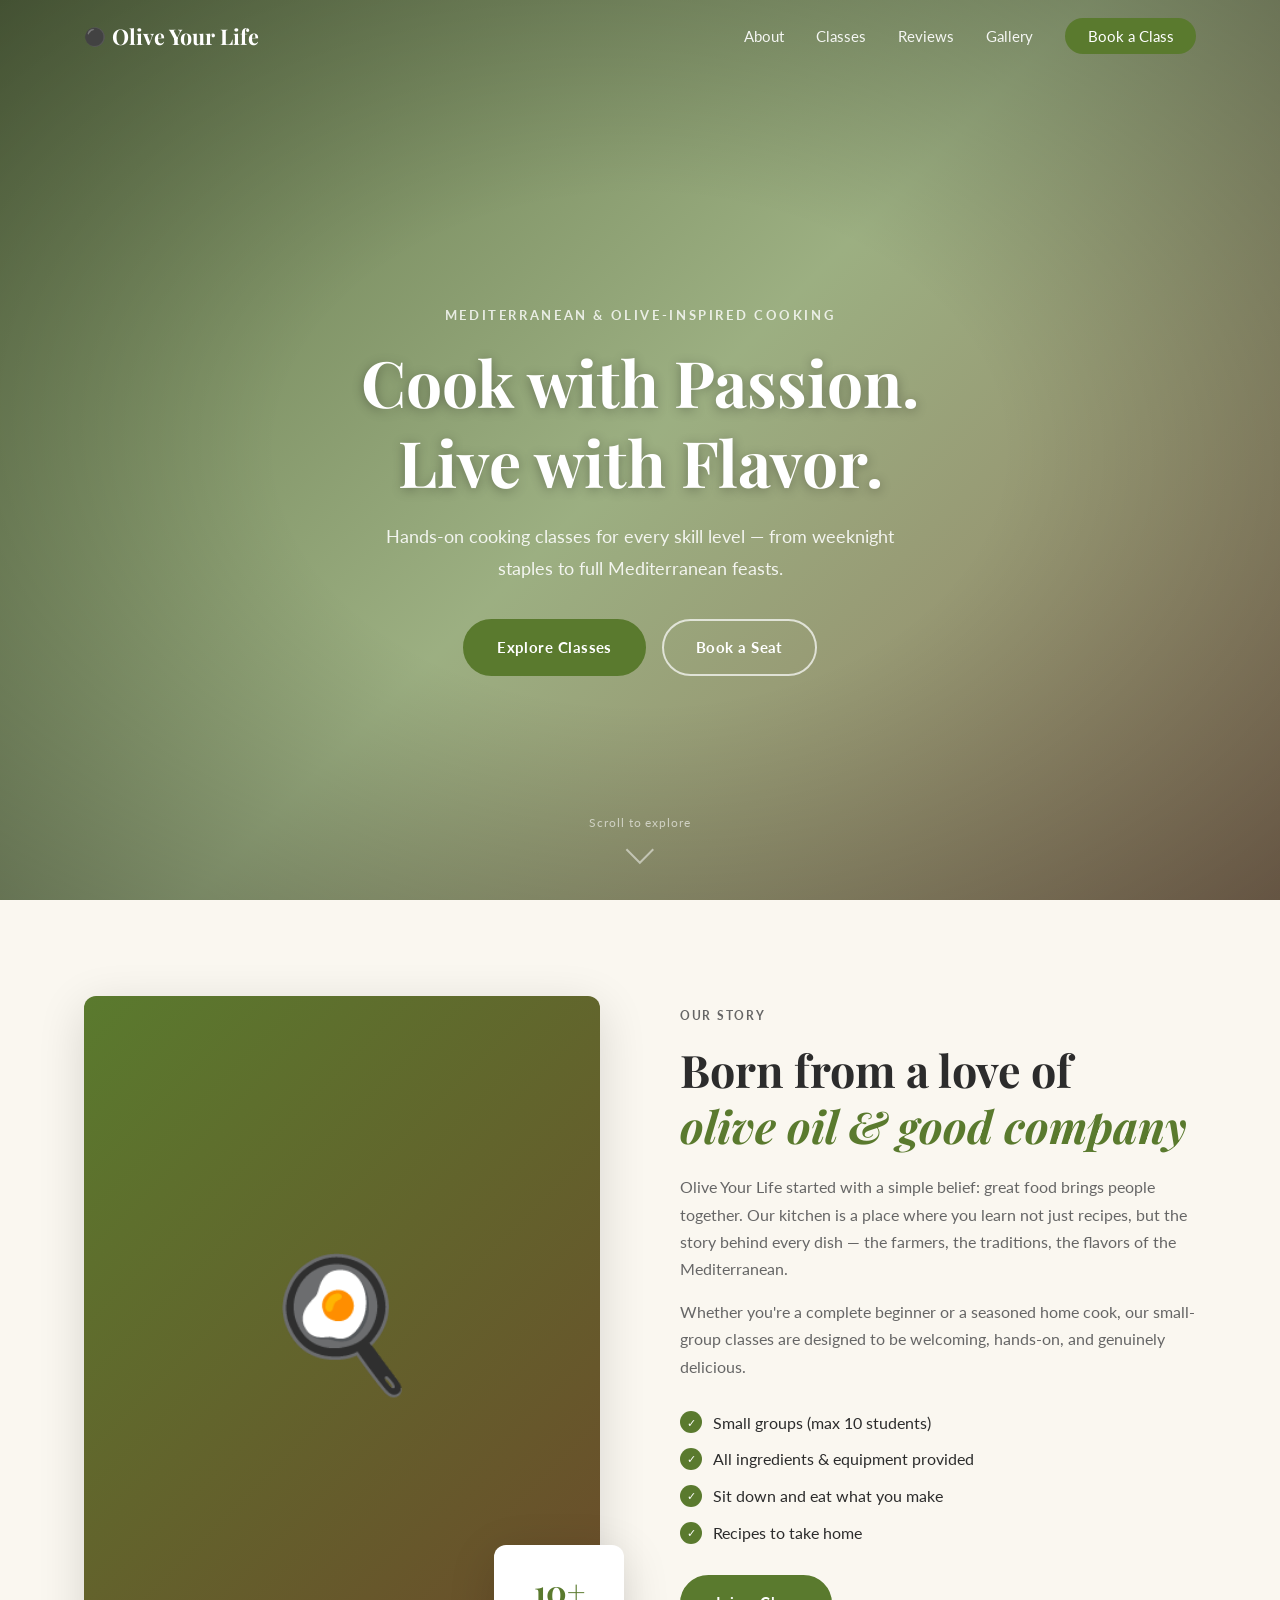
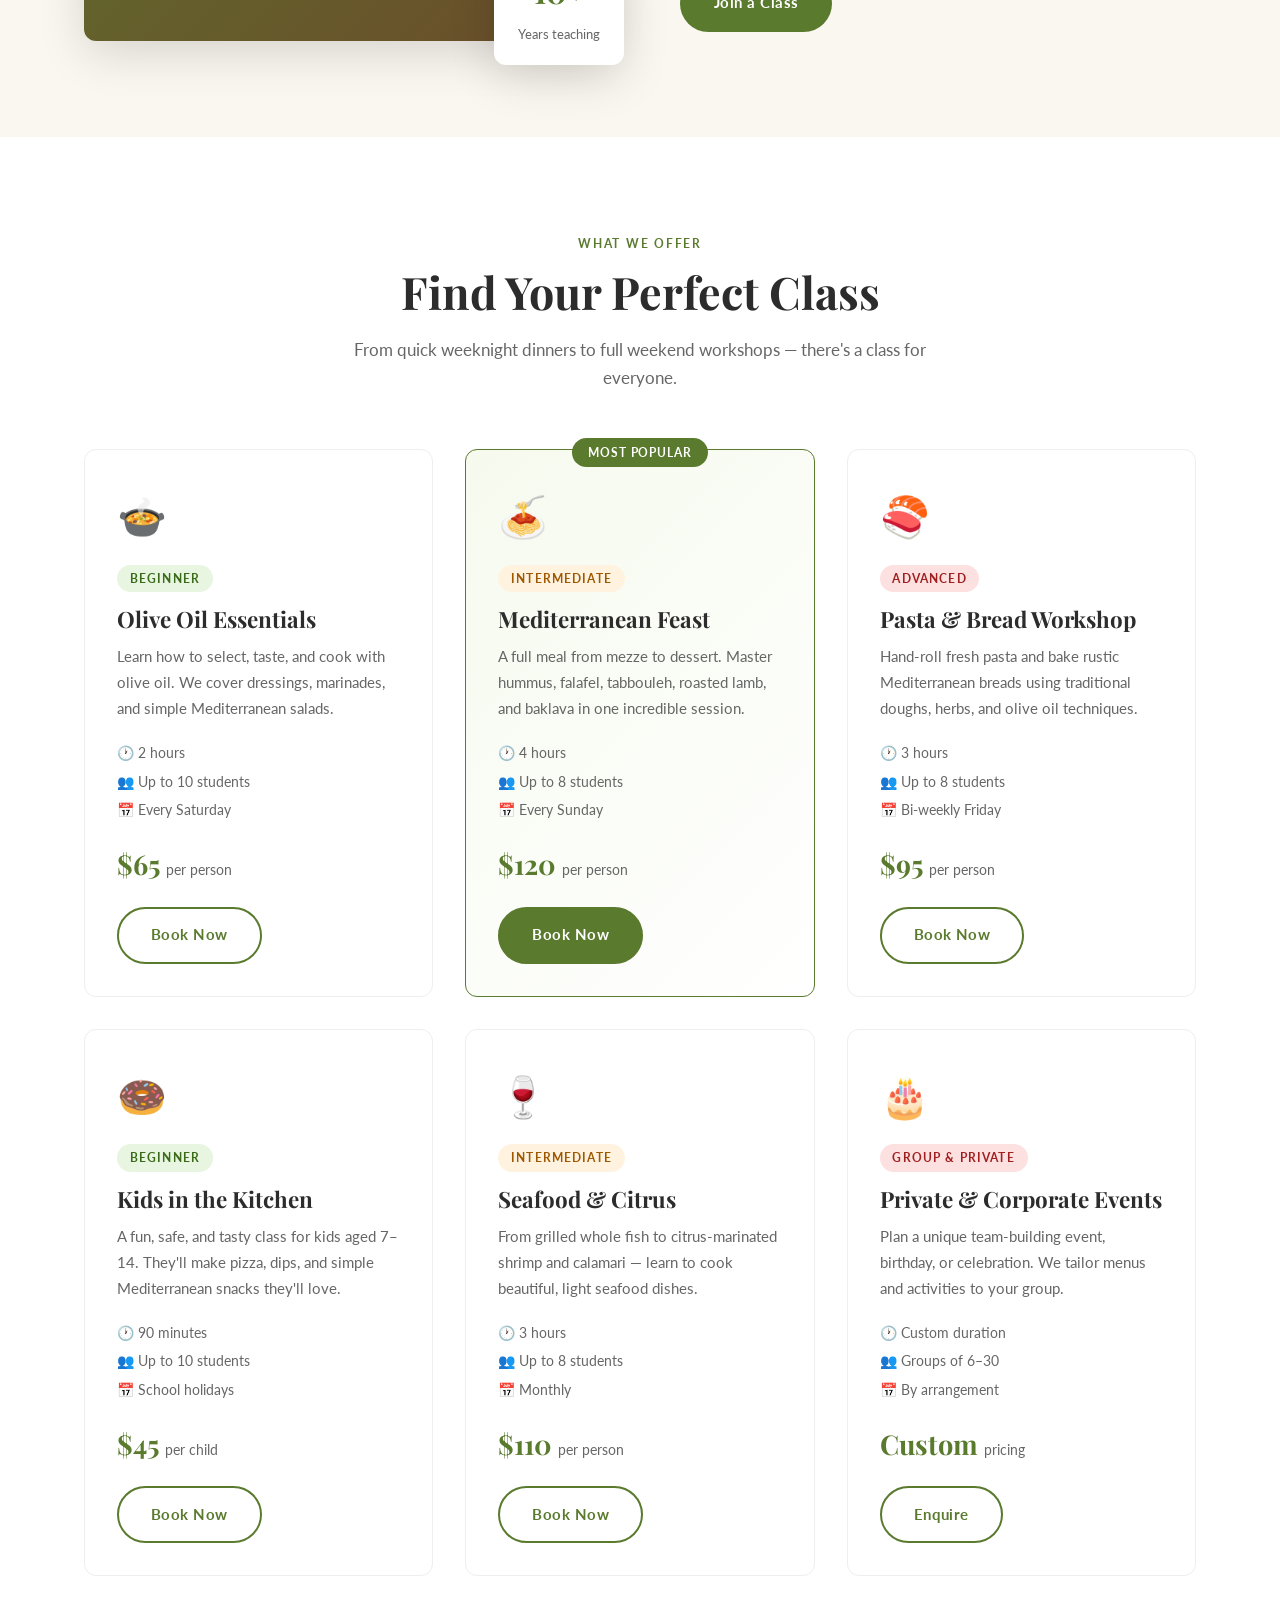
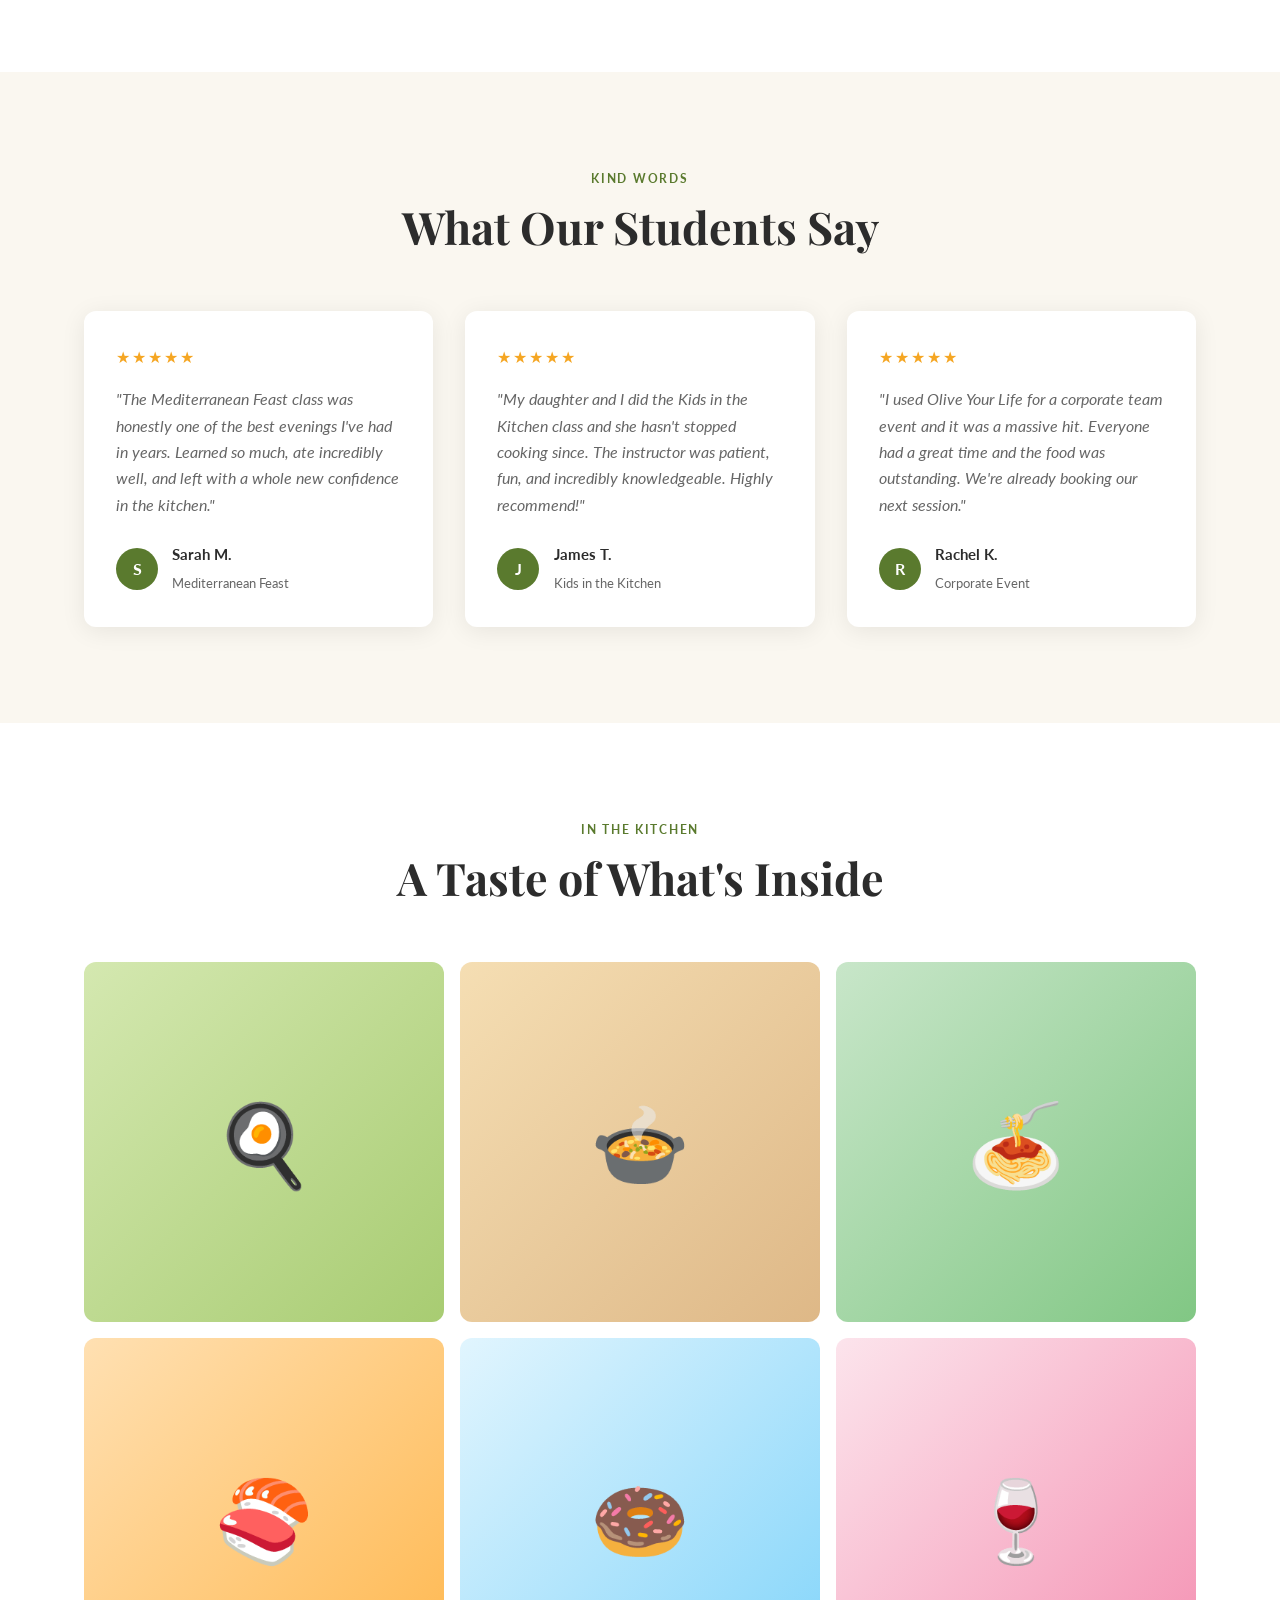
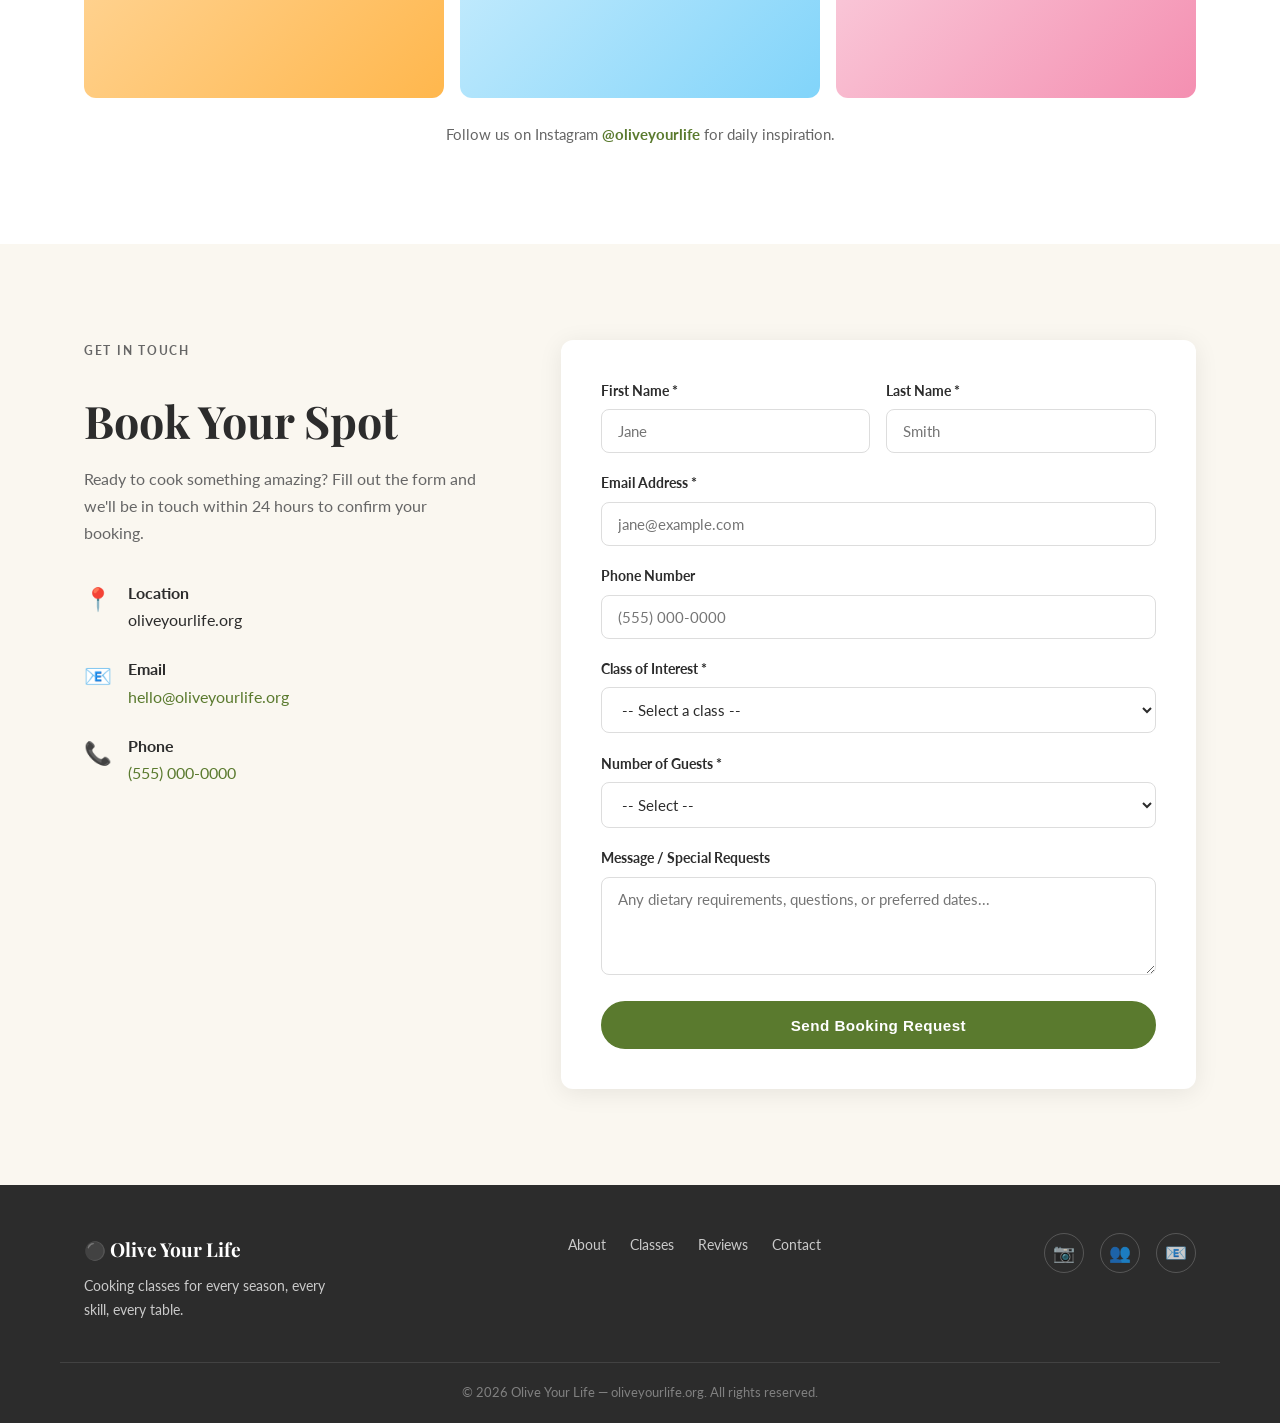
<file: index.html>
<!DOCTYPE html>
<html lang="en">
<head>
  <meta charset="UTF-8" />
  <meta name="viewport" content="width=device-width, initial-scale=1.0" />
  <title>Olive Your Life | Cooking Classes</title>
  <meta name="description" content="Discover the art of Mediterranean and olive-inspired cooking with hands-on classes for all skill levels. Join Olive Your Life cooking classes today." />
  <link rel="stylesheet" href="css/style.css" />
  <link rel="preconnect" href="https://fonts.googleapis.com" />
  <link rel="preconnect" href="https://fonts.gstatic.com" crossorigin />
  <link href="https://fonts.googleapis.com/css2?family=Playfair+Display:ital,wght@0,400;0,700;1,400&family=Lato:wght@300;400;700&display=swap" rel="stylesheet" />
</head>
<body>

  <!-- Navigation -->
  <nav class="navbar" id="navbar">
    <div class="container nav-container">
      <a href="#home" class="nav-logo">
        <span class="logo-olive">&#9899;</span> Olive Your Life
      </a>
      <button class="nav-toggle" id="navToggle" aria-label="Toggle navigation">
        <span></span><span></span><span></span>
      </button>
      <ul class="nav-links" id="navLinks">
        <li><a href="#about">About</a></li>
        <li><a href="#classes">Classes</a></li>
        <li><a href="#testimonials">Reviews</a></li>
        <li><a href="#gallery">Gallery</a></li>
        <li><a href="#contact" class="btn-nav">Book a Class</a></li>
      </ul>
    </div>
  </nav>

  <!-- Hero -->
  <section class="hero" id="home">
    <div class="hero-overlay"></div>
    <div class="container hero-content">
      <p class="hero-tagline">Mediterranean &amp; Olive-Inspired Cooking</p>
      <h1>Cook with Passion.<br />Live with Flavor.</h1>
      <p class="hero-sub">Hands-on cooking classes for every skill level — from weeknight staples to full Mediterranean feasts.</p>
      <div class="hero-buttons">
        <a href="#classes" class="btn btn-primary">Explore Classes</a>
        <a href="#contact" class="btn btn-outline">Book a Seat</a>
      </div>
    </div>
    <div class="hero-scroll-hint">
      <span>Scroll to explore</span>
      <div class="scroll-arrow"></div>
    </div>
  </section>

  <!-- About -->
  <section class="section about" id="about">
    <div class="container about-grid">
      <div class="about-image">
        <div class="about-img-placeholder">
          <span>&#127859;</span>
        </div>
        <div class="about-badge">
          <strong>10+</strong>
          <span>Years teaching</span>
        </div>
      </div>
      <div class="about-text">
        <p class="section-label">Our Story</p>
        <h2>Born from a love of<br /><em>olive oil &amp; good company</em></h2>
        <p>Olive Your Life started with a simple belief: great food brings people together. Our kitchen is a place where you learn not just recipes, but the story behind every dish — the farmers, the traditions, the flavors of the Mediterranean.</p>
        <p>Whether you're a complete beginner or a seasoned home cook, our small-group classes are designed to be welcoming, hands-on, and genuinely delicious.</p>
        <ul class="about-features">
          <li><span class="check">&#10003;</span> Small groups (max 10 students)</li>
          <li><span class="check">&#10003;</span> All ingredients &amp; equipment provided</li>
          <li><span class="check">&#10003;</span> Sit down and eat what you make</li>
          <li><span class="check">&#10003;</span> Recipes to take home</li>
        </ul>
        <a href="#contact" class="btn btn-primary">Join a Class</a>
      </div>
    </div>
  </section>

  <!-- Classes -->
  <section class="section classes" id="classes">
    <div class="container">
      <div class="section-header">
        <p class="section-label">What We Offer</p>
        <h2>Find Your Perfect Class</h2>
        <p class="section-sub">From quick weeknight dinners to full weekend workshops — there's a class for everyone.</p>
      </div>
      <div class="classes-grid">

        <div class="class-card">
          <div class="class-icon">&#127858;</div>
          <div class="class-level beginner">Beginner</div>
          <h3>Olive Oil Essentials</h3>
          <p>Learn how to select, taste, and cook with olive oil. We cover dressings, marinades, and simple Mediterranean salads.</p>
          <ul class="class-details">
            <li>&#128336; 2 hours</li>
            <li>&#128101; Up to 10 students</li>
            <li>&#128197; Every Saturday</li>
          </ul>
          <div class="class-price">$65 <span>per person</span></div>
          <a href="#contact" class="btn btn-outline-dark">Book Now</a>
        </div>

        <div class="class-card featured">
          <div class="class-badge">Most Popular</div>
          <div class="class-icon">&#127837;</div>
          <div class="class-level intermediate">Intermediate</div>
          <h3>Mediterranean Feast</h3>
          <p>A full meal from mezze to dessert. Master hummus, falafel, tabbouleh, roasted lamb, and baklava in one incredible session.</p>
          <ul class="class-details">
            <li>&#128336; 4 hours</li>
            <li>&#128101; Up to 8 students</li>
            <li>&#128197; Every Sunday</li>
          </ul>
          <div class="class-price">$120 <span>per person</span></div>
          <a href="#contact" class="btn btn-primary">Book Now</a>
        </div>

        <div class="class-card">
          <div class="class-icon">&#127843;</div>
          <div class="class-level advanced">Advanced</div>
          <h3>Pasta &amp; Bread Workshop</h3>
          <p>Hand-roll fresh pasta and bake rustic Mediterranean breads using traditional doughs, herbs, and olive oil techniques.</p>
          <ul class="class-details">
            <li>&#128336; 3 hours</li>
            <li>&#128101; Up to 8 students</li>
            <li>&#128197; Bi-weekly Friday</li>
          </ul>
          <div class="class-price">$95 <span>per person</span></div>
          <a href="#contact" class="btn btn-outline-dark">Book Now</a>
        </div>

        <div class="class-card">
          <div class="class-icon">&#127849;</div>
          <div class="class-level beginner">Beginner</div>
          <h3>Kids in the Kitchen</h3>
          <p>A fun, safe, and tasty class for kids aged 7–14. They'll make pizza, dips, and simple Mediterranean snacks they'll love.</p>
          <ul class="class-details">
            <li>&#128336; 90 minutes</li>
            <li>&#128101; Up to 10 students</li>
            <li>&#128197; School holidays</li>
          </ul>
          <div class="class-price">$45 <span>per child</span></div>
          <a href="#contact" class="btn btn-outline-dark">Book Now</a>
        </div>

        <div class="class-card">
          <div class="class-icon">&#127863;</div>
          <div class="class-level intermediate">Intermediate</div>
          <h3>Seafood &amp; Citrus</h3>
          <p>From grilled whole fish to citrus-marinated shrimp and calamari — learn to cook beautiful, light seafood dishes.</p>
          <ul class="class-details">
            <li>&#128336; 3 hours</li>
            <li>&#128101; Up to 8 students</li>
            <li>&#128197; Monthly</li>
          </ul>
          <div class="class-price">$110 <span>per person</span></div>
          <a href="#contact" class="btn btn-outline-dark">Book Now</a>
        </div>

        <div class="class-card">
          <div class="class-icon">&#127874;</div>
          <div class="class-level advanced">Group &amp; Private</div>
          <h3>Private &amp; Corporate Events</h3>
          <p>Plan a unique team-building event, birthday, or celebration. We tailor menus and activities to your group.</p>
          <ul class="class-details">
            <li>&#128336; Custom duration</li>
            <li>&#128101; Groups of 6–30</li>
            <li>&#128197; By arrangement</li>
          </ul>
          <div class="class-price">Custom <span>pricing</span></div>
          <a href="#contact" class="btn btn-outline-dark">Enquire</a>
        </div>

      </div>
    </div>
  </section>

  <!-- Testimonials -->
  <section class="section testimonials" id="testimonials">
    <div class="container">
      <div class="section-header">
        <p class="section-label">Kind Words</p>
        <h2>What Our Students Say</h2>
      </div>
      <div class="testimonials-grid">

        <div class="testimonial-card">
          <div class="stars">&#9733;&#9733;&#9733;&#9733;&#9733;</div>
          <p>"The Mediterranean Feast class was honestly one of the best evenings I've had in years. Learned so much, ate incredibly well, and left with a whole new confidence in the kitchen."</p>
          <div class="testimonial-author">
            <div class="author-avatar">S</div>
            <div>
              <strong>Sarah M.</strong>
              <span>Mediterranean Feast</span>
            </div>
          </div>
        </div>

        <div class="testimonial-card">
          <div class="stars">&#9733;&#9733;&#9733;&#9733;&#9733;</div>
          <p>"My daughter and I did the Kids in the Kitchen class and she hasn't stopped cooking since. The instructor was patient, fun, and incredibly knowledgeable. Highly recommend!"</p>
          <div class="testimonial-author">
            <div class="author-avatar">J</div>
            <div>
              <strong>James T.</strong>
              <span>Kids in the Kitchen</span>
            </div>
          </div>
        </div>

        <div class="testimonial-card">
          <div class="stars">&#9733;&#9733;&#9733;&#9733;&#9733;</div>
          <p>"I used Olive Your Life for a corporate team event and it was a massive hit. Everyone had a great time and the food was outstanding. We're already booking our next session."</p>
          <div class="testimonial-author">
            <div class="author-avatar">R</div>
            <div>
              <strong>Rachel K.</strong>
              <span>Corporate Event</span>
            </div>
          </div>
        </div>

      </div>
    </div>
  </section>

  <!-- Gallery -->
  <section class="section gallery" id="gallery">
    <div class="container">
      <div class="section-header">
        <p class="section-label">In the Kitchen</p>
        <h2>A Taste of What's Inside</h2>
      </div>
      <div class="gallery-grid">
        <div class="gallery-item g1"><span>&#127859;</span></div>
        <div class="gallery-item g2"><span>&#127858;</span></div>
        <div class="gallery-item g3"><span>&#127837;</span></div>
        <div class="gallery-item g4"><span>&#127843;</span></div>
        <div class="gallery-item g5"><span>&#127849;</span></div>
        <div class="gallery-item g6"><span>&#127863;</span></div>
      </div>
      <p class="gallery-note">Follow us on Instagram <a href="#" target="_blank">@oliveyourlife</a> for daily inspiration.</p>
    </div>
  </section>

  <!-- Contact / Book -->
  <section class="section contact" id="contact">
    <div class="container contact-grid">
      <div class="contact-info">
        <p class="section-label">Get in Touch</p>
        <h2>Book Your Spot</h2>
        <p>Ready to cook something amazing? Fill out the form and we'll be in touch within 24 hours to confirm your booking.</p>
        <ul class="contact-details">
          <li>
            <span class="contact-icon">&#128205;</span>
            <div>
              <strong>Location</strong><br />
              oliveyourlife.org
            </div>
          </li>
          <li>
            <span class="contact-icon">&#128231;</span>
            <div>
              <strong>Email</strong><br />
              <a href="mailto:hello@oliveyourlife.org">hello@oliveyourlife.org</a>
            </div>
          </li>
          <li>
            <span class="contact-icon">&#128222;</span>
            <div>
              <strong>Phone</strong><br />
              <a href="tel:+1-555-000-0000">(555) 000-0000</a>
            </div>
          </li>
        </ul>
      </div>
      <form class="contact-form" id="contactForm" novalidate>
        <div class="form-row">
          <div class="form-group">
            <label for="firstName">First Name *</label>
            <input type="text" id="firstName" name="firstName" required placeholder="Jane" />
          </div>
          <div class="form-group">
            <label for="lastName">Last Name *</label>
            <input type="text" id="lastName" name="lastName" required placeholder="Smith" />
          </div>
        </div>
        <div class="form-group">
          <label for="email">Email Address *</label>
          <input type="email" id="email" name="email" required placeholder="jane@example.com" />
        </div>
        <div class="form-group">
          <label for="phone">Phone Number</label>
          <input type="tel" id="phone" name="phone" placeholder="(555) 000-0000" />
        </div>
        <div class="form-group">
          <label for="classSelect">Class of Interest *</label>
          <select id="classSelect" name="classSelect" required>
            <option value="">-- Select a class --</option>
            <option>Olive Oil Essentials</option>
            <option>Mediterranean Feast</option>
            <option>Pasta &amp; Bread Workshop</option>
            <option>Kids in the Kitchen</option>
            <option>Seafood &amp; Citrus</option>
            <option>Private / Corporate Event</option>
          </select>
        </div>
        <div class="form-group">
          <label for="guests">Number of Guests *</label>
          <select id="guests" name="guests" required>
            <option value="">-- Select --</option>
            <option>1</option>
            <option>2</option>
            <option>3</option>
            <option>4</option>
            <option>5+</option>
          </select>
        </div>
        <div class="form-group">
          <label for="message">Message / Special Requests</label>
          <textarea id="message" name="message" rows="4" placeholder="Any dietary requirements, questions, or preferred dates..."></textarea>
        </div>
        <button type="submit" class="btn btn-primary btn-full">Send Booking Request</button>
        <div class="form-success" id="formSuccess">
          &#127859; Thank you! We'll be in touch within 24 hours.
        </div>
      </form>
    </div>
  </section>

  <!-- Footer -->
  <footer class="footer">
    <div class="container footer-inner">
      <div class="footer-brand">
        <span class="logo-olive">&#9899;</span> <strong>Olive Your Life</strong>
        <p>Cooking classes for every season, every skill, every table.</p>
      </div>
      <div class="footer-links">
        <a href="#about">About</a>
        <a href="#classes">Classes</a>
        <a href="#testimonials">Reviews</a>
        <a href="#contact">Contact</a>
      </div>
      <div class="footer-social">
        <a href="#" aria-label="Instagram">&#128247;</a>
        <a href="#" aria-label="Facebook">&#128101;</a>
        <a href="#" aria-label="Email">&#128231;</a>
      </div>
    </div>
    <div class="footer-bottom">
      <p>&copy; 2026 Olive Your Life &mdash; oliveyourlife.org. All rights reserved.</p>
    </div>
  </footer>

  <script src="js/main.js"></script>
</body>
</html>
</file>
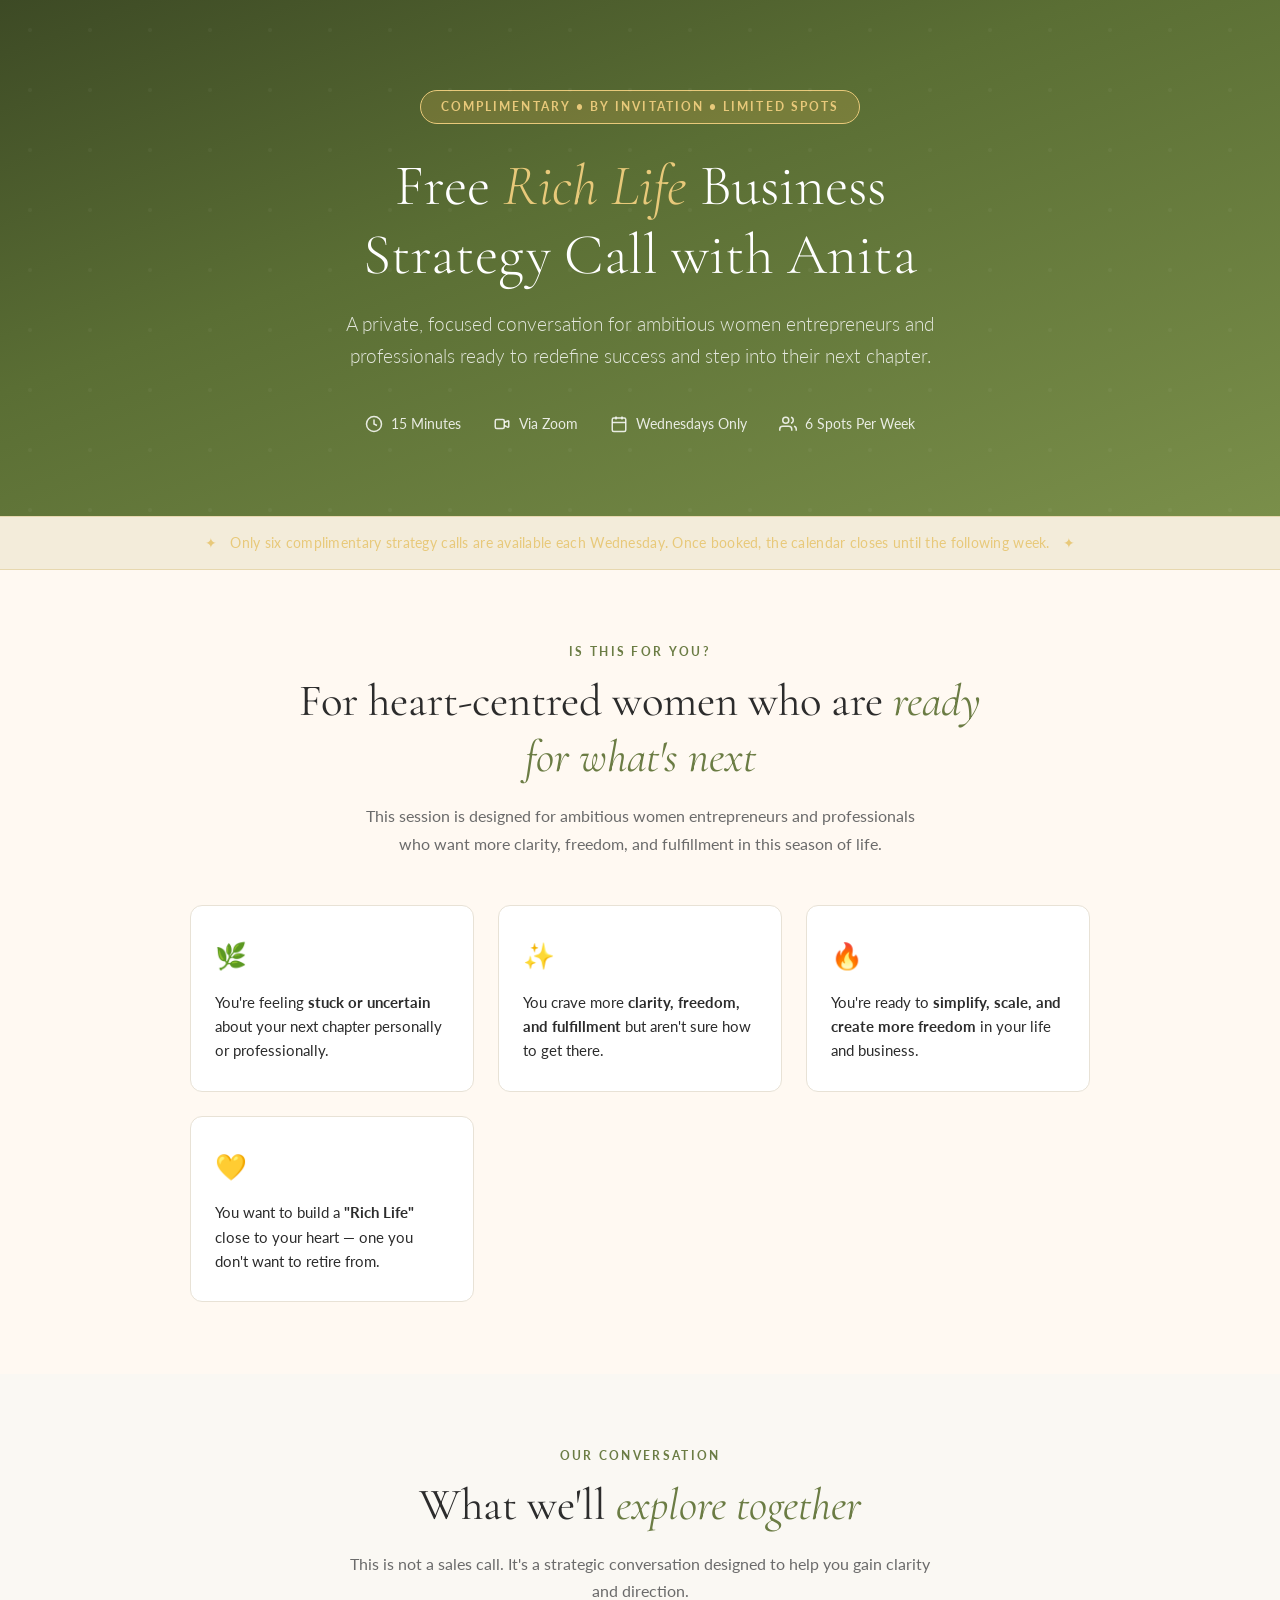
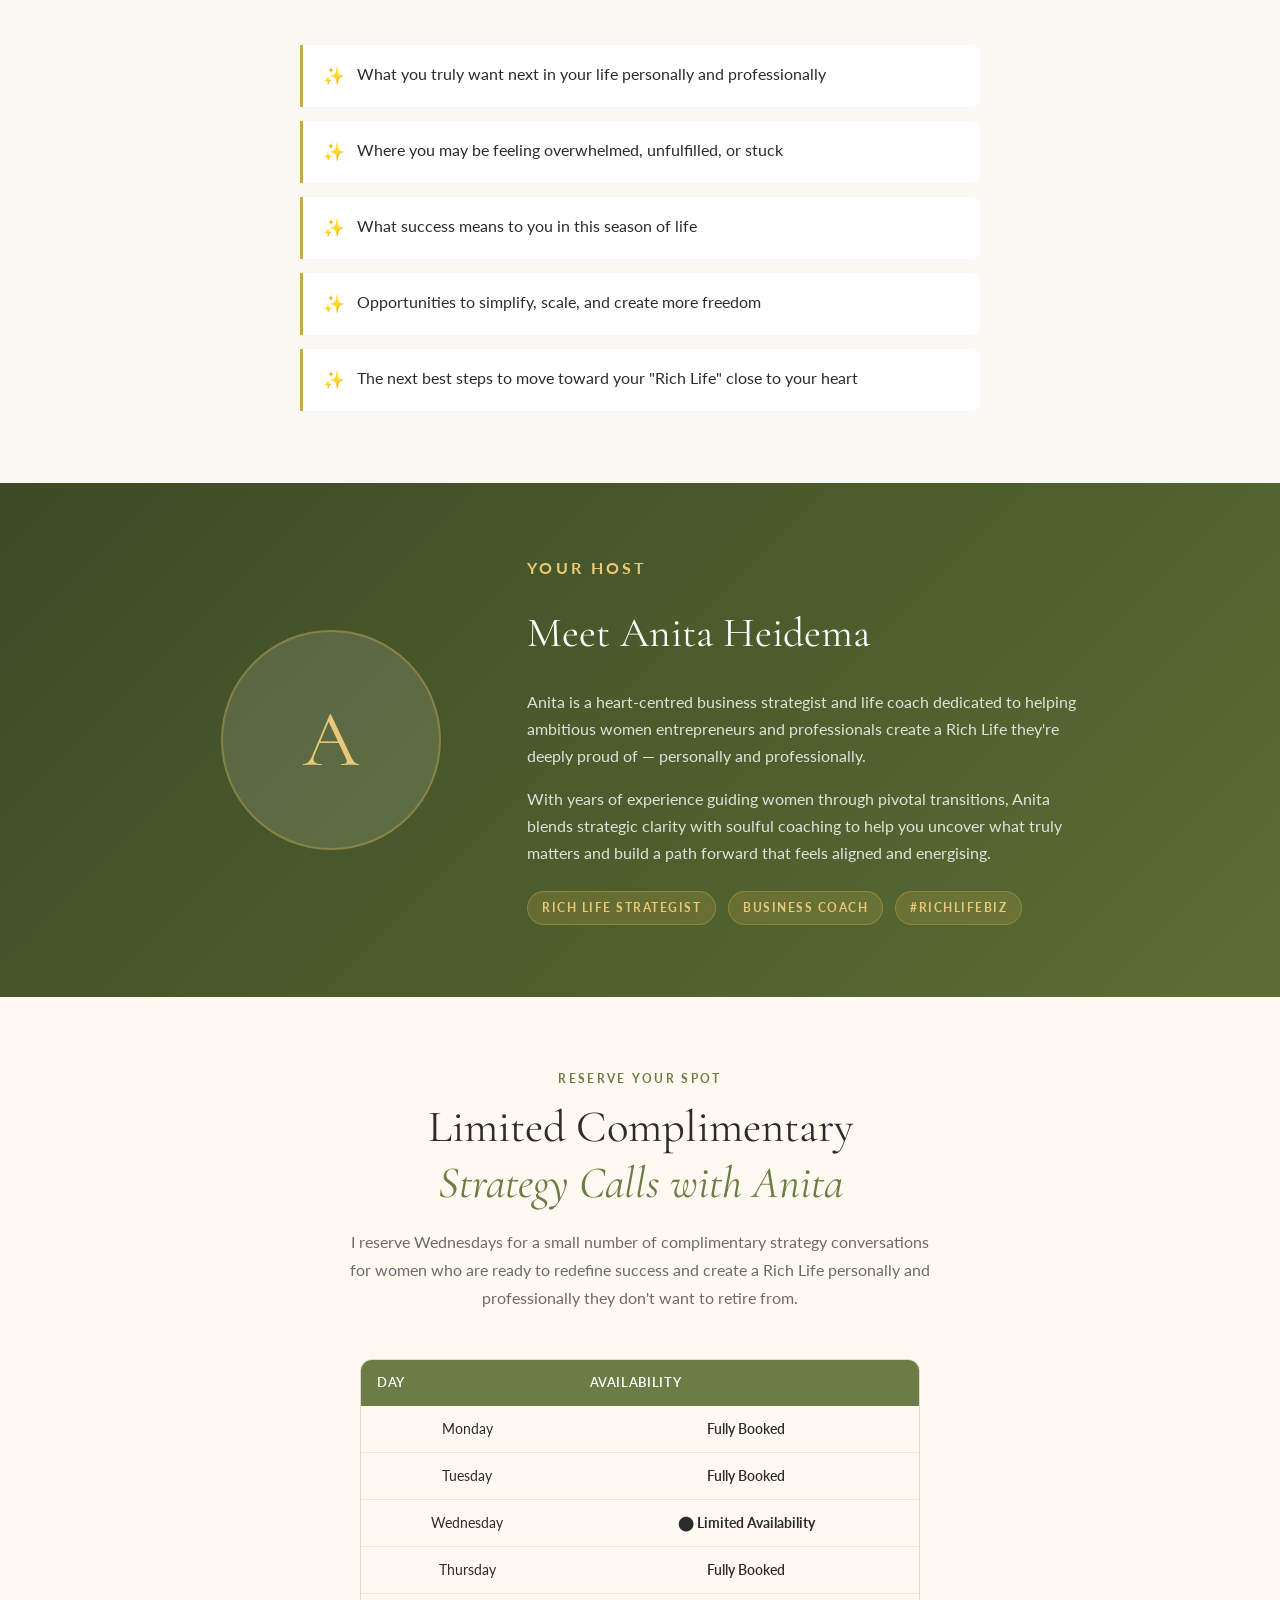
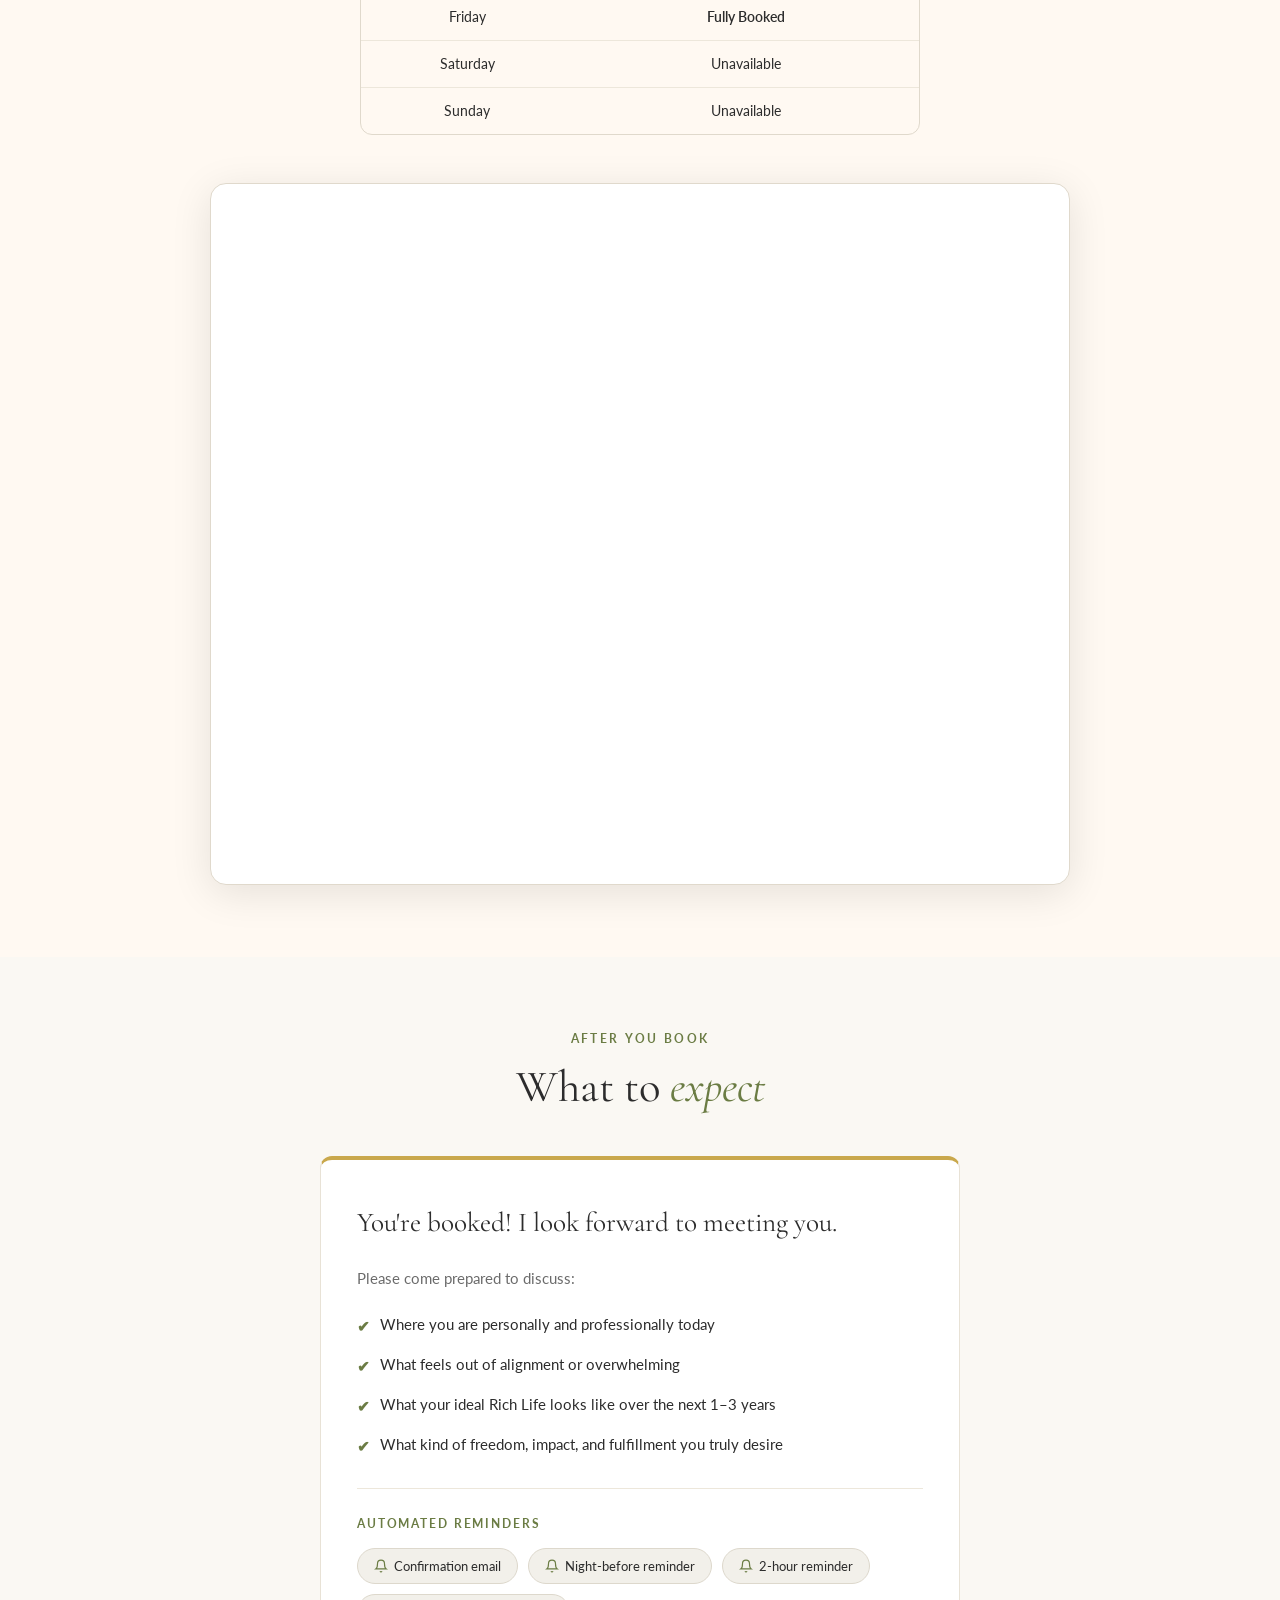
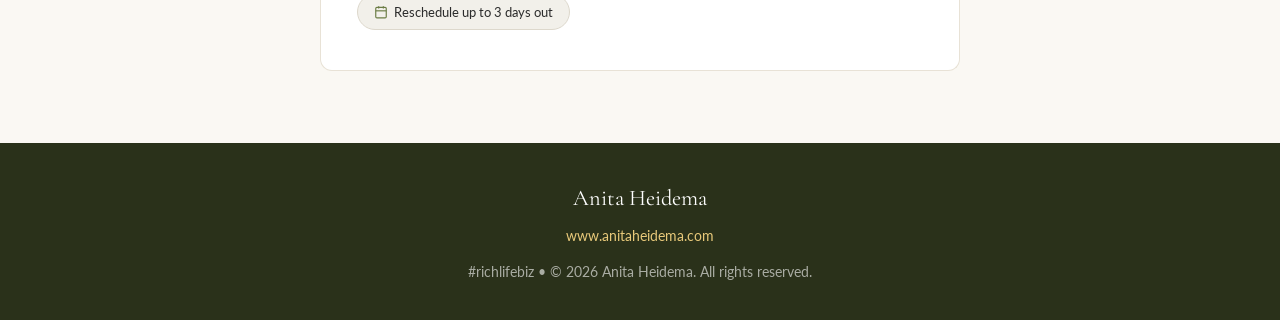
<file: olive-your-life/index.html>
<!DOCTYPE html>
<html lang="en">
<head>
  <meta charset="UTF-8" />
  <meta name="viewport" content="width=device-width, initial-scale=1.0" />
  <title>Free Rich Life Business Strategy Call with Anita</title>
  <link href="https://fonts.googleapis.com/css2?family=Cormorant+Garamond:ital,wght@0,300;0,400;0,600;1,300;1,400&family=Lato:wght@300;400;700&display=swap" rel="stylesheet" />
  <style>
    *, *::before, *::after { box-sizing: border-box; margin: 0; padding: 0; }

    :root {
      --olive: #6b7c44;
      --olive-light: #8a9d5a;
      --olive-dark: #4e5c30;
      --cream: #faf8f3;
      --warm-white: #fff9f2;
      --gold: #c9a84c;
      --gold-light: #e8c97a;
      --charcoal: #2c2c2c;
      --text-muted: #6b6b6b;
    }

    html { scroll-behavior: smooth; }

    body {
      font-family: 'Lato', sans-serif;
      background-color: var(--cream);
      color: var(--charcoal);
      line-height: 1.7;
    }

    .hero {
      background: linear-gradient(160deg, #3d4a25 0%, #5a6e34 40%, #7a8f4a 100%);
      color: #fff;
      padding: 90px 24px 80px;
      text-align: center;
      position: relative;
      overflow: hidden;
    }

    .hero::before {
      content: '';
      position: absolute;
      inset: 0;
      background: url("data:image/svg+xml,%3Csvg width='60' height='60' viewBox='0 0 60 60' xmlns='http://www.w3.org/2000/svg'%3E%3Cg fill='none' fill-rule='evenodd'%3E%3Cg fill='%23ffffff' fill-opacity='0.04'%3E%3Ccircle cx='30' cy='30' r='2'/%3E%3C/g%3E%3C/g%3E%3C/svg%3E");
      pointer-events: none;
    }

    .hero-badge {
      display: inline-block;
      background: rgba(201,168,76,0.25);
      border: 1px solid var(--gold-light);
      color: var(--gold-light);
      font-size: 0.72rem;
      font-weight: 700;
      letter-spacing: 0.18em;
      text-transform: uppercase;
      padding: 6px 20px;
      border-radius: 100px;
      margin-bottom: 28px;
    }

    .hero h1 {
      font-family: 'Cormorant Garamond', serif;
      font-size: clamp(2.2rem, 5vw, 3.6rem);
      font-weight: 300;
      line-height: 1.2;
      margin-bottom: 10px;
    }

    .hero h1 em { font-style: italic; color: var(--gold-light); }

    .hero-sub {
      font-size: clamp(1rem, 2vw, 1.18rem);
      font-weight: 300;
      color: rgba(255,255,255,0.82);
      max-width: 640px;
      margin: 18px auto 0;
    }

    .hero-meta {
      display: flex;
      justify-content: center;
      gap: 32px;
      margin-top: 40px;
      flex-wrap: wrap;
    }

    .hero-meta-item {
      display: flex;
      align-items: center;
      gap: 8px;
      font-size: 0.9rem;
      color: rgba(255,255,255,0.85);
    }

    .hero-meta-item svg { width: 18px; height: 18px; flex-shrink: 0; }

    .scarcity-bar {
      background: rgba(201,168,76,0.15);
      border-top: 1px solid rgba(201,168,76,0.3);
      border-bottom: 1px solid rgba(201,168,76,0.3);
      padding: 14px 24px;
      text-align: center;
      color: var(--gold-light);
      font-size: 0.88rem;
      letter-spacing: 0.02em;
    }

    .container { max-width: 1080px; margin: 0 auto; padding: 0 24px; }
    section { padding: 72px 24px; }

    .for-whom { background: var(--warm-white); text-align: center; }

    .section-label {
      font-size: 0.72rem;
      font-weight: 700;
      letter-spacing: 0.2em;
      text-transform: uppercase;
      color: var(--olive);
      margin-bottom: 12px;
    }

    .section-title {
      font-family: 'Cormorant Garamond', serif;
      font-size: clamp(1.8rem, 4vw, 2.8rem);
      font-weight: 400;
      line-height: 1.25;
      color: var(--charcoal);
      max-width: 700px;
      margin: 0 auto 16px;
    }

    .section-title em { font-style: italic; color: var(--olive); }

    .section-intro {
      color: var(--text-muted);
      max-width: 580px;
      margin: 0 auto 48px;
      font-size: 1.02rem;
    }

    .for-whom-grid {
      display: grid;
      grid-template-columns: repeat(auto-fit, minmax(240px, 1fr));
      gap: 24px;
      max-width: 900px;
      margin: 0 auto;
    }

    .for-whom-card {
      background: #fff;
      border: 1px solid #e8e2d6;
      border-radius: 12px;
      padding: 28px 24px;
      text-align: left;
    }

    .for-whom-card .icon { font-size: 1.6rem; margin-bottom: 12px; }
    .for-whom-card p { font-size: 0.95rem; color: var(--charcoal); line-height: 1.6; }

    .explore { background: var(--cream); text-align: center; }

    .explore-list {
      list-style: none;
      max-width: 680px;
      margin: 0 auto;
      display: flex;
      flex-direction: column;
      gap: 14px;
    }

    .explore-list li {
      background: #fff;
      border-left: 3px solid var(--gold);
      border-radius: 0 8px 8px 0;
      padding: 16px 20px;
      text-align: left;
      font-size: 0.97rem;
      color: var(--charcoal);
      display: flex;
      align-items: flex-start;
      gap: 12px;
    }

    .explore-list li span.spark { font-size: 1.1rem; flex-shrink: 0; }

    .about {
      background: linear-gradient(135deg, #3d4a25 0%, #5a6e34 100%);
      color: #fff;
    }

    .about-inner {
      max-width: 900px;
      margin: 0 auto;
      display: grid;
      grid-template-columns: 1fr 2fr;
      gap: 56px;
      align-items: center;
    }

    .about-avatar {
      width: 100%;
      aspect-ratio: 1;
      border-radius: 50%;
      background: rgba(255,255,255,0.12);
      display: flex;
      align-items: center;
      justify-content: center;
      font-family: 'Cormorant Garamond', serif;
      font-size: 5rem;
      color: var(--gold-light);
      border: 2px solid rgba(201,168,76,0.4);
      max-width: 220px;
      margin: 0 auto;
    }

    .about .section-label { color: var(--gold-light); }

    .about h2 {
      font-family: 'Cormorant Garamond', serif;
      font-size: clamp(1.8rem, 3.5vw, 2.6rem);
      font-weight: 400;
      margin-bottom: 20px;
      color: #fff;
    }

    .about p {
      color: rgba(255,255,255,0.82);
      font-size: 0.97rem;
      line-height: 1.75;
      margin-bottom: 16px;
    }

    .about-tag {
      display: inline-block;
      background: rgba(201,168,76,0.2);
      border: 1px solid rgba(201,168,76,0.4);
      color: var(--gold-light);
      font-size: 0.78rem;
      font-weight: 700;
      letter-spacing: 0.12em;
      text-transform: uppercase;
      padding: 5px 14px;
      border-radius: 100px;
      margin-right: 8px;
      margin-top: 8px;
    }

    .booking { background: var(--warm-white); text-align: center; }
    .booking-header { max-width: 680px; margin: 0 auto 48px; }

    .availability-table {
      max-width: 560px;
      margin: 0 auto 48px;
      border: 1px solid #e0d9cc;
      border-radius: 12px;
      overflow: hidden;
      font-size: 0.88rem;
    }

    .availability-table table { width: 100%; border-collapse: collapse; }

    .availability-table th {
      background: var(--olive);
      color: #fff;
      padding: 12px 16px;
      text-align: left;
      font-weight: 600;
      letter-spacing: 0.05em;
      font-size: 0.8rem;
      text-transform: uppercase;
    }

    .availability-table td {
      padding: 11px 16px;
      border-bottom: 1px solid #ede7db;
      color: var(--charcoal);
    }

    .availability-table tr:last-child td { border-bottom: none; }

    .status-booked { color: #b5451b; font-weight: 600; }
    .status-available { color: var(--olive); font-weight: 700; }
    .status-unavail { color: #aaa; }

    .calendar-embed-wrap {
      max-width: 860px;
      margin: 0 auto;
      border-radius: 16px;
      overflow: hidden;
      box-shadow: 0 8px 40px rgba(0,0,0,0.10);
      border: 1px solid #e0d9cc;
      background: #fff;
    }

    .calendar-embed-wrap iframe {
      width: 100%;
      min-height: 700px;
      border: none;
      display: block;
    }

    .confirm { background: var(--cream); text-align: center; }

    .confirm-card {
      max-width: 640px;
      margin: 40px auto 0;
      background: #fff;
      border: 1px solid #e8e2d6;
      border-top: 4px solid var(--gold);
      border-radius: 12px;
      padding: 40px 36px;
      text-align: left;
    }

    .confirm-card h3 {
      font-family: 'Cormorant Garamond', serif;
      font-size: 1.7rem;
      font-weight: 400;
      margin-bottom: 20px;
      color: var(--charcoal);
    }

    .confirm-card ul { list-style: none; display: flex; flex-direction: column; gap: 12px; }

    .confirm-card ul li {
      display: flex;
      align-items: flex-start;
      gap: 10px;
      font-size: 0.95rem;
      color: var(--charcoal);
    }

    .confirm-card ul li::before {
      content: '\2714';
      color: var(--olive);
      font-weight: 700;
      flex-shrink: 0;
      margin-top: 2px;
    }

    .reminders { margin-top: 28px; padding-top: 24px; border-top: 1px solid #ede7db; }

    .reminders h4 {
      font-size: 0.78rem;
      font-weight: 700;
      letter-spacing: 0.15em;
      text-transform: uppercase;
      color: var(--olive);
      margin-bottom: 14px;
    }

    .reminder-chips { display: flex; flex-wrap: wrap; gap: 10px; }

    .chip {
      background: #f2f0ea;
      border: 1px solid #ddd8cc;
      border-radius: 100px;
      padding: 6px 16px;
      font-size: 0.82rem;
      color: var(--charcoal);
      display: flex;
      align-items: center;
      gap: 6px;
    }

    .chip svg { width: 14px; height: 14px; color: var(--olive); }

    footer {
      background: #2a311a;
      color: rgba(255,255,255,0.6);
      text-align: center;
      padding: 36px 24px;
      font-size: 0.85rem;
    }

    footer a { color: var(--gold-light); text-decoration: none; }
    footer a:hover { text-decoration: underline; }

    .footer-name {
      font-family: 'Cormorant Garamond', serif;
      font-size: 1.4rem;
      color: #fff;
      margin-bottom: 8px;
      display: block;
    }

    @media (max-width: 640px) {
      .about-inner { grid-template-columns: 1fr; text-align: center; }
      .about-avatar { max-width: 140px; }
      .confirm-card { padding: 28px 20px; }
    }
  </style>
</head>
<body>

<header class="hero">
  <div class="hero-badge">Complimentary &bull; By Invitation &bull; Limited Spots</div>
  <h1>Free <em>Rich Life</em> Business<br>Strategy Call with Anita</h1>
  <p class="hero-sub">
    A private, focused conversation for ambitious women entrepreneurs and professionals
    ready to redefine success and step into their next chapter.
  </p>
  <div class="hero-meta">
    <span class="hero-meta-item">
      <svg viewBox="0 0 24 24" fill="none" stroke="currentColor" stroke-width="2"><circle cx="12" cy="12" r="10"/><polyline points="12 6 12 12 16 14"/></svg>
      15 Minutes
    </span>
    <span class="hero-meta-item">
      <svg viewBox="0 0 24 24" fill="none" stroke="currentColor" stroke-width="2"><path d="M15 10l4.553-2.069A1 1 0 0121 8.82v6.36a1 1 0 01-1.447.894L15 14"/><rect x="3" y="6" width="12" height="12" rx="2"/></svg>
      Via Zoom
    </span>
    <span class="hero-meta-item">
      <svg viewBox="0 0 24 24" fill="none" stroke="currentColor" stroke-width="2"><rect x="3" y="4" width="18" height="18" rx="2"/><line x1="16" y1="2" x2="16" y2="6"/><line x1="8" y1="2" x2="8" y2="6"/><line x1="3" y1="10" x2="21" y2="10"/></svg>
      Wednesdays Only
    </span>
    <span class="hero-meta-item">
      <svg viewBox="0 0 24 24" fill="none" stroke="currentColor" stroke-width="2"><path d="M17 21v-2a4 4 0 00-4-4H5a4 4 0 00-4 4v2"/><circle cx="9" cy="7" r="4"/><path d="M23 21v-2a4 4 0 00-3-3.87M16 3.13a4 4 0 010 7.75"/></svg>
      6 Spots Per Week
    </span>
  </div>
</header>

<div class="scarcity-bar">
  &#10022; &nbsp; Only six complimentary strategy calls are available each Wednesday. Once booked, the calendar closes until the following week. &nbsp; &#10022;
</div>

<section class="for-whom">
  <div class="container">
    <p class="section-label">Is This For You?</p>
    <h2 class="section-title">For heart-centred women who are <em>ready for what's next</em></h2>
    <p class="section-intro">
      This session is designed for ambitious women entrepreneurs and professionals who want more clarity, freedom, and fulfillment in this season of life.
    </p>
    <div class="for-whom-grid">
      <div class="for-whom-card">
        <div class="icon">&#127807;</div>
        <p>You're feeling <strong>stuck or uncertain</strong> about your next chapter personally or professionally.</p>
      </div>
      <div class="for-whom-card">
        <div class="icon">&#10024;</div>
        <p>You crave more <strong>clarity, freedom, and fulfillment</strong> but aren't sure how to get there.</p>
      </div>
      <div class="for-whom-card">
        <div class="icon">&#128293;</div>
        <p>You're ready to <strong>simplify, scale, and create more freedom</strong> in your life and business.</p>
      </div>
      <div class="for-whom-card">
        <div class="icon">&#128155;</div>
        <p>You want to build a <strong>"Rich Life"</strong> close to your heart — one you don't want to retire from.</p>
      </div>
    </div>
  </div>
</section>

<section class="explore">
  <div class="container">
    <p class="section-label">Our Conversation</p>
    <h2 class="section-title">What we'll <em>explore together</em></h2>
    <p class="section-intro" style="margin-bottom:40px;">
      This is not a sales call. It's a strategic conversation designed to help you gain clarity and direction.
    </p>
    <ul class="explore-list">
      <li><span class="spark">&#10024;</span> What you truly want next in your life personally and professionally</li>
      <li><span class="spark">&#10024;</span> Where you may be feeling overwhelmed, unfulfilled, or stuck</li>
      <li><span class="spark">&#10024;</span> What success means to you in this season of life</li>
      <li><span class="spark">&#10024;</span> Opportunities to simplify, scale, and create more freedom</li>
      <li><span class="spark">&#10024;</span> The next best steps to move toward your "Rich Life" close to your heart</li>
    </ul>
  </div>
</section>

<section class="about">
  <div class="about-inner">
    <div class="about-avatar">A</div>
    <div>
      <p class="section-label">Your Host</p>
      <h2>Meet Anita Heidema</h2>
      <p>
        Anita is a heart-centred business strategist and life coach dedicated to helping ambitious women entrepreneurs and professionals create a Rich Life they're deeply proud of — personally and professionally.
      </p>
      <p>
        With years of experience guiding women through pivotal transitions, Anita blends strategic clarity with soulful coaching to help you uncover what truly matters and build a path forward that feels aligned and energising.
      </p>
      <div>
        <span class="about-tag">Rich Life Strategist</span>
        <span class="about-tag">Business Coach</span>
        <span class="about-tag">#richlifebiz</span>
      </div>
    </div>
  </div>
</section>

<section class="booking" id="book">
  <div class="container">
    <div class="booking-header">
      <p class="section-label">Reserve Your Spot</p>
      <h2 class="section-title">Limited Complimentary<br><em>Strategy Calls with Anita</em></h2>
      <p class="section-intro">
        I reserve Wednesdays for a small number of complimentary strategy conversations for women who are ready to redefine success and create a Rich Life personally and professionally they don't want to retire from.
      </p>
    </div>

    <div class="availability-table">
      <table>
        <thead>
          <tr><th>Day</th><th>Availability</th></tr>
        </thead>
        <tbody>
          <tr><td>Monday</td><td class="status-booked">Fully Booked</td></tr>
          <tr><td>Tuesday</td><td class="status-booked">Fully Booked</td></tr>
          <tr><td>Wednesday</td><td class="status-available">&#11044; Limited Availability</td></tr>
          <tr><td>Thursday</td><td class="status-booked">Fully Booked</td></tr>
          <tr><td>Friday</td><td class="status-booked">Fully Booked</td></tr>
          <tr><td>Saturday</td><td class="status-unavail">Unavailable</td></tr>
          <tr><td>Sunday</td><td class="status-unavail">Unavailable</td></tr>
        </tbody>
      </table>
    </div>

    <div class="calendar-embed-wrap">
      <iframe
        src="https://api.leadconnectorhq.com/widget/bookings/free-life-business-strategy-call"
        title="Book a Free Rich Life Business Strategy Call with Anita"
        loading="lazy"
        allow="camera; microphone"
      ></iframe>
    </div>
  </div>
</section>

<section class="confirm">
  <div class="container">
    <p class="section-label">After You Book</p>
    <h2 class="section-title">What to <em>expect</em></h2>
    <div class="confirm-card">
      <h3>You're booked! I look forward to meeting you.</h3>
      <p style="margin-bottom:20px; color:var(--text-muted); font-size:0.95rem;">
        Please come prepared to discuss:
      </p>
      <ul>
        <li>Where you are personally and professionally today</li>
        <li>What feels out of alignment or overwhelming</li>
        <li>What your ideal Rich Life looks like over the next 1–3 years</li>
        <li>What kind of freedom, impact, and fulfillment you truly desire</li>
      </ul>
      <div class="reminders">
        <h4>Automated Reminders</h4>
        <div class="reminder-chips">
          <span class="chip">
            <svg viewBox="0 0 24 24" fill="none" stroke="currentColor" stroke-width="2"><path d="M18 8A6 6 0 006 8c0 7-3 9-3 9h18s-3-2-3-9"/><path d="M13.73 21a2 2 0 01-3.46 0"/></svg>
            Confirmation email
          </span>
          <span class="chip">
            <svg viewBox="0 0 24 24" fill="none" stroke="currentColor" stroke-width="2"><path d="M18 8A6 6 0 006 8c0 7-3 9-3 9h18s-3-2-3-9"/><path d="M13.73 21a2 2 0 01-3.46 0"/></svg>
            Night-before reminder
          </span>
          <span class="chip">
            <svg viewBox="0 0 24 24" fill="none" stroke="currentColor" stroke-width="2"><path d="M18 8A6 6 0 006 8c0 7-3 9-3 9h18s-3-2-3-9"/><path d="M13.73 21a2 2 0 01-3.46 0"/></svg>
            2-hour reminder
          </span>
          <span class="chip">
            <svg viewBox="0 0 24 24" fill="none" stroke="currentColor" stroke-width="2"><rect x="3" y="4" width="18" height="18" rx="2"/><line x1="16" y1="2" x2="16" y2="6"/><line x1="8" y1="2" x2="8" y2="6"/><line x1="3" y1="10" x2="21" y2="10"/></svg>
            Reschedule up to 3 days out
          </span>
        </div>
      </div>
    </div>
  </div>
</section>

<footer>
  <span class="footer-name">Anita Heidema</span>
  <a href="https://www.anitaheidema.com" target="_blank" rel="noopener">www.anitaheidema.com</a>
  <p style="margin-top:12px;">#richlifebiz &bull; &copy; 2026 Anita Heidema. All rights reserved.</p>
</footer>

</body>
</html>
</file>
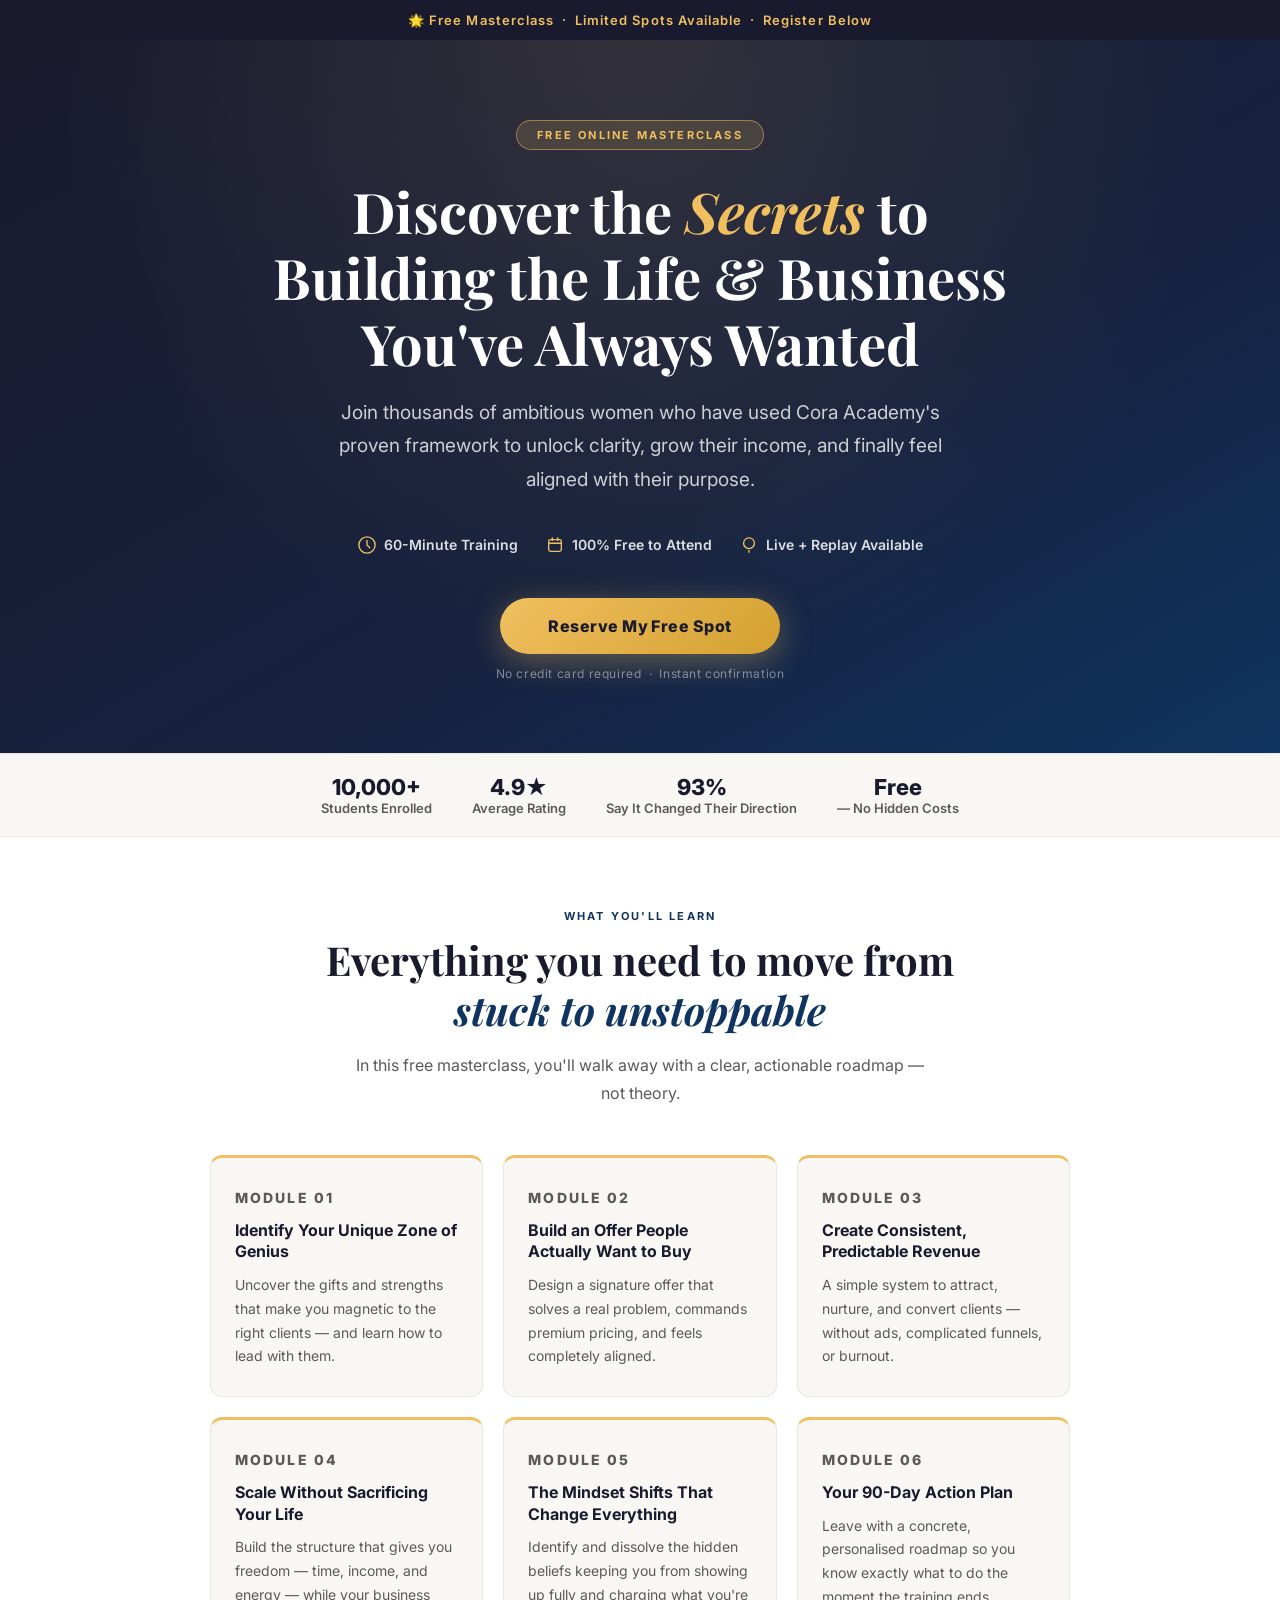
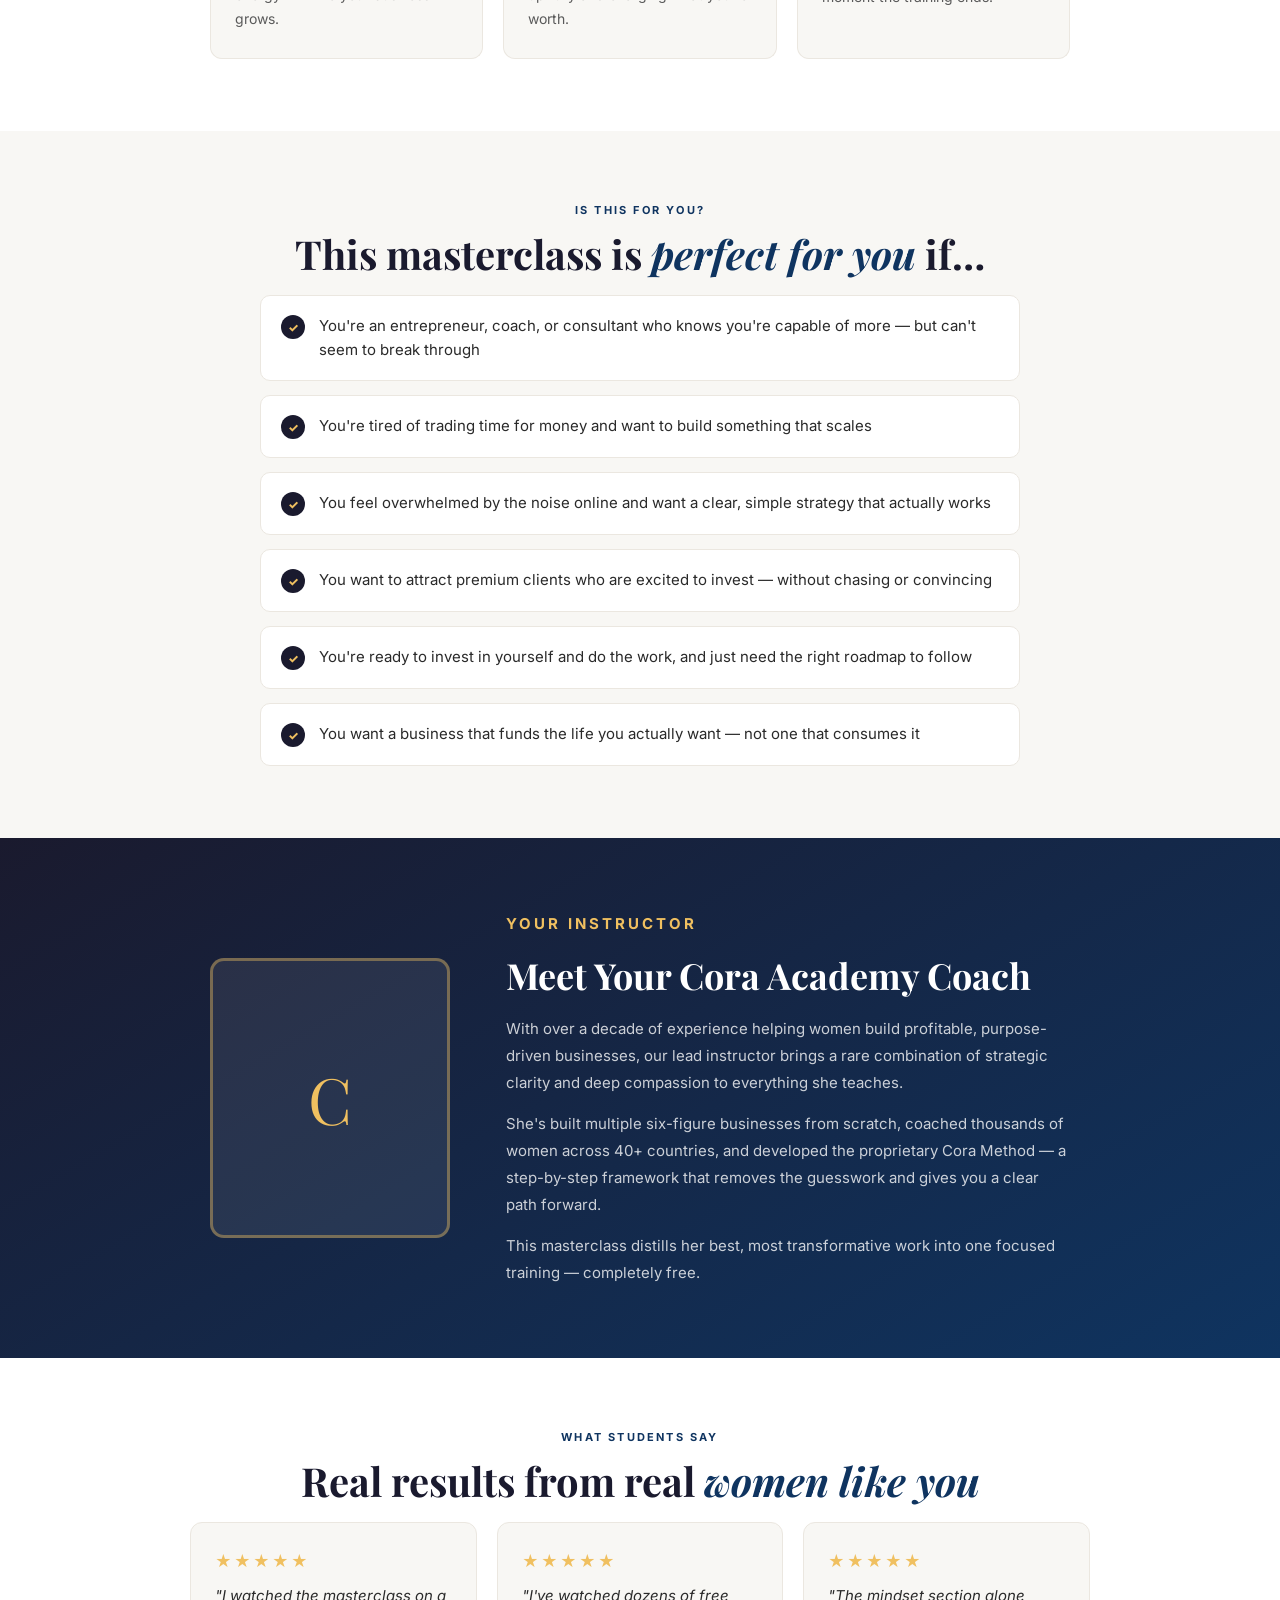
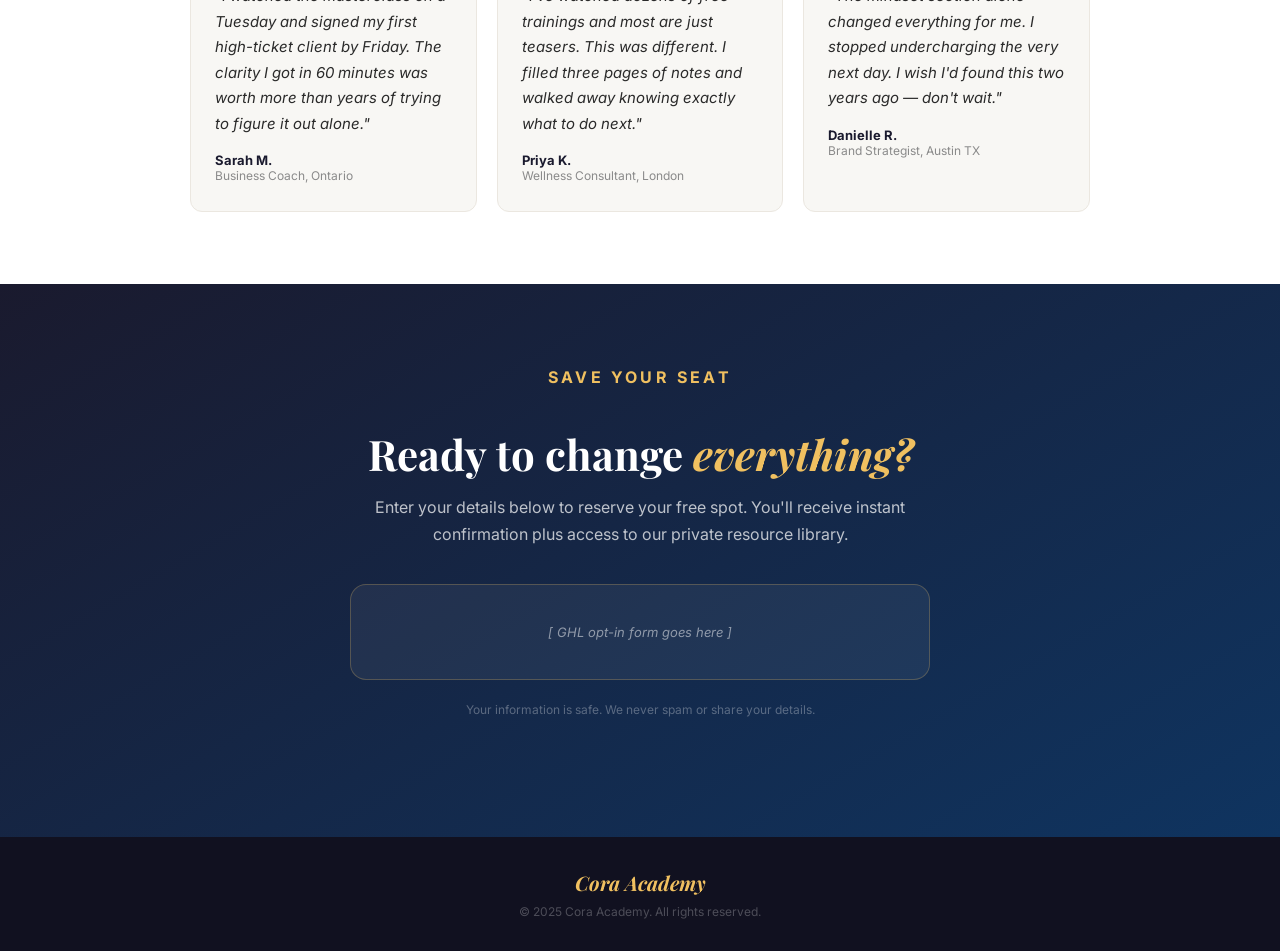
<file: olive-your-life/cora-masterclass.html>
<!DOCTYPE html>
<html lang="en">
<head>
<meta charset="UTF-8">
<meta name="viewport" content="width=device-width, initial-scale=1.0">
<title>Free Masterclass – Cora Academy</title>
<link href="https://fonts.googleapis.com/css2?family=Inter:wght@400;500;600;700;800&family=Playfair+Display:ital,wght@0,700;1,700&display=swap" rel="stylesheet">
<style>
*, *::before, *::after { box-sizing: border-box; margin: 0; padding: 0; }
body { font-family: Inter, sans-serif; background: #fff; color: #1a1a1a; -webkit-font-smoothing: antialiased; }

/* ── TOP BAR ── */
.topbar {
  background: #1a1a2e;
  color: #f0c060;
  text-align: center;
  padding: 12px 20px;
  font-size: 13px;
  font-weight: 600;
  letter-spacing: 0.08em;
}

/* ── HERO ── */
.hero {
  background: linear-gradient(150deg, #1a1a2e 0%, #16213e 60%, #0f3460 100%);
  color: #fff;
  padding: 80px 24px 72px;
  text-align: center;
  position: relative;
  overflow: hidden;
}
.hero::before {
  content: '';
  position: absolute;
  inset: 0;
  background: radial-gradient(ellipse at 50% 0%, rgba(240,192,96,0.12) 0%, transparent 65%);
  pointer-events: none;
}
.hero-inner { max-width: 780px; margin: 0 auto; position: relative; }
.hero-badge {
  display: inline-block;
  background: rgba(240,192,96,0.15);
  border: 1px solid rgba(240,192,96,0.5);
  color: #f0c060;
  font-size: 11px;
  font-weight: 700;
  letter-spacing: 0.2em;
  text-transform: uppercase;
  padding: 7px 20px;
  border-radius: 100px;
  margin-bottom: 28px;
}
.hero h1 {
  font-family: "Playfair Display", Georgia, serif;
  font-size: clamp(30px, 5.5vw, 56px);
  font-weight: 700;
  line-height: 1.18;
  margin-bottom: 20px;
  color: #fff;
}
.hero h1 em { font-style: italic; color: #f0c060; }
.hero-sub {
  font-size: clamp(16px, 2vw, 19px);
  color: rgba(255,255,255,0.78);
  line-height: 1.75;
  max-width: 620px;
  margin: 0 auto 40px;
}
.hero-meta {
  display: flex;
  justify-content: center;
  gap: 28px;
  flex-wrap: wrap;
  margin-bottom: 44px;
}
.hero-meta-item {
  display: flex;
  align-items: center;
  gap: 8px;
  font-size: 14px;
  font-weight: 600;
  color: rgba(255,255,255,0.85);
}
.hero-meta-item svg { width: 18px; height: 18px; flex-shrink: 0; }
.btn-primary {
  display: inline-block;
  background: linear-gradient(135deg, #f0c060, #d4a030);
  color: #1a1a2e;
  font-size: 16px;
  font-weight: 800;
  letter-spacing: 0.03em;
  text-decoration: none;
  padding: 18px 48px;
  border-radius: 100px;
  box-shadow: 0 8px 32px rgba(240,192,96,0.35);
  transition: transform 0.18s, box-shadow 0.18s;
  cursor: pointer;
  border: none;
}
.btn-primary:hover { transform: translateY(-2px); box-shadow: 0 12px 40px rgba(240,192,96,0.45); }
.btn-sub { display: block; margin-top: 12px; font-size: 12px; color: rgba(255,255,255,0.45); letter-spacing: 0.05em; }

/* ── SOCIAL PROOF BAR ── */
.proof-bar {
  background: #f8f7f4;
  border-top: 1px solid #ebe7e0;
  border-bottom: 1px solid #ebe7e0;
  padding: 20px 24px;
  text-align: center;
}
.proof-bar-inner {
  max-width: 860px;
  margin: 0 auto;
  display: flex;
  justify-content: center;
  align-items: center;
  gap: 40px;
  flex-wrap: wrap;
}
.proof-item { font-size: 13px; font-weight: 600; color: #5a5a5a; }
.proof-item strong { display: block; font-size: 22px; font-weight: 800; color: #1a1a2e; }

/* ── SECTION SHARED ── */
.section-label {
  font-size: 11px;
  font-weight: 700;
  letter-spacing: 0.2em;
  text-transform: uppercase;
  color: #0f3460;
  margin-bottom: 12px;
  text-align: center;
}
.section-title {
  font-family: "Playfair Display", Georgia, serif;
  font-size: clamp(26px, 4vw, 40px);
  font-weight: 700;
  color: #1a1a2e;
  line-height: 1.25;
  text-align: center;
  max-width: 700px;
  margin: 0 auto 16px;
}
.section-title em { font-style: italic; color: #0f3460; }
.section-intro {
  font-size: 16px;
  color: #5a5a5a;
  line-height: 1.75;
  text-align: center;
  max-width: 580px;
  margin: 0 auto 48px;
}

/* ── WHAT YOU'LL LEARN ── */
.learn { background: #fff; padding: 72px 24px; }
.learn-inner { max-width: 860px; margin: 0 auto; }
.learn-grid {
  display: grid;
  grid-template-columns: repeat(auto-fit, minmax(250px, 1fr));
  gap: 20px;
}
.learn-card {
  background: #f8f7f4;
  border: 1px solid #ebe7e0;
  border-top: 3px solid #f0c060;
  border-radius: 12px;
  padding: 28px 24px;
}
.learn-num {
  font-size: 11px;
  font-weight: 800;
  letter-spacing: 0.15em;
  color: #f0c060;
  margin-bottom: 10px;
  text-transform: uppercase;
}
.learn-card h3 { font-size: 16px; font-weight: 700; color: #1a1a2e; margin-bottom: 10px; line-height: 1.35; }
.learn-card p { font-size: 14px; color: #5a5a5a; line-height: 1.7; }

/* ── FOR YOU ── */
.foryou { background: #f8f7f4; padding: 72px 24px; }
.foryou-inner { max-width: 760px; margin: 0 auto; }
.foryou-list { list-style: none; display: flex; flex-direction: column; gap: 14px; }
.foryou-list li {
  display: flex;
  align-items: flex-start;
  gap: 14px;
  background: #fff;
  border: 1px solid #ebe7e0;
  border-radius: 10px;
  padding: 18px 20px;
  font-size: 15px;
  color: #2a2a2a;
  line-height: 1.6;
}
.foryou-list li::before {
  content: '✓';
  background: #1a1a2e;
  color: #f0c060;
  width: 24px;
  height: 24px;
  border-radius: 50%;
  display: flex;
  align-items: center;
  justify-content: center;
  font-size: 12px;
  font-weight: 800;
  flex-shrink: 0;
  margin-top: 1px;
}

/* ── ABOUT ── */
.about {
  background: linear-gradient(150deg, #1a1a2e 0%, #0f3460 100%);
  padding: 72px 24px;
  color: #fff;
}
.about-inner {
  max-width: 860px;
  margin: 0 auto;
  display: grid;
  grid-template-columns: 240px 1fr;
  gap: 56px;
  align-items: center;
}
.about-photo {
  width: 240px;
  height: 280px;
  border-radius: 14px;
  overflow: hidden;
  border: 3px solid rgba(240,192,96,0.4);
  background: rgba(255,255,255,0.08);
  display: flex;
  align-items: center;
  justify-content: center;
  font-family: "Playfair Display", serif;
  font-size: 4rem;
  color: #f0c060;
}
.about .section-label { color: #f0c060; text-align: left; }
.about h2 {
  font-family: "Playfair Display", Georgia, serif;
  font-size: clamp(24px, 3.5vw, 36px);
  font-weight: 700;
  color: #fff;
  margin-bottom: 16px;
  text-align: left;
}
.about p { font-size: 15px; color: rgba(255,255,255,0.78); line-height: 1.8; margin-bottom: 14px; }
.about p:last-child { margin-bottom: 0; }

/* ── TESTIMONIALS ── */
.testimonials { background: #fff; padding: 72px 24px; }
.testimonials-inner { max-width: 900px; margin: 0 auto; }
.testimonials-grid { display: grid; grid-template-columns: repeat(auto-fit, minmax(260px, 1fr)); gap: 20px; }
.testimonial-card {
  background: #f8f7f4;
  border: 1px solid #ebe7e0;
  border-radius: 12px;
  padding: 28px 24px;
}
.stars { color: #f0c060; font-size: 16px; margin-bottom: 12px; letter-spacing: 2px; }
.testimonial-card blockquote { font-size: 15px; color: #2a2a2a; line-height: 1.7; margin-bottom: 16px; font-style: italic; }
.testimonial-author { font-size: 13px; font-weight: 700; color: #1a1a2e; }
.testimonial-role { font-size: 12px; color: #8a8a8a; }

/* ── REGISTRATION ── */
.register {
  background: linear-gradient(150deg, #1a1a2e 0%, #0f3460 100%);
  padding: 80px 24px;
  text-align: center;
}
.register-inner { max-width: 580px; margin: 0 auto; }
.register .section-label { color: #f0c060; }
.register h2 {
  font-family: "Playfair Display", Georgia, serif;
  font-size: clamp(26px, 4vw, 42px);
  font-weight: 700;
  color: #fff;
  line-height: 1.25;
  margin-bottom: 14px;
}
.register h2 em { font-style: italic; color: #f0c060; }
.register p { font-size: 16px; color: rgba(255,255,255,0.72); line-height: 1.7; margin-bottom: 36px; }

/* GHL form container */
.ghl-form-wrap {
  background: rgba(255,255,255,0.06);
  border: 1px solid rgba(240,192,96,0.25);
  border-radius: 16px;
  padding: 36px 32px;
  margin-bottom: 20px;
}
.ghl-form-wrap p {
  font-size: 13px;
  color: rgba(255,255,255,0.5);
  margin-bottom: 0;
  font-style: italic;
}

/* ── FOOTER ── */
footer {
  background: #111120;
  padding: 32px 24px;
  text-align: center;
}
.footer-logo {
  font-family: "Playfair Display", Georgia, serif;
  font-size: 20px;
  font-weight: 700;
  color: #f0c060;
  margin-bottom: 8px;
  font-style: italic;
}
footer p { font-size: 12px; color: rgba(255,255,255,0.25); }

/* ── RESPONSIVE ── */
@media (max-width: 640px) {
  .hero { padding: 56px 18px 52px; }
  .hero-meta { gap: 16px; }
  .proof-bar-inner { gap: 24px; }
  .about-inner { grid-template-columns: 1fr; text-align: center; }
  .about-photo { margin: 0 auto; }
  .about .section-label, .about h2 { text-align: center; }
  .ghl-form-wrap { padding: 24px 18px; }
  .learn { padding: 52px 18px; }
  .foryou { padding: 52px 18px; }
  .testimonials { padding: 52px 18px; }
  .register { padding: 56px 18px; }
}
</style>
</head>
<body>

<!-- TOP BAR -->
<div class="topbar">&#127775; Free Masterclass &nbsp;·&nbsp; Limited Spots Available &nbsp;·&nbsp; Register Below</div>

<!-- HERO -->
<section class="hero">
  <div class="hero-inner">
    <div class="hero-badge">Free Online Masterclass</div>
    <h1>Discover the <em>Secrets</em> to Building the Life &amp; Business You've Always Wanted</h1>
    <p class="hero-sub">
      Join thousands of ambitious women who have used Cora Academy's proven framework to unlock clarity, grow their income, and finally feel aligned with their purpose.
    </p>
    <div class="hero-meta">
      <span class="hero-meta-item">
        <svg viewBox="0 0 20 20" fill="none"><circle cx="10" cy="10" r="9" stroke="#f0c060" stroke-width="1.5"/><path d="M10 5v5l3 3" stroke="#f0c060" stroke-width="1.5" stroke-linecap="round"/></svg>
        60-Minute Training
      </span>
      <span class="hero-meta-item">
        <svg viewBox="0 0 20 20" fill="none"><rect x="3" y="4" width="14" height="13" rx="2" stroke="#f0c060" stroke-width="1.5"/><path d="M3 8h14M7 2v3M13 2v3" stroke="#f0c060" stroke-width="1.5" stroke-linecap="round"/></svg>
        100% Free to Attend
      </span>
      <span class="hero-meta-item">
        <svg viewBox="0 0 20 20" fill="none"><path d="M10 2a6 6 0 100 12A6 6 0 0010 2zM10 18v-2" stroke="#f0c060" stroke-width="1.5" stroke-linecap="round"/></svg>
        Live + Replay Available
      </span>
    </div>
    <a href="#register" class="btn-primary">Reserve My Free Spot</a>
    <span class="btn-sub">No credit card required &nbsp;·&nbsp; Instant confirmation</span>
  </div>
</section>

<!-- SOCIAL PROOF BAR -->
<div class="proof-bar">
  <div class="proof-bar-inner">
    <div class="proof-item"><strong>10,000+</strong> Students Enrolled</div>
    <div class="proof-item"><strong>4.9★</strong> Average Rating</div>
    <div class="proof-item"><strong>93%</strong> Say It Changed Their Direction</div>
    <div class="proof-item"><strong>Free</strong> — No Hidden Costs</div>
  </div>
</div>

<!-- WHAT YOU'LL LEARN -->
<section class="learn">
  <div class="learn-inner">
    <p class="section-label">What You'll Learn</p>
    <h2 class="section-title">Everything you need to move from <em>stuck to unstoppable</em></h2>
    <p class="section-intro">In this free masterclass, you'll walk away with a clear, actionable roadmap — not theory.</p>
    <div class="learn-grid">
      <div class="learn-card">
        <p class="learn-num">Module 01</p>
        <h3>Identify Your Unique Zone of Genius</h3>
        <p>Uncover the gifts and strengths that make you magnetic to the right clients — and learn how to lead with them.</p>
      </div>
      <div class="learn-card">
        <p class="learn-num">Module 02</p>
        <h3>Build an Offer People Actually Want to Buy</h3>
        <p>Design a signature offer that solves a real problem, commands premium pricing, and feels completely aligned.</p>
      </div>
      <div class="learn-card">
        <p class="learn-num">Module 03</p>
        <h3>Create Consistent, Predictable Revenue</h3>
        <p>A simple system to attract, nurture, and convert clients — without ads, complicated funnels, or burnout.</p>
      </div>
      <div class="learn-card">
        <p class="learn-num">Module 04</p>
        <h3>Scale Without Sacrificing Your Life</h3>
        <p>Build the structure that gives you freedom — time, income, and energy — while your business grows.</p>
      </div>
      <div class="learn-card">
        <p class="learn-num">Module 05</p>
        <h3>The Mindset Shifts That Change Everything</h3>
        <p>Identify and dissolve the hidden beliefs keeping you from showing up fully and charging what you're worth.</p>
      </div>
      <div class="learn-card">
        <p class="learn-num">Module 06</p>
        <h3>Your 90-Day Action Plan</h3>
        <p>Leave with a concrete, personalised roadmap so you know exactly what to do the moment the training ends.</p>
      </div>
    </div>
  </div>
</section>

<!-- FOR YOU? -->
<section class="foryou">
  <div class="foryou-inner">
    <p class="section-label">Is This For You?</p>
    <h2 class="section-title">This masterclass is <em>perfect for you</em> if…</h2>
    <ul class="foryou-list">
      <li>You're an entrepreneur, coach, or consultant who knows you're capable of more — but can't seem to break through</li>
      <li>You're tired of trading time for money and want to build something that scales</li>
      <li>You feel overwhelmed by the noise online and want a clear, simple strategy that actually works</li>
      <li>You want to attract premium clients who are excited to invest — without chasing or convincing</li>
      <li>You're ready to invest in yourself and do the work, and just need the right roadmap to follow</li>
      <li>You want a business that funds the life you actually want — not one that consumes it</li>
    </ul>
  </div>
</section>

<!-- ABOUT -->
<section class="about">
  <div class="about-inner">
    <div class="about-photo">C</div>
    <div>
      <p class="section-label">Your Instructor</p>
      <h2>Meet Your Cora Academy Coach</h2>
      <p>With over a decade of experience helping women build profitable, purpose-driven businesses, our lead instructor brings a rare combination of strategic clarity and deep compassion to everything she teaches.</p>
      <p>She's built multiple six-figure businesses from scratch, coached thousands of women across 40+ countries, and developed the proprietary Cora Method — a step-by-step framework that removes the guesswork and gives you a clear path forward.</p>
      <p>This masterclass distills her best, most transformative work into one focused training — completely free.</p>
    </div>
  </div>
</section>

<!-- TESTIMONIALS -->
<section class="testimonials">
  <div class="testimonials-inner">
    <p class="section-label">What Students Say</p>
    <h2 class="section-title">Real results from real <em>women like you</em></h2>
    <div class="testimonials-grid">
      <div class="testimonial-card">
        <div class="stars">★★★★★</div>
        <blockquote>"I watched the masterclass on a Tuesday and signed my first high-ticket client by Friday. The clarity I got in 60 minutes was worth more than years of trying to figure it out alone."</blockquote>
        <p class="testimonial-author">Sarah M.</p>
        <p class="testimonial-role">Business Coach, Ontario</p>
      </div>
      <div class="testimonial-card">
        <div class="stars">★★★★★</div>
        <blockquote>"I've watched dozens of free trainings and most are just teasers. This was different. I filled three pages of notes and walked away knowing exactly what to do next."</blockquote>
        <p class="testimonial-author">Priya K.</p>
        <p class="testimonial-role">Wellness Consultant, London</p>
      </div>
      <div class="testimonial-card">
        <div class="stars">★★★★★</div>
        <blockquote>"The mindset section alone changed everything for me. I stopped undercharging the very next day. I wish I'd found this two years ago — don't wait."</blockquote>
        <p class="testimonial-author">Danielle R.</p>
        <p class="testimonial-role">Brand Strategist, Austin TX</p>
      </div>
    </div>
  </div>
</section>

<!-- REGISTRATION -->
<section class="register" id="register">
  <div class="register-inner">
    <p class="section-label">Save Your Seat</p>
    <h2>Ready to change <em>everything?</em></h2>
    <p>Enter your details below to reserve your free spot. You'll receive instant confirmation plus access to our private resource library.</p>

    <!-- ↓↓ PASTE YOUR GHL FORM EMBED CODE HERE ↓↓ -->
    <div class="ghl-form-wrap">
      <!-- Replace this comment with your GHL form embed snippet -->
      <!-- Example: <iframe src="https://api.leadconnectorhq.com/widget/form/YOURFORMID" ...></iframe> -->
      <p>[ GHL opt-in form goes here ]</p>
    </div>
    <!-- ↑↑ END GHL FORM ↑↑ -->

    <p style="font-size:12px;color:rgba(255,255,255,0.3);margin-top:16px;">Your information is safe. We never spam or share your details.</p>
  </div>
</section>

<!-- FOOTER -->
<footer>
  <div class="footer-logo">Cora Academy</div>
  <p>&copy; 2025 Cora Academy. All rights reserved.</p>
</footer>

</body>
</html>
</file>
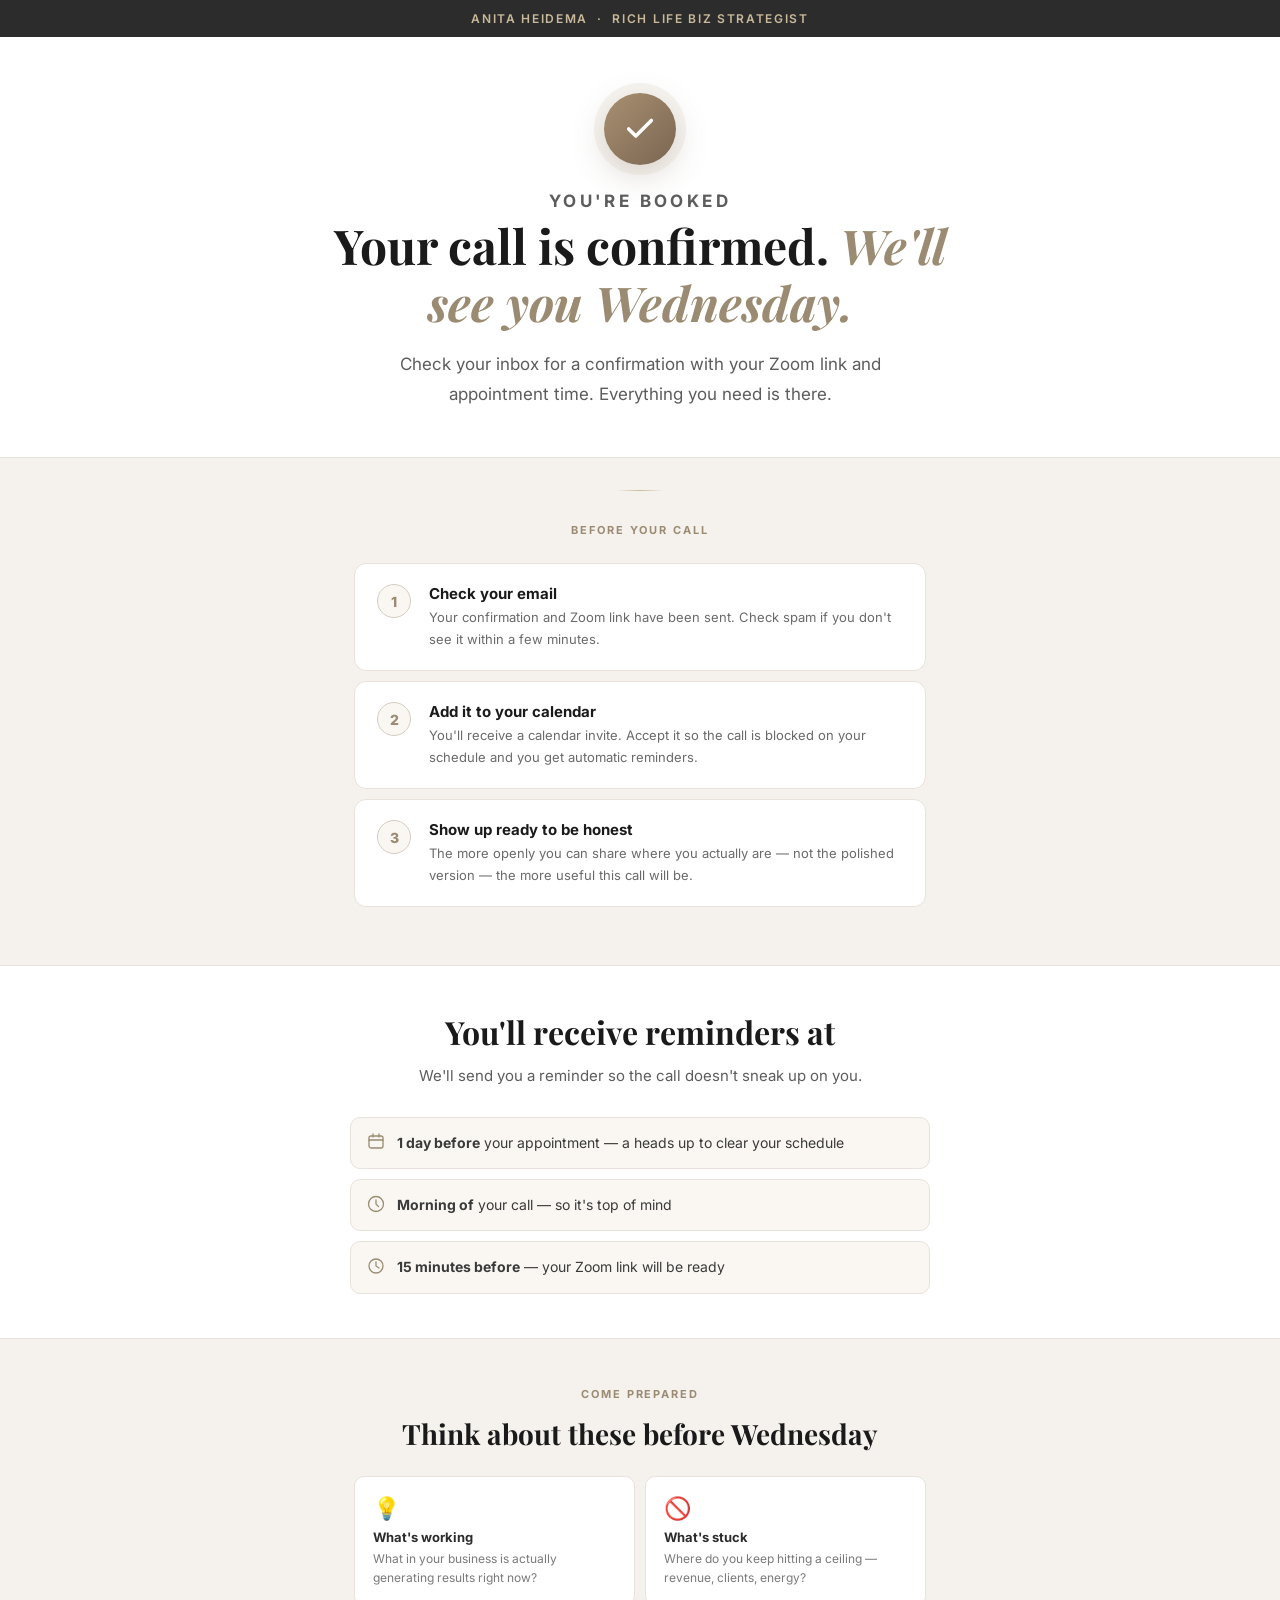
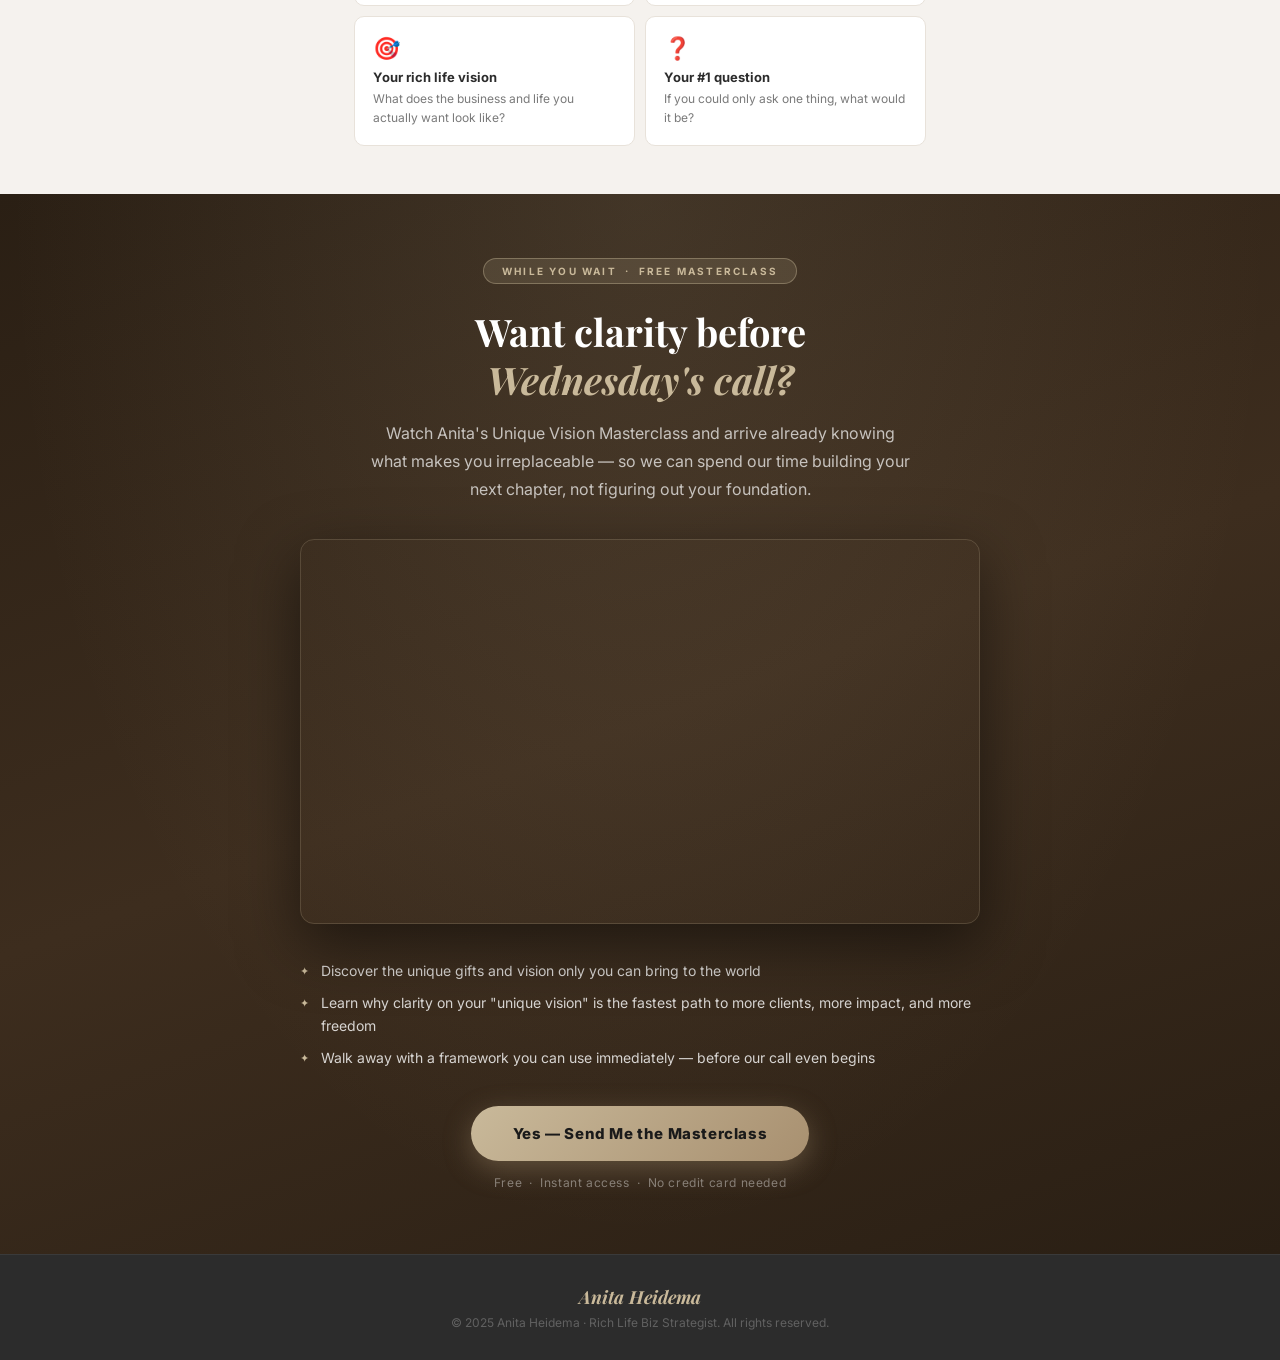
<file: olive-your-life/thankyou.html>
<!DOCTYPE html>
<html lang="en">
<head>
<meta charset="UTF-8">
<meta name="viewport" content="width=device-width, initial-scale=1.0">
<title>You're Booked – Rich Life Biz Strategy Call</title>
<link href="https://fonts.googleapis.com/css2?family=Inter:wght@400;500;600;700;800&family=Playfair+Display:ital,wght@0,700;1,700&display=swap" rel="stylesheet">
<style>
* { box-sizing: border-box; margin: 0; padding: 0; }
body { font-family: Inter, sans-serif; background: #f5f2ee; color: #2c2c2c; -webkit-font-smoothing: antialiased; }
.ah-wrap { background: #f5f2ee; color: #2c2c2c; font-family: Inter, sans-serif; width: 100%; min-height: 100vh; }

.topbar { background: #2c2c2c; padding: 11px 20px; text-align: center; font-size: 12px; font-weight: 600; letter-spacing: 0.14em; text-transform: uppercase; color: #c9b99a; }

.hero { background: #fff; padding: 56px 24px 48px; text-align: center; border-bottom: 1px solid #e8e2da; }
.check { width: 72px; height: 72px; border-radius: 50%; background: linear-gradient(135deg, #a89070, #7a6552); display: flex; align-items: center; justify-content: center; margin: 0 auto 22px; box-shadow: 0 0 0 10px rgba(168,144,112,0.1), 0 10px 32px rgba(122,101,82,0.25); }
.check svg { width: 34px; height: 34px; }
.eyebrow { font-size: 11px; font-weight: 700; letter-spacing: 0.2em; text-transform: uppercase; color: #9b8b72; margin-bottom: 14px; }
.hero h1 { font-family: "Playfair Display", Georgia, serif; font-size: clamp(28px, 5vw, 48px); font-weight: 700; line-height: 1.2; color: #1a1a1a; max-width: 640px; margin: 0 auto 18px; }
.hero h1 em { font-style: italic; color: #9b8b72; }
.hero p { font-size: 17px; color: #5c5c5c; line-height: 1.75; max-width: 500px; margin: 0 auto; }

.divider { width: 48px; height: 1px; background: linear-gradient(90deg, transparent, #c9b99a, transparent); margin: 32px auto; }

.steps { padding: 0 24px 48px; max-width: 620px; margin: 0 auto; }
.steps-label { text-align: center; font-size: 11px; font-weight: 700; letter-spacing: 0.18em; text-transform: uppercase; color: #9b8b72; margin-bottom: 26px; }
.step { display: flex; align-items: flex-start; gap: 18px; background: #fff; border: 1px solid #e8e2da; border-radius: 12px; padding: 20px 22px; margin-bottom: 10px; }
.step-num { width: 34px; height: 34px; border-radius: 50%; background: #faf7f3; border: 1px solid #d6cdc2; display: flex; align-items: center; justify-content: center; font-size: 14px; font-weight: 800; color: #9b8b72; flex-shrink: 0; }
.step-title { font-size: 15px; font-weight: 700; color: #1a1a1a; margin-bottom: 4px; }
.step-desc { font-size: 13px; color: #6a6a6a; line-height: 1.65; }

.reminder { background: #fff; border-top: 1px solid #e8e2da; border-bottom: 1px solid #e8e2da; padding: 44px 24px; text-align: center; }
.reminder-inner { max-width: 580px; margin: 0 auto; }
.reminder h2 { font-family: "Playfair Display", Georgia, serif; font-size: clamp(22px, 3.5vw, 32px); font-weight: 700; color: #1a1a1a; margin-bottom: 10px; }
.reminder p { font-size: 15px; color: #5c5c5c; line-height: 1.7; margin-bottom: 28px; }
.reminder-list { list-style: none; text-align: left; display: flex; flex-direction: column; gap: 10px; margin-bottom: 0; }
.reminder-list li { display: flex; align-items: flex-start; gap: 12px; background: #faf7f3; border: 1px solid #e8e2da; border-radius: 10px; padding: 14px 16px; font-size: 14px; color: #3a3a3a; line-height: 1.6; }
.reminder-list li svg { flex-shrink: 0; width: 18px; height: 18px; margin-top: 1px; }

.prep { padding: 48px 24px; max-width: 620px; margin: 0 auto; }
.prep-label { text-align: center; font-size: 11px; font-weight: 700; letter-spacing: 0.18em; text-transform: uppercase; color: #9b8b72; margin-bottom: 14px; }
.prep h2 { font-family: "Playfair Display", Georgia, serif; font-size: clamp(20px, 3vw, 28px); font-weight: 700; color: #1a1a1a; text-align: center; margin-bottom: 24px; }
.prep-grid { display: grid; grid-template-columns: 1fr 1fr; gap: 10px; }
.prep-card { background: #fff; border: 1px solid #e8e2da; border-radius: 10px; padding: 18px; }
.prep-icon { font-size: 22px; margin-bottom: 8px; display: block; }
.prep-title { font-size: 13px; font-weight: 700; color: #2c2c2c; margin-bottom: 4px; }
.prep-desc { font-size: 12px; color: #7a7a7a; line-height: 1.6; }

.upsell {
  background: linear-gradient(160deg, #2a1f14 0%, #3d2d1e 50%, #2a1f14 100%);
  padding: 64px 24px;
  text-align: center;
  position: relative;
  overflow: hidden;
}
.upsell::before {
  content: '';
  position: absolute;
  inset: 0;
  background: radial-gradient(ellipse at 50% 0%, rgba(201,185,154,0.12) 0%, transparent 70%);
  pointer-events: none;
}
.upsell-inner { max-width: 680px; margin: 0 auto; position: relative; }
.upsell-badge {
  display: inline-block;
  background: rgba(201,185,154,0.15);
  border: 1px solid rgba(201,185,154,0.4);
  color: #c9b99a;
  font-size: 10px;
  font-weight: 700;
  letter-spacing: 0.22em;
  text-transform: uppercase;
  padding: 6px 18px;
  border-radius: 100px;
  margin-bottom: 24px;
}
.upsell h2 {
  font-family: "Playfair Display", Georgia, serif;
  font-size: clamp(24px, 4vw, 38px);
  font-weight: 700;
  color: #fff;
  line-height: 1.25;
  margin-bottom: 16px;
}
.upsell h2 em { font-style: italic; color: #c9b99a; }
.upsell-sub {
  font-size: 16px;
  color: rgba(255,255,255,0.7);
  line-height: 1.75;
  max-width: 540px;
  margin: 0 auto 36px;
}
.video-wrap {
  position: relative;
  width: 100%;
  padding-bottom: 56.25%;
  border-radius: 14px;
  overflow: hidden;
  box-shadow: 0 20px 60px rgba(0,0,0,0.5);
  border: 1px solid rgba(201,185,154,0.2);
  margin-bottom: 36px;
}
.video-wrap iframe {
  position: absolute;
  inset: 0;
  width: 100%;
  height: 100%;
  border: none;
}
.upsell-points {
  list-style: none;
  text-align: left;
  display: flex;
  flex-direction: column;
  gap: 10px;
  margin-bottom: 36px;
}
.upsell-points li {
  display: flex;
  align-items: flex-start;
  gap: 12px;
  font-size: 14px;
  color: rgba(255,255,255,0.8);
  line-height: 1.6;
}
.upsell-points li::before {
  content: '\2726';
  color: #c9b99a;
  font-size: 11px;
  flex-shrink: 0;
  margin-top: 3px;
}
.upsell-cta {
  display: inline-block;
  background: linear-gradient(135deg, #c9b99a, #a89070);
  color: #1a1a1a;
  font-size: 15px;
  font-weight: 800;
  letter-spacing: 0.04em;
  text-decoration: none;
  padding: 18px 42px;
  border-radius: 100px;
  box-shadow: 0 8px 28px rgba(168,144,112,0.4);
}
.upsell-cta-sub {
  display: block;
  margin-top: 14px;
  font-size: 12px;
  color: rgba(255,255,255,0.4);
  letter-spacing: 0.05em;
}

footer { background: #2c2c2c; border-top: 1px solid #3a3a3a; padding: 30px 24px; text-align: center; }
.footer-name { font-family: "Playfair Display", Georgia, serif; font-size: 18px; font-weight: 700; color: #c9b99a; margin-bottom: 6px; font-style: italic; }
footer p { font-size: 12px; color: rgba(255,255,255,0.25); }

@media (max-width: 500px) {
  .hero { padding: 40px 18px 36px; }
  .steps { padding: 0 16px 36px; }
  .step { padding: 16px; gap: 14px; }
  .reminder { padding: 36px 16px; }
  .prep { padding: 36px 16px; }
  .prep-grid { grid-template-columns: 1fr; }
  .upsell { padding: 48px 18px; }
  .upsell-cta { padding: 16px 28px; font-size: 14px; }
  footer { padding: 24px 16px; }
}
</style>
</head>
<body>
<div class="ah-wrap">

<div class="topbar">Anita Heidema &nbsp;&middot;&nbsp; Rich Life Biz Strategist</div>

<section class="hero">
  <div class="check">
    <svg viewBox="0 0 24 24" fill="none" stroke="#fff" stroke-width="2.5" stroke-linecap="round" stroke-linejoin="round">
      <polyline points="20 6 9 17 4 12"></polyline>
    </svg>
  </div>
  <p class="eyebrow">You're Booked</p>
  <h1>Your call is confirmed. <em>We'll see you Wednesday.</em></h1>
  <p>Check your inbox for a confirmation with your Zoom link and appointment time. Everything you need is there.</p>
</section>

<div class="divider"></div>

<section class="steps">
  <p class="steps-label">Before Your Call</p>
  <div class="step">
    <div class="step-num">1</div>
    <div>
      <p class="step-title">Check your email</p>
      <p class="step-desc">Your confirmation and Zoom link have been sent. Check spam if you don't see it within a few minutes.</p>
    </div>
  </div>
  <div class="step">
    <div class="step-num">2</div>
    <div>
      <p class="step-title">Add it to your calendar</p>
      <p class="step-desc">You'll receive a calendar invite. Accept it so the call is blocked on your schedule and you get automatic reminders.</p>
    </div>
  </div>
  <div class="step">
    <div class="step-num">3</div>
    <div>
      <p class="step-title">Show up ready to be honest</p>
      <p class="step-desc">The more openly you can share where you actually are — not the polished version — the more useful this call will be.</p>
    </div>
  </div>
</section>

<section class="reminder">
  <div class="reminder-inner">
    <h2>You'll receive reminders at</h2>
    <p>We'll send you a reminder so the call doesn't sneak up on you.</p>
    <ul class="reminder-list">
      <li>
        <svg viewBox="0 0 18 18" fill="none"><rect x="2" y="3" width="14" height="12" rx="2" stroke="#9b8b72" stroke-width="1.3"/><path d="M2 7h14M6 1v3M12 1v3" stroke="#9b8b72" stroke-width="1.3" stroke-linecap="round"/></svg>
        <span><strong>1 day before</strong> your appointment — a heads up to clear your schedule</span>
      </li>
      <li>
        <svg viewBox="0 0 18 18" fill="none"><circle cx="9" cy="9" r="7.5" stroke="#9b8b72" stroke-width="1.3"/><path d="M9 5v4l2.5 2.5" stroke="#9b8b72" stroke-width="1.3" stroke-linecap="round"/></svg>
        <span><strong>Morning of</strong> your call — so it's top of mind</span>
      </li>
      <li>
        <svg viewBox="0 0 18 18" fill="none"><path d="M9 2a7 7 0 100 14A7 7 0 009 2z" stroke="#9b8b72" stroke-width="1.3"/><path d="M9 5v4l3 2" stroke="#9b8b72" stroke-width="1.3" stroke-linecap="round"/></svg>
        <span><strong>15 minutes before</strong> — your Zoom link will be ready</span>
      </li>
    </ul>
  </div>
</section>

<section class="prep">
  <p class="prep-label">Come Prepared</p>
  <h2>Think about these before Wednesday</h2>
  <div class="prep-grid">
    <div class="prep-card"><span class="prep-icon">&#128161;</span><p class="prep-title">What's working</p><p class="prep-desc">What in your business is actually generating results right now?</p></div>
    <div class="prep-card"><span class="prep-icon">&#128683;</span><p class="prep-title">What's stuck</p><p class="prep-desc">Where do you keep hitting a ceiling — revenue, clients, energy?</p></div>
    <div class="prep-card"><span class="prep-icon">&#127919;</span><p class="prep-title">Your rich life vision</p><p class="prep-desc">What does the business and life you actually want look like?</p></div>
    <div class="prep-card"><span class="prep-icon">&#10067;</span><p class="prep-title">Your #1 question</p><p class="prep-desc">If you could only ask one thing, what would it be?</p></div>
  </div>
</section>

<section class="upsell">
  <div class="upsell-inner">
    <div class="upsell-badge">While You Wait &nbsp;&middot;&nbsp; Free Masterclass</div>
    <h2>Want clarity before<br><em>Wednesday's call?</em></h2>
    <p class="upsell-sub">
      Watch Anita's Unique Vision Masterclass and arrive already knowing what makes you irreplaceable — so we can spend our time building your next chapter, not figuring out your foundation.
    </p>
    <div class="video-wrap">
      <iframe
        src="https://www.youtube.com/embed/a9Kb3WTF7P8"
        title="Unique Vision Masterclass with Anita Heidema"
        allow="accelerometer; autoplay; clipboard-write; encrypted-media; gyroscope; picture-in-picture"
        allowfullscreen
      ></iframe>
    </div>
    <ul class="upsell-points">
      <li>Discover the unique gifts and vision only you can bring to the world</li>
      <li>Learn why clarity on your "unique vision" is the fastest path to more clients, more impact, and more freedom</li>
      <li>Walk away with a framework you can use immediately — before our call even begins</li>
    </ul>
    <a href="https://unique-vision-masterclass.subscribepage.io/" target="_blank" rel="noopener" class="upsell-cta">
      Yes — Send Me the Masterclass
    </a>
    <span class="upsell-cta-sub">Free &nbsp;&middot;&nbsp; Instant access &nbsp;&middot;&nbsp; No credit card needed</span>
  </div>
</section>

<footer>
  <div class="footer-name">Anita Heidema</div>
  <p>&copy; 2025 Anita Heidema &middot; Rich Life Biz Strategist. All rights reserved.</p>
</footer>

</div>
</body>
</html>
</file>
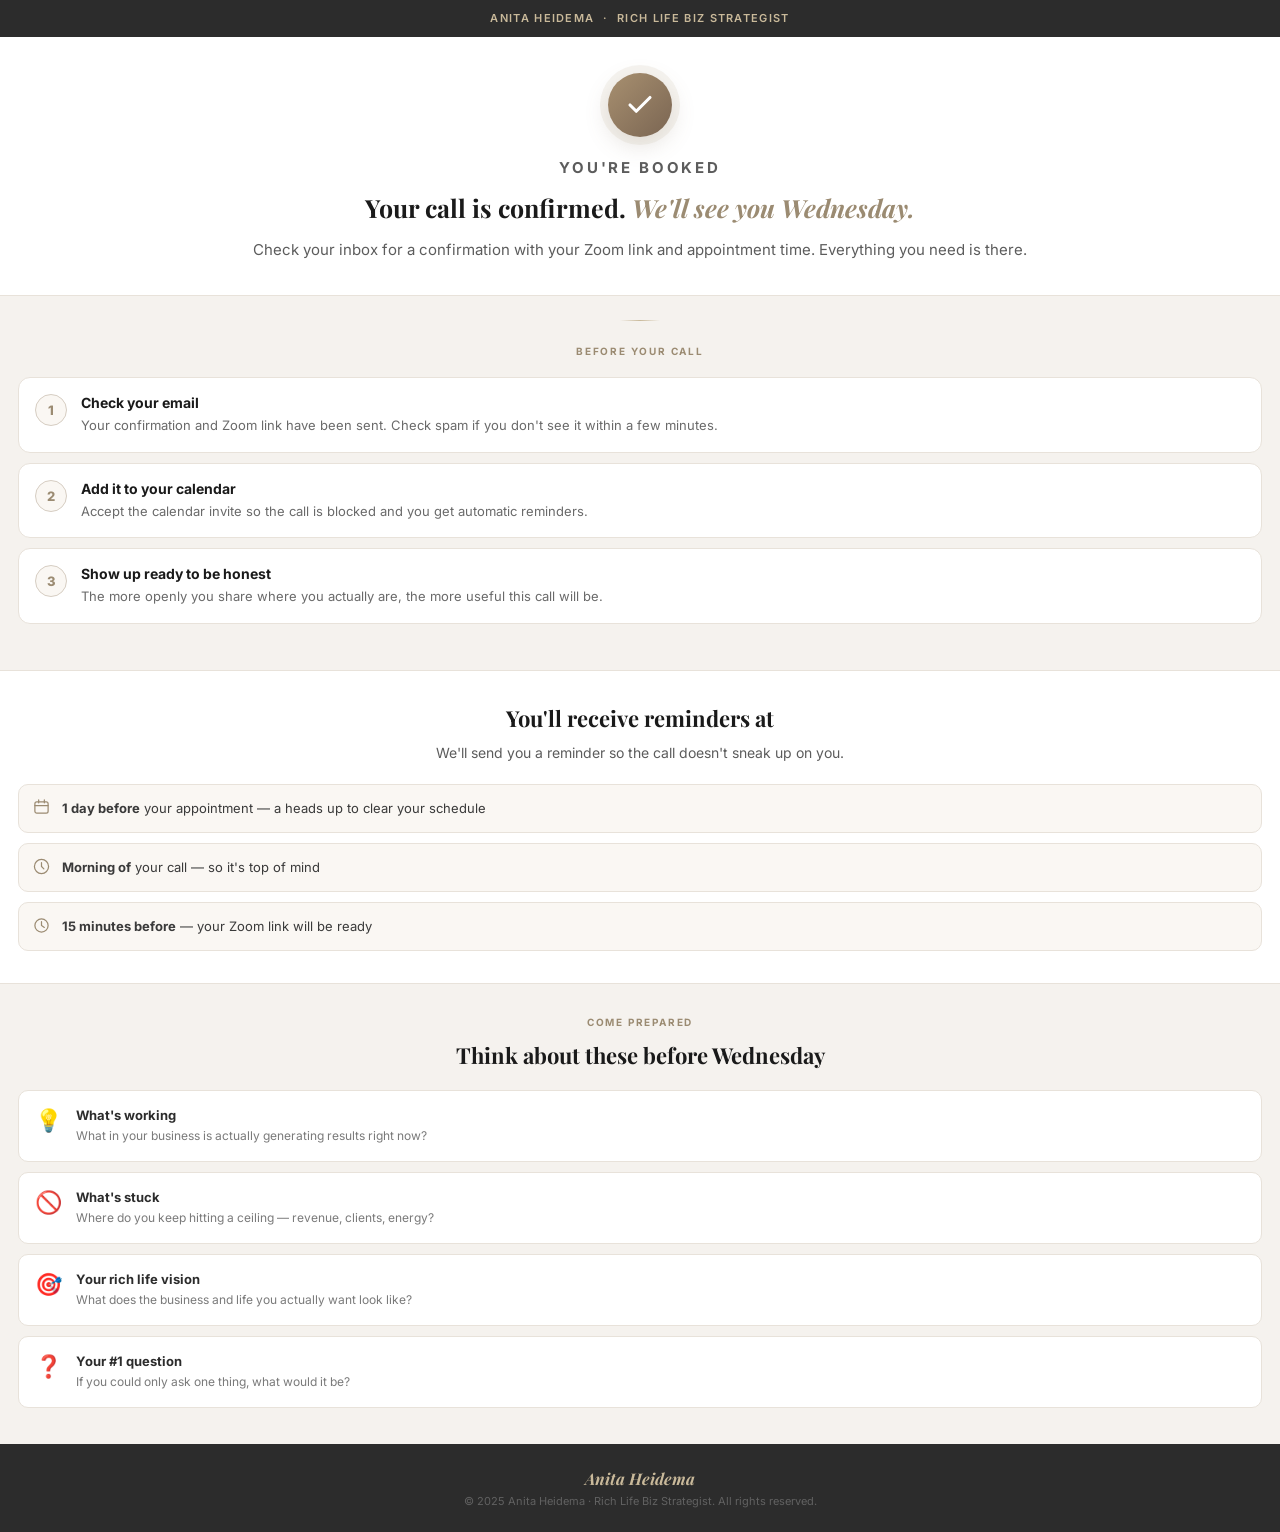
<file: worldofpurpose/anita-thank-you-mobile.html>
<!DOCTYPE html>
<html lang="en">
<head>
<meta charset="UTF-8">
<meta name="viewport" content="width=device-width, initial-scale=1.0">
<title>You're Booked – Rich Life Biz Strategy Call</title>
<link href="https://fonts.googleapis.com/css2?family=Inter:wght@400;500;600;700;800&family=Playfair+Display:ital,wght@0,700;1,700&display=swap" rel="stylesheet">
<style>
* { box-sizing: border-box; margin: 0; padding: 0; }
body { font-family: Inter, sans-serif; background: #f5f2ee; color: #2c2c2c; -webkit-font-smoothing: antialiased; }
.ah-wrap { background: #f5f2ee; color: #2c2c2c; font-family: Inter, sans-serif; width: 100%; min-height: 100vh; }

.topbar { background: #2c2c2c; padding: 10px 16px; text-align: center; font-size: 11px; font-weight: 600; letter-spacing: 0.12em; text-transform: uppercase; color: #c9b99a; line-height: 1.5; }

/* HERO */
.hero { background: #fff; padding: 36px 18px 32px; text-align: center; border-bottom: 1px solid #e8e2da; }
.check { width: 64px; height: 64px; border-radius: 50%; background: linear-gradient(135deg, #a89070, #7a6552); display: flex; align-items: center; justify-content: center; margin: 0 auto 18px; box-shadow: 0 0 0 8px rgba(168,144,112,0.1), 0 8px 24px rgba(122,101,82,0.2); }
.check svg { width: 30px; height: 30px; }
.eyebrow { font-size: 10px; font-weight: 700; letter-spacing: 0.18em; text-transform: uppercase; color: #9b8b72; margin-bottom: 12px; }
.hero h1 { font-family: "Playfair Display", Georgia, serif; font-size: 25px; font-weight: 700; line-height: 1.25; color: #1a1a1a; margin-bottom: 14px; }
.hero h1 em { font-style: italic; color: #9b8b72; }
.hero p { font-size: 15px; color: #5c5c5c; line-height: 1.7; }

.divider { width: 40px; height: 1px; background: linear-gradient(90deg, transparent, #c9b99a, transparent); margin: 24px auto; }

/* STEPS */
.steps { padding: 0 18px 36px; }
.steps-label { text-align: center; font-size: 10px; font-weight: 700; letter-spacing: 0.18em; text-transform: uppercase; color: #9b8b72; margin-bottom: 20px; }
.step { display: flex; align-items: flex-start; gap: 14px; background: #fff; border: 1px solid #e8e2da; border-radius: 12px; padding: 16px; margin-bottom: 10px; }
.step-num { width: 32px; height: 32px; border-radius: 50%; background: #faf7f3; border: 1px solid #d6cdc2; display: flex; align-items: center; justify-content: center; font-size: 13px; font-weight: 800; color: #9b8b72; flex-shrink: 0; }
.step-title { font-size: 14px; font-weight: 700; color: #1a1a1a; margin-bottom: 4px; }
.step-desc { font-size: 13px; color: #6a6a6a; line-height: 1.6; }

/* REMINDERS */
.reminder { background: #fff; border-top: 1px solid #e8e2da; border-bottom: 1px solid #e8e2da; padding: 32px 18px; text-align: center; }
.reminder h2 { font-family: "Playfair Display", Georgia, serif; font-size: 22px; font-weight: 700; color: #1a1a1a; margin-bottom: 8px; }
.reminder > p { font-size: 14px; color: #5c5c5c; line-height: 1.65; margin-bottom: 20px; }
.reminder-list { list-style: none; text-align: left; display: flex; flex-direction: column; gap: 10px; }
.reminder-list li { display: flex; align-items: flex-start; gap: 12px; background: #faf7f3; border: 1px solid #e8e2da; border-radius: 10px; padding: 13px 14px; font-size: 13px; color: #3a3a3a; line-height: 1.6; }
.reminder-list li svg { flex-shrink: 0; width: 17px; height: 17px; margin-top: 1px; }

/* PREP */
.prep { padding: 32px 18px 36px; }
.prep-label { text-align: center; font-size: 10px; font-weight: 700; letter-spacing: 0.18em; text-transform: uppercase; color: #9b8b72; margin-bottom: 12px; display: block; }
.prep h2 { font-family: "Playfair Display", Georgia, serif; font-size: 22px; font-weight: 700; color: #1a1a1a; text-align: center; margin-bottom: 20px; }
.prep-grid { display: flex; flex-direction: column; gap: 10px; }
.prep-card { background: #fff; border: 1px solid #e8e2da; border-radius: 10px; padding: 16px; display: flex; align-items: flex-start; gap: 14px; }
.prep-icon { font-size: 22px; flex-shrink: 0; }
.prep-title { font-size: 13px; font-weight: 700; color: #2c2c2c; margin-bottom: 3px; }
.prep-desc { font-size: 12px; color: #7a7a7a; line-height: 1.6; }

/* FOOTER */
footer { background: #2c2c2c; padding: 24px 18px; text-align: center; }
.footer-name { font-family: "Playfair Display", Georgia, serif; font-size: 16px; font-weight: 700; color: #c9b99a; margin-bottom: 5px; font-style: italic; }
footer p { font-size: 11px; color: rgba(255,255,255,0.25); }
</style>
</head>
<body>
<div class="ah-wrap">

<div class="topbar">Anita Heidema &nbsp;·&nbsp; Rich Life Biz Strategist</div>

<section class="hero">
  <div class="check">
    <svg viewBox="0 0 24 24" fill="none" stroke="#fff" stroke-width="2.5" stroke-linecap="round" stroke-linejoin="round">
      <polyline points="20 6 9 17 4 12"></polyline>
    </svg>
  </div>
  <p class="eyebrow">You're Booked</p>
  <h1>Your call is confirmed. <em>We'll see you Wednesday.</em></h1>
  <p>Check your inbox for a confirmation with your Zoom link and appointment time. Everything you need is there.</p>
</section>

<div class="divider"></div>

<section class="steps">
  <p class="steps-label">Before Your Call</p>

  <div class="step">
    <div class="step-num">1</div>
    <div>
      <p class="step-title">Check your email</p>
      <p class="step-desc">Your confirmation and Zoom link have been sent. Check spam if you don't see it within a few minutes.</p>
    </div>
  </div>

  <div class="step">
    <div class="step-num">2</div>
    <div>
      <p class="step-title">Add it to your calendar</p>
      <p class="step-desc">Accept the calendar invite so the call is blocked and you get automatic reminders.</p>
    </div>
  </div>

  <div class="step">
    <div class="step-num">3</div>
    <div>
      <p class="step-title">Show up ready to be honest</p>
      <p class="step-desc">The more openly you share where you actually are, the more useful this call will be.</p>
    </div>
  </div>
</section>

<section class="reminder">
  <h2>You'll receive reminders at</h2>
  <p>We'll send you a reminder so the call doesn't sneak up on you.</p>
  <ul class="reminder-list">
    <li>
      <svg viewBox="0 0 18 18" fill="none">
        <rect x="2" y="3" width="14" height="12" rx="2" stroke="#9b8b72" stroke-width="1.3"/>
        <path d="M2 7h14M6 1v3M12 1v3" stroke="#9b8b72" stroke-width="1.3" stroke-linecap="round"/>
      </svg>
      <span><strong>1 day before</strong> your appointment — a heads up to clear your schedule</span>
    </li>
    <li>
      <svg viewBox="0 0 18 18" fill="none">
        <circle cx="9" cy="9" r="7.5" stroke="#9b8b72" stroke-width="1.3"/>
        <path d="M9 5v4l2.5 2.5" stroke="#9b8b72" stroke-width="1.3" stroke-linecap="round"/>
      </svg>
      <span><strong>Morning of</strong> your call — so it's top of mind</span>
    </li>
    <li>
      <svg viewBox="0 0 18 18" fill="none">
        <path d="M9 2a7 7 0 100 14A7 7 0 009 2z" stroke="#9b8b72" stroke-width="1.3"/>
        <path d="M9 5v4l3 2" stroke="#9b8b72" stroke-width="1.3" stroke-linecap="round"/>
      </svg>
      <span><strong>15 minutes before</strong> — your Zoom link will be ready</span>
    </li>
  </ul>
</section>

<section class="prep">
  <span class="prep-label">Come Prepared</span>
  <h2>Think about these before Wednesday</h2>
  <div class="prep-grid">
    <div class="prep-card">
      <span class="prep-icon">&#128161;</span>
      <div>
        <p class="prep-title">What's working</p>
        <p class="prep-desc">What in your business is actually generating results right now?</p>
      </div>
    </div>
    <div class="prep-card">
      <span class="prep-icon">&#128683;</span>
      <div>
        <p class="prep-title">What's stuck</p>
        <p class="prep-desc">Where do you keep hitting a ceiling — revenue, clients, energy?</p>
      </div>
    </div>
    <div class="prep-card">
      <span class="prep-icon">&#127919;</span>
      <div>
        <p class="prep-title">Your rich life vision</p>
        <p class="prep-desc">What does the business and life you actually want look like?</p>
      </div>
    </div>
    <div class="prep-card">
      <span class="prep-icon">&#10067;</span>
      <div>
        <p class="prep-title">Your #1 question</p>
        <p class="prep-desc">If you could only ask one thing, what would it be?</p>
      </div>
    </div>
  </div>
</section>

<footer>
  <div class="footer-name">Anita Heidema</div>
  <p>&copy; 2025 Anita Heidema · Rich Life Biz Strategist. All rights reserved.</p>
</footer>

</div>
</body>
</html>
</file>
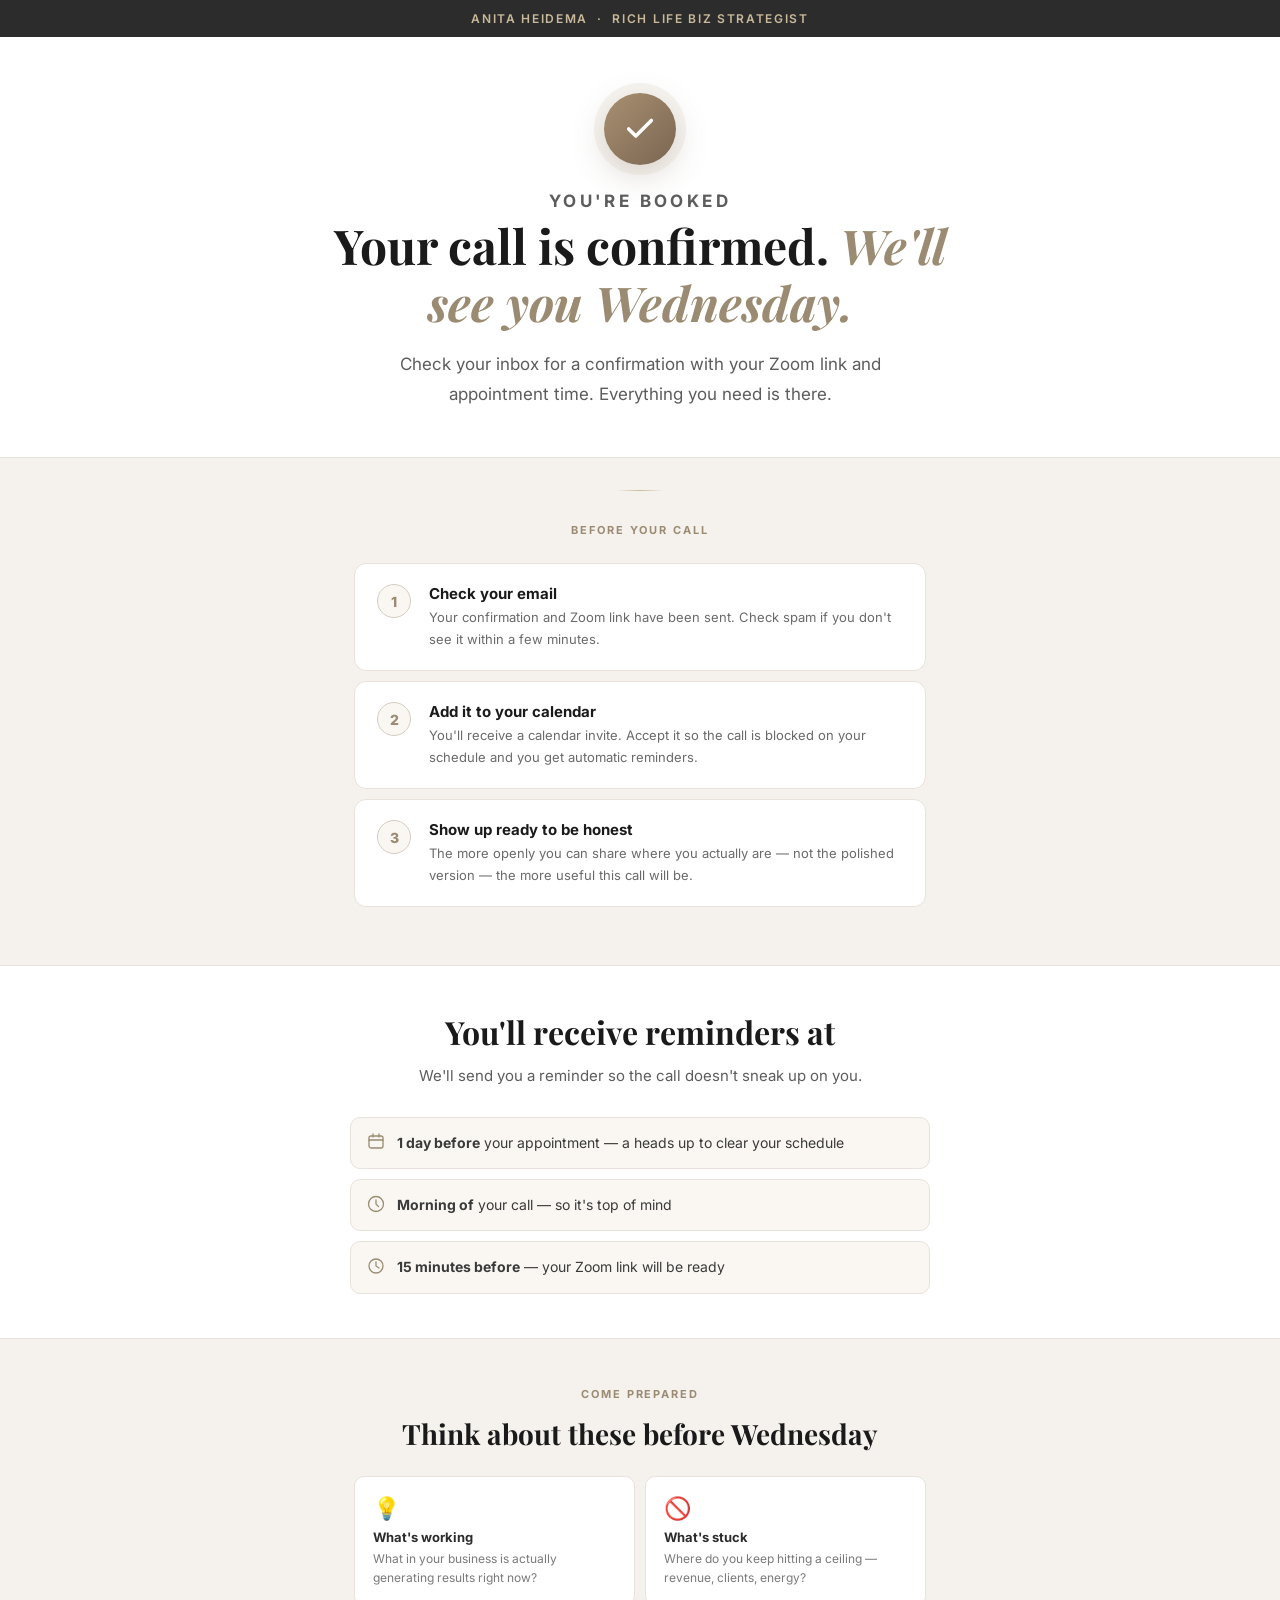
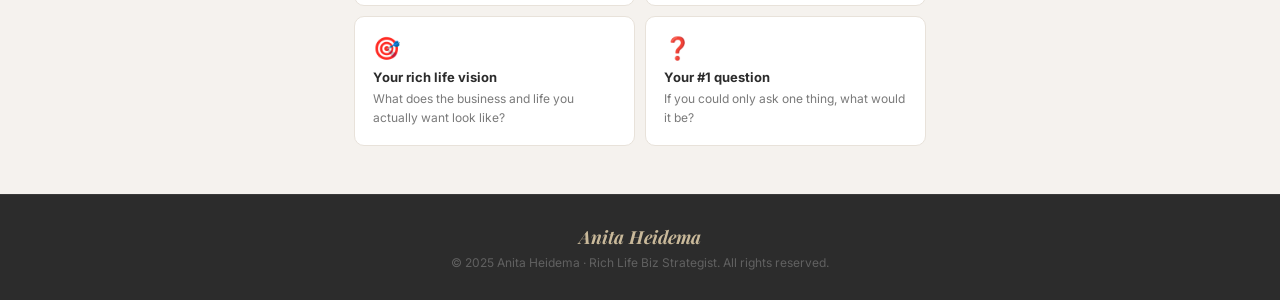
<file: worldofpurpose/anita-thank-you.html>
<!DOCTYPE html>
<html lang="en">
<head>
<meta charset="UTF-8">
<meta name="viewport" content="width=device-width, initial-scale=1.0">
<title>You're Booked – Rich Life Biz Strategy Call</title>
<link href="https://fonts.googleapis.com/css2?family=Inter:wght@400;500;600;700;800&family=Playfair+Display:ital,wght@0,700;1,700&display=swap" rel="stylesheet">
<style>
* { box-sizing: border-box; margin: 0; padding: 0; }
body { font-family: Inter, sans-serif; background: #f5f2ee; color: #2c2c2c; -webkit-font-smoothing: antialiased; }
.ah-wrap { background: #f5f2ee; color: #2c2c2c; font-family: Inter, sans-serif; width: 100%; min-height: 100vh; }

.topbar { background: #2c2c2c; padding: 11px 20px; text-align: center; font-size: 12px; font-weight: 600; letter-spacing: 0.14em; text-transform: uppercase; color: #c9b99a; }

/* HERO */
.hero { background: #fff; padding: 56px 24px 48px; text-align: center; border-bottom: 1px solid #e8e2da; }
.check { width: 72px; height: 72px; border-radius: 50%; background: linear-gradient(135deg, #a89070, #7a6552); display: flex; align-items: center; justify-content: center; margin: 0 auto 22px; box-shadow: 0 0 0 10px rgba(168,144,112,0.1), 0 10px 32px rgba(122,101,82,0.25); }
.check svg { width: 34px; height: 34px; }
.eyebrow { font-size: 11px; font-weight: 700; letter-spacing: 0.2em; text-transform: uppercase; color: #9b8b72; margin-bottom: 14px; }
.hero h1 { font-family: "Playfair Display", Georgia, serif; font-size: clamp(28px, 5vw, 48px); font-weight: 700; line-height: 1.2; color: #1a1a1a; max-width: 640px; margin: 0 auto 18px; }
.hero h1 em { font-style: italic; color: #9b8b72; }
.hero p { font-size: 17px; color: #5c5c5c; line-height: 1.75; max-width: 500px; margin: 0 auto; }

.divider { width: 48px; height: 1px; background: linear-gradient(90deg, transparent, #c9b99a, transparent); margin: 32px auto; }

/* STEPS */
.steps { padding: 0 24px 48px; max-width: 620px; margin: 0 auto; }
.steps-label { text-align: center; font-size: 11px; font-weight: 700; letter-spacing: 0.18em; text-transform: uppercase; color: #9b8b72; margin-bottom: 26px; }
.step { display: flex; align-items: flex-start; gap: 18px; background: #fff; border: 1px solid #e8e2da; border-radius: 12px; padding: 20px 22px; margin-bottom: 10px; }
.step-num { width: 34px; height: 34px; border-radius: 50%; background: #faf7f3; border: 1px solid #d6cdc2; display: flex; align-items: center; justify-content: center; font-size: 14px; font-weight: 800; color: #9b8b72; flex-shrink: 0; }
.step-title { font-size: 15px; font-weight: 700; color: #1a1a1a; margin-bottom: 4px; }
.step-desc { font-size: 13px; color: #6a6a6a; line-height: 1.65; }

/* REMINDER BLOCK */
.reminder { background: #fff; border-top: 1px solid #e8e2da; border-bottom: 1px solid #e8e2da; padding: 44px 24px; text-align: center; }
.reminder-inner { max-width: 580px; margin: 0 auto; }
.reminder h2 { font-family: "Playfair Display", Georgia, serif; font-size: clamp(22px, 3.5vw, 32px); font-weight: 700; color: #1a1a1a; margin-bottom: 10px; }
.reminder p { font-size: 15px; color: #5c5c5c; line-height: 1.7; margin-bottom: 28px; }
.reminder-list { list-style: none; text-align: left; display: flex; flex-direction: column; gap: 10px; margin-bottom: 0; }
.reminder-list li { display: flex; align-items: flex-start; gap: 12px; background: #faf7f3; border: 1px solid #e8e2da; border-radius: 10px; padding: 14px 16px; font-size: 14px; color: #3a3a3a; line-height: 1.6; }
.reminder-list li svg { flex-shrink: 0; width: 18px; height: 18px; margin-top: 1px; }

/* PREP BLOCK */
.prep { padding: 48px 24px; max-width: 620px; margin: 0 auto; }
.prep-label { text-align: center; font-size: 11px; font-weight: 700; letter-spacing: 0.18em; text-transform: uppercase; color: #9b8b72; margin-bottom: 14px; }
.prep h2 { font-family: "Playfair Display", Georgia, serif; font-size: clamp(20px, 3vw, 28px); font-weight: 700; color: #1a1a1a; text-align: center; margin-bottom: 24px; }
.prep-grid { display: grid; grid-template-columns: 1fr 1fr; gap: 10px; }
.prep-card { background: #fff; border: 1px solid #e8e2da; border-radius: 10px; padding: 18px 18px; }
.prep-icon { font-size: 22px; margin-bottom: 8px; display: block; }
.prep-title { font-size: 13px; font-weight: 700; color: #2c2c2c; margin-bottom: 4px; }
.prep-desc { font-size: 12px; color: #7a7a7a; line-height: 1.6; }

/* FOOTER */
footer { background: #2c2c2c; border-top: 1px solid #3a3a3a; padding: 30px 24px; text-align: center; }
.footer-name { font-family: "Playfair Display", Georgia, serif; font-size: 18px; font-weight: 700; color: #c9b99a; margin-bottom: 6px; font-style: italic; }
footer p { font-size: 12px; color: rgba(255,255,255,0.25); }

@media (max-width: 500px) {
  .hero { padding: 40px 18px 36px; }
  .hero h1 { font-size: 26px; }
  .hero p { font-size: 15px; }
  .steps { padding: 0 16px 36px; }
  .step { padding: 16px; gap: 14px; }
  .reminder { padding: 36px 16px; }
  .prep { padding: 36px 16px; }
  .prep-grid { grid-template-columns: 1fr; }
  footer { padding: 24px 16px; }
}
</style>
</head>
<body>
<div class="ah-wrap">

<div class="topbar">Anita Heidema &nbsp;·&nbsp; Rich Life Biz Strategist</div>

<section class="hero">
  <div class="check">
    <svg viewBox="0 0 24 24" fill="none" stroke="#fff" stroke-width="2.5" stroke-linecap="round" stroke-linejoin="round">
      <polyline points="20 6 9 17 4 12"></polyline>
    </svg>
  </div>
  <p class="eyebrow">You're Booked</p>
  <h1>Your call is confirmed. <em>We'll see you Wednesday.</em></h1>
  <p>Check your inbox for a confirmation with your Zoom link and appointment time. Everything you need is there.</p>
</section>

<div class="divider"></div>

<section class="steps">
  <p class="steps-label">Before Your Call</p>

  <div class="step">
    <div class="step-num">1</div>
    <div>
      <p class="step-title">Check your email</p>
      <p class="step-desc">Your confirmation and Zoom link have been sent. Check spam if you don't see it within a few minutes.</p>
    </div>
  </div>

  <div class="step">
    <div class="step-num">2</div>
    <div>
      <p class="step-title">Add it to your calendar</p>
      <p class="step-desc">You'll receive a calendar invite. Accept it so the call is blocked on your schedule and you get automatic reminders.</p>
    </div>
  </div>

  <div class="step">
    <div class="step-num">3</div>
    <div>
      <p class="step-title">Show up ready to be honest</p>
      <p class="step-desc">The more openly you can share where you actually are — not the polished version — the more useful this call will be.</p>
    </div>
  </div>

</section>

<section class="reminder">
  <div class="reminder-inner">
    <h2>You'll receive reminders at</h2>
    <p>We'll send you a reminder so the call doesn't sneak up on you.</p>
    <ul class="reminder-list">
      <li>
        <svg viewBox="0 0 18 18" fill="none">
          <rect x="2" y="3" width="14" height="12" rx="2" stroke="#9b8b72" stroke-width="1.3"/>
          <path d="M2 7h14M6 1v3M12 1v3" stroke="#9b8b72" stroke-width="1.3" stroke-linecap="round"/>
        </svg>
        <span><strong>1 day before</strong> your appointment — a heads up to clear your schedule</span>
      </li>
      <li>
        <svg viewBox="0 0 18 18" fill="none">
          <circle cx="9" cy="9" r="7.5" stroke="#9b8b72" stroke-width="1.3"/>
          <path d="M9 5v4l2.5 2.5" stroke="#9b8b72" stroke-width="1.3" stroke-linecap="round"/>
        </svg>
        <span><strong>Morning of</strong> your call — so it's top of mind</span>
      </li>
      <li>
        <svg viewBox="0 0 18 18" fill="none">
          <path d="M9 2a7 7 0 100 14A7 7 0 009 2z" stroke="#9b8b72" stroke-width="1.3"/>
          <path d="M9 5v4l3 2" stroke="#9b8b72" stroke-width="1.3" stroke-linecap="round"/>
        </svg>
        <span><strong>15 minutes before</strong> — your Zoom link will be ready</span>
      </li>
    </ul>
  </div>
</section>

<section class="prep">
  <p class="prep-label">Come Prepared</p>
  <h2>Think about these before Wednesday</h2>
  <div class="prep-grid">
    <div class="prep-card">
      <span class="prep-icon">&#128161;</span>
      <p class="prep-title">What's working</p>
      <p class="prep-desc">What in your business is actually generating results right now?</p>
    </div>
    <div class="prep-card">
      <span class="prep-icon">&#128683;</span>
      <p class="prep-title">What's stuck</p>
      <p class="prep-desc">Where do you keep hitting a ceiling — revenue, clients, energy?</p>
    </div>
    <div class="prep-card">
      <span class="prep-icon">&#127919;</span>
      <p class="prep-title">Your rich life vision</p>
      <p class="prep-desc">What does the business and life you actually want look like?</p>
    </div>
    <div class="prep-card">
      <span class="prep-icon">&#10067;</span>
      <p class="prep-title">Your #1 question</p>
      <p class="prep-desc">If you could only ask one thing, what would it be?</p>
    </div>
  </div>
</section>

<footer>
  <div class="footer-name">Anita Heidema</div>
  <p>&copy; 2025 Anita Heidema · Rich Life Biz Strategist. All rights reserved.</p>
</footer>

</div>
</body>
</html>
</file>
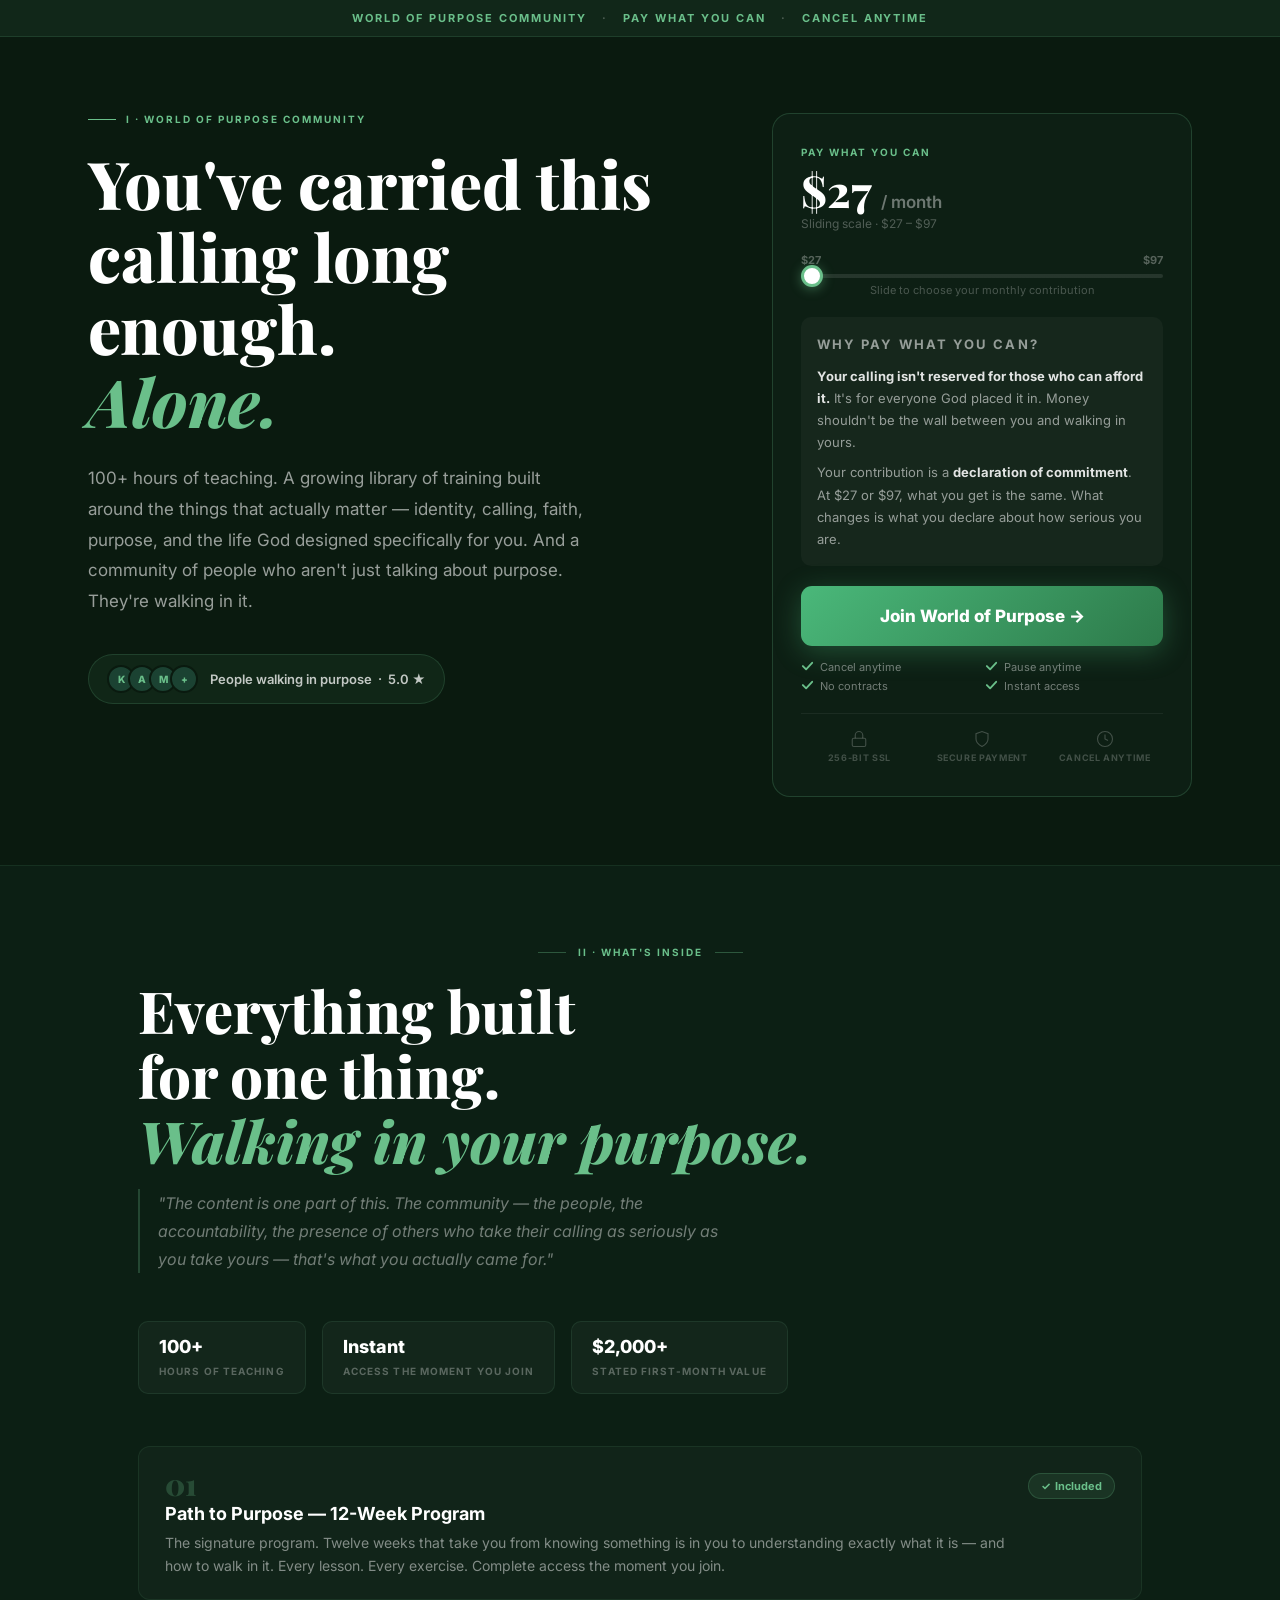
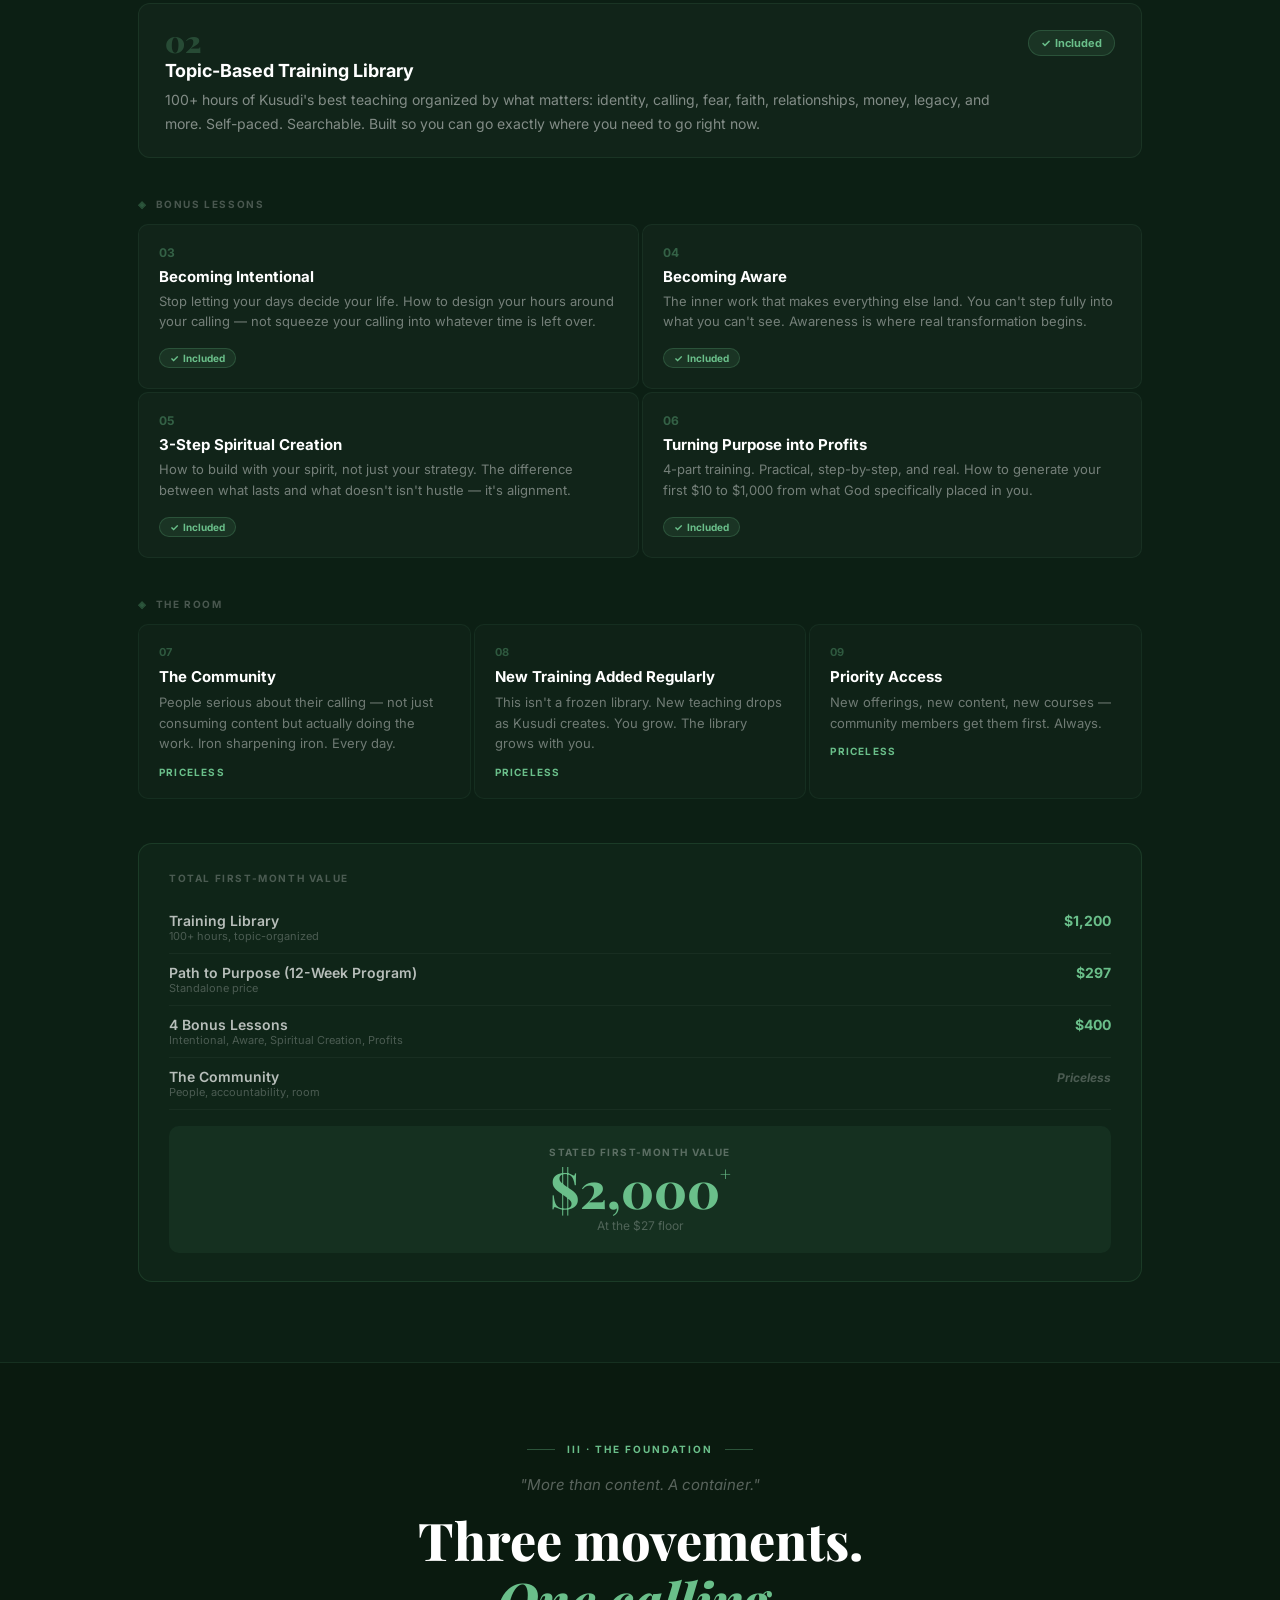
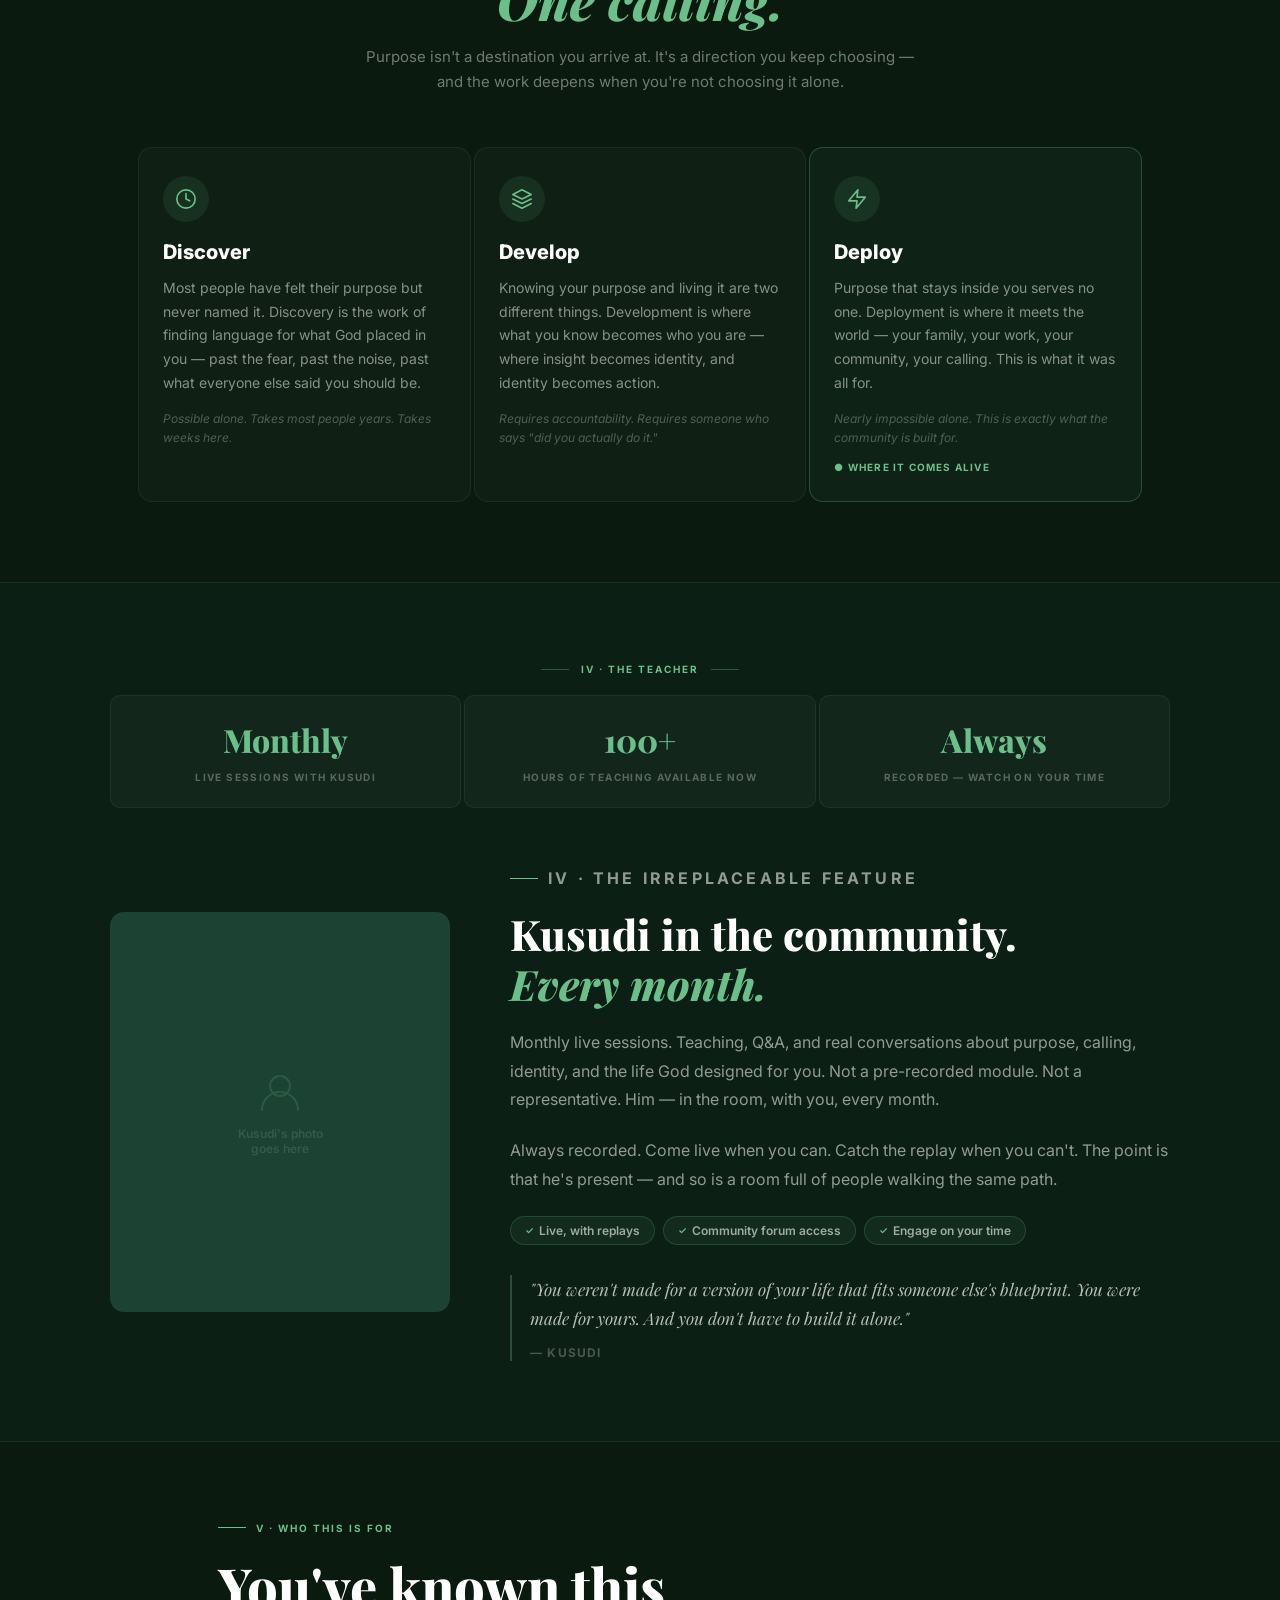
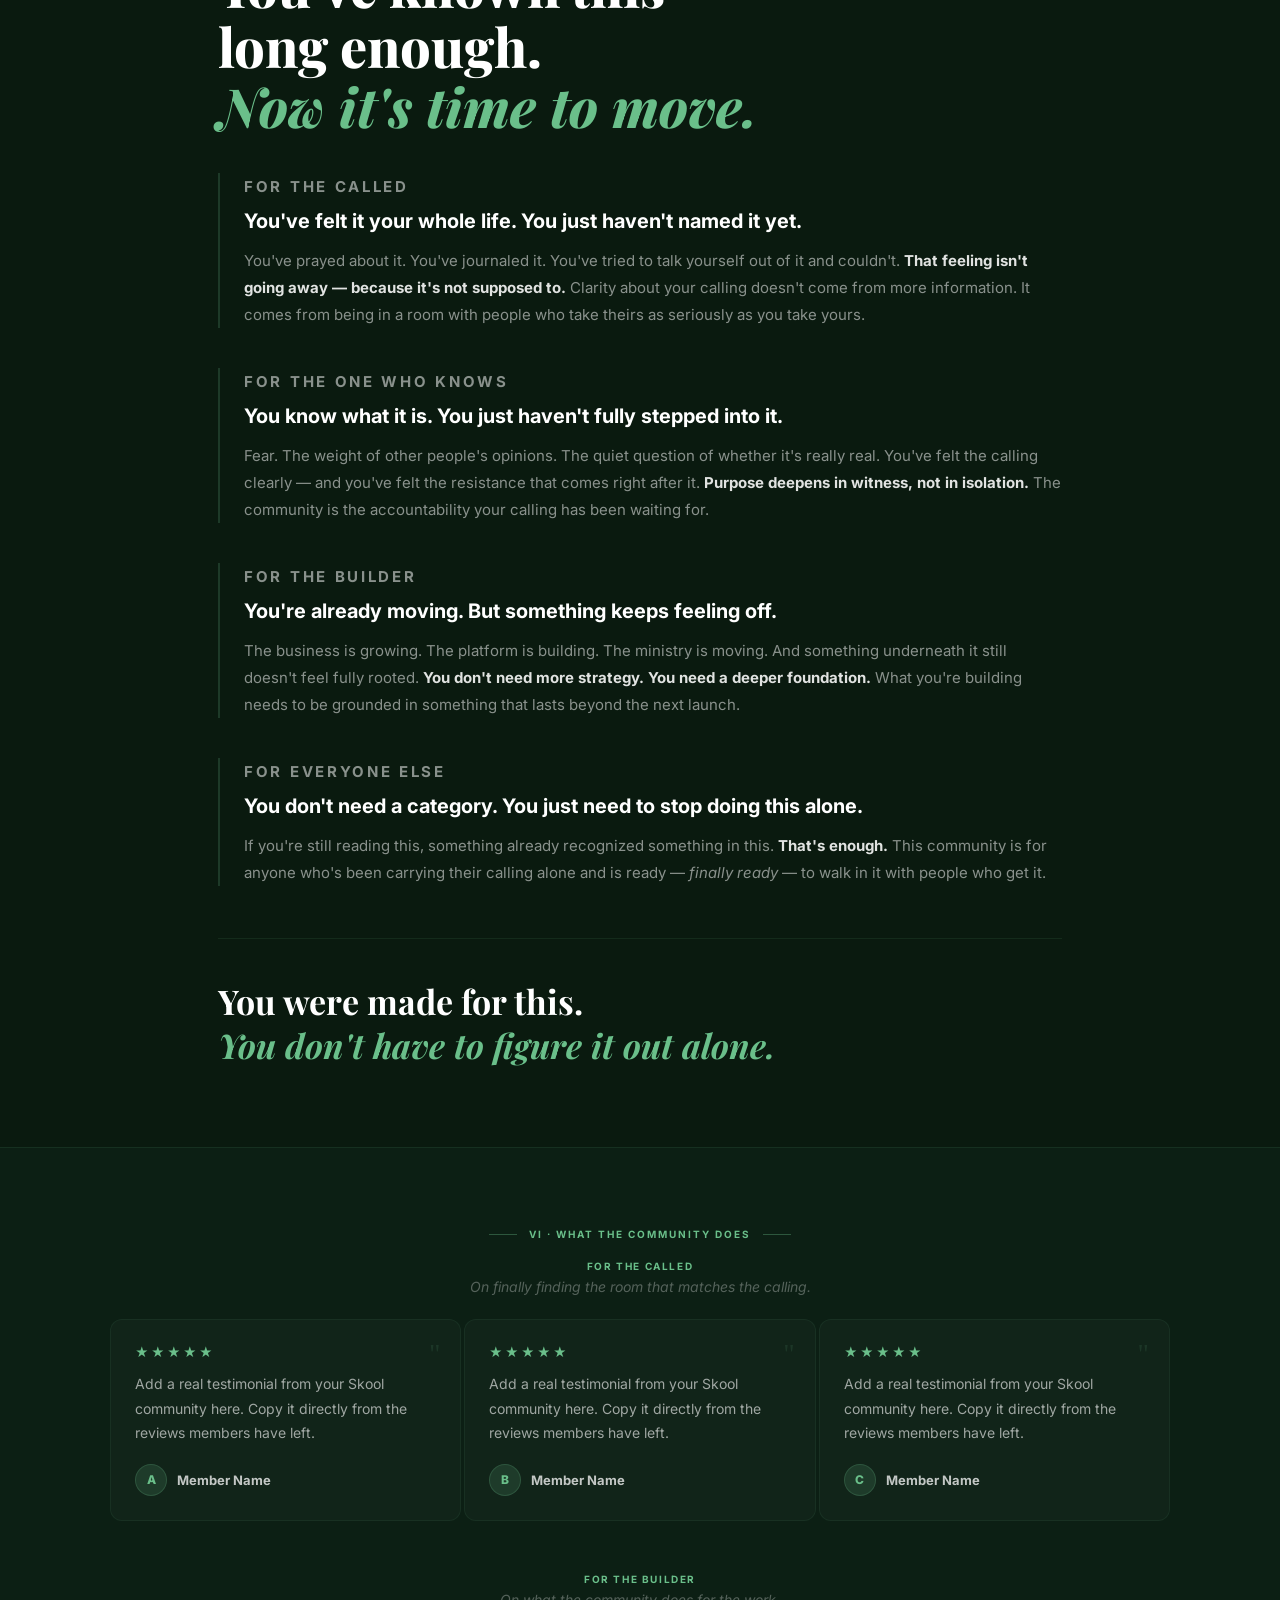
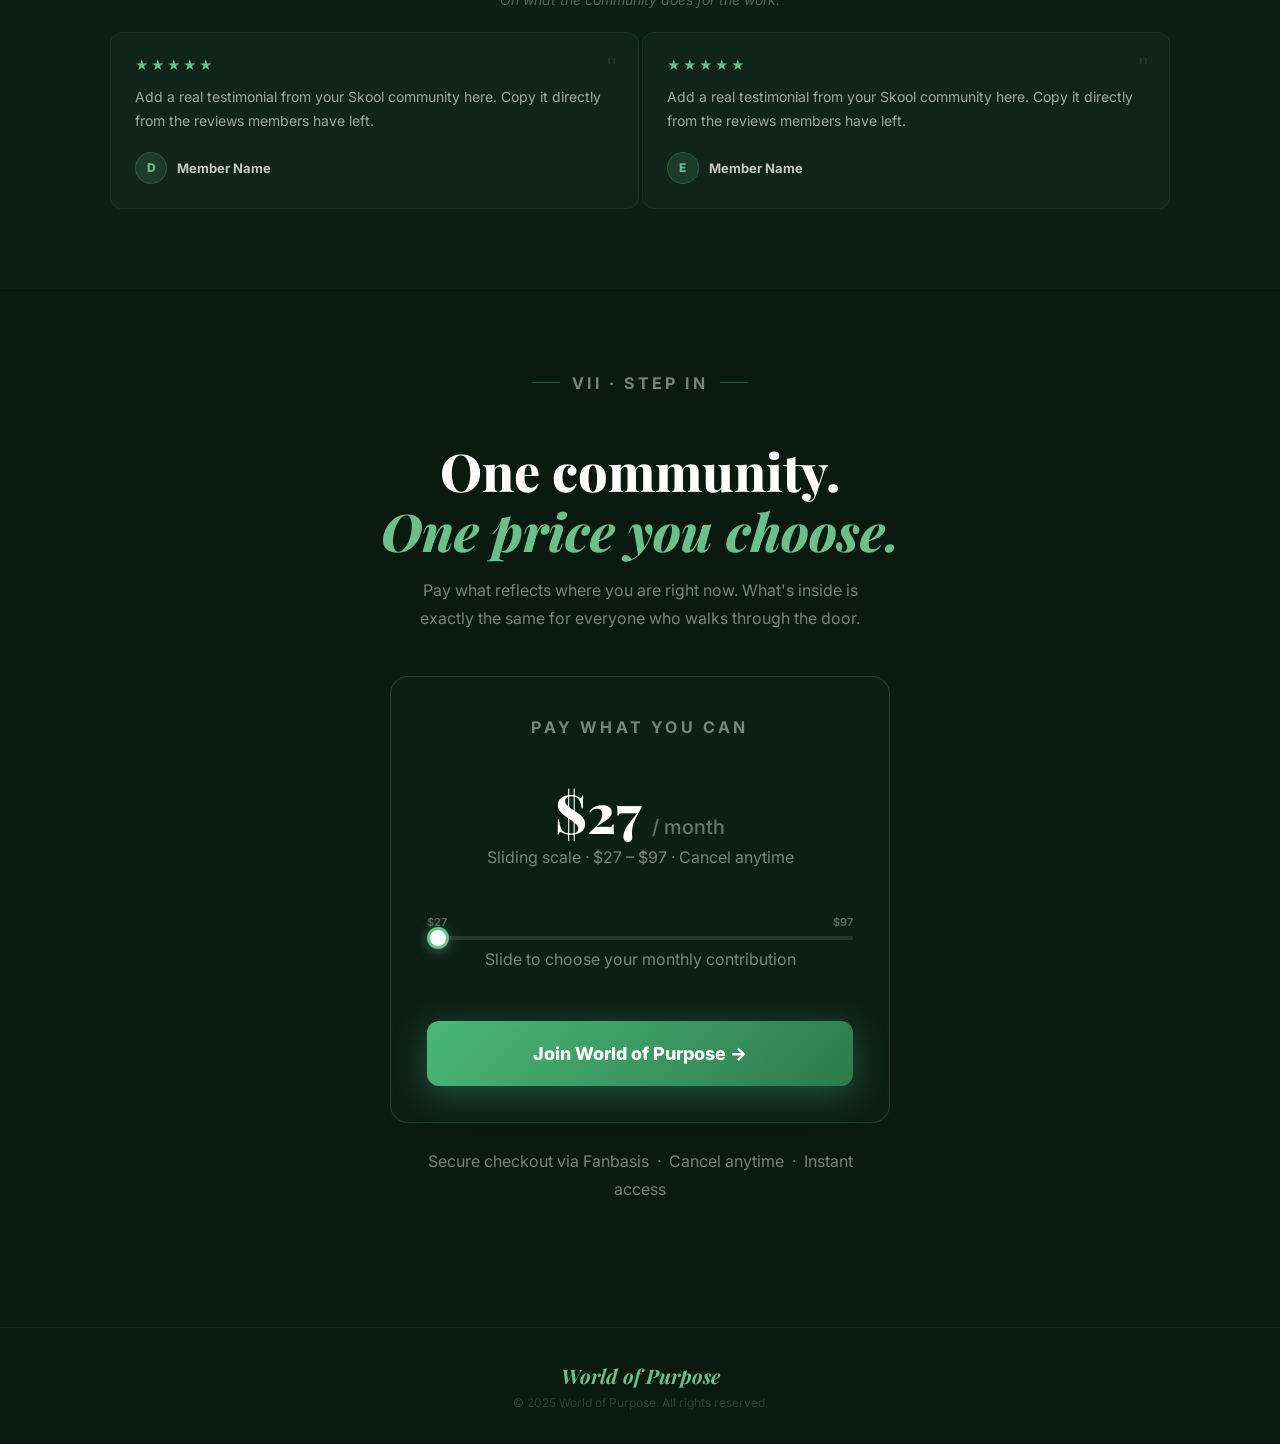
<file: worldofpurpose/community.html>
<!DOCTYPE html>
<html lang="en">
<head>
<meta charset="UTF-8">
<meta name="viewport" content="width=device-width, initial-scale=1.0">
<title>World of Purpose Community</title>
<link href="https://fonts.googleapis.com/css2?family=Inter:wght@400;500;600;700;800;900&family=Playfair+Display:ital,wght@0,700;0,800;1,700;1,800&display=swap" rel="stylesheet">
<style>
* { box-sizing: border-box; margin: 0; padding: 0; }
body { font-family: Inter, sans-serif; background: #0a1a0f; color: #fff; -webkit-font-smoothing: antialiased; }
.wop { background: #0a1a0f; color: #fff; font-family: Inter, sans-serif; width: 100%; min-height: 100vh; }

/* ── TOPBAR ── */
.topbar { background: rgba(106,191,138,0.08); border-bottom: 1px solid rgba(106,191,138,0.15); padding: 11px 20px; text-align: center; font-size: 11px; font-weight: 700; letter-spacing: 0.18em; text-transform: uppercase; color: #6abf8a; }
.topbar span { color: rgba(255,255,255,0.25); margin: 0 10px; }

/* ── HERO ── */
.hero { max-width: 1160px; margin: 0 auto; padding: 76px 28px 68px; display: grid; grid-template-columns: 1fr 420px; gap: 72px; align-items: start; }

.tag { font-size: 10px; font-weight: 700; letter-spacing: 0.2em; text-transform: uppercase; color: #6abf8a; display: flex; align-items: center; gap: 10px; margin-bottom: 22px; }
.tag::before { content: ''; width: 28px; height: 1px; background: #6abf8a; display: block; }

.hero h1 { font-family: "Playfair Display", Georgia, serif; font-size: clamp(38px, 5.5vw, 66px); font-weight: 800; line-height: 1.1; color: #fff; margin-bottom: 26px; }
.hero h1 em { font-style: italic; color: #6abf8a; }

.hero-body { font-size: 17px; color: rgba(255,255,255,0.58); line-height: 1.8; max-width: 510px; margin-bottom: 38px; }

.proof-chip { display: inline-flex; align-items: center; gap: 12px; background: rgba(106,191,138,0.07); border: 1px solid rgba(106,191,138,0.18); border-radius: 100px; padding: 10px 18px; }
.proof-avatars { display: flex; }
.avatar { width: 28px; height: 28px; border-radius: 50%; border: 2px solid #0a1a0f; margin-left: -7px; display: flex; align-items: center; justify-content: center; font-size: 10px; font-weight: 800; color: #6abf8a; background: #1b4232; flex-shrink: 0; }
.avatar:first-child { margin-left: 0; }
.proof-text { font-size: 13px; font-weight: 600; color: rgba(255,255,255,0.75); }

/* CARD */
.card { background: #0d1f14; border: 1px solid rgba(106,191,138,0.22); border-radius: 18px; padding: 32px 28px; position: sticky; top: 20px; }
.card-eyebrow { font-size: 10px; font-weight: 700; letter-spacing: 0.2em; text-transform: uppercase; color: #6abf8a; margin-bottom: 10px; }
.card-price { font-family: "Playfair Display", Georgia, serif; font-size: 44px; font-weight: 800; color: #fff; line-height: 1; margin-bottom: 4px; }
.card-price sub { font-size: 17px; font-weight: 600; font-family: Inter, sans-serif; color: rgba(255,255,255,0.4); vertical-align: baseline; }
.card-range { font-size: 12px; color: rgba(255,255,255,0.28); margin-bottom: 22px; }

/* SLIDER */
.slider-labels { display: flex; justify-content: space-between; font-size: 11px; font-weight: 700; color: rgba(255,255,255,0.3); margin-bottom: 7px; }
input[type=range] { -webkit-appearance: none; appearance: none; width: 100%; height: 4px; border-radius: 4px; background: linear-gradient(to right, #6abf8a var(--pct,0%), rgba(255,255,255,0.1) var(--pct,0%)); outline: none; cursor: pointer; display: block; margin-bottom: 5px; }
input[type=range]::-webkit-slider-thumb { -webkit-appearance: none; width: 22px; height: 22px; border-radius: 50%; background: #fff; border: 3px solid #6abf8a; box-shadow: 0 2px 12px rgba(106,191,138,0.45); cursor: pointer; }
input[type=range]::-moz-range-thumb { width: 22px; height: 22px; border-radius: 50%; background: #fff; border: 3px solid #6abf8a; cursor: pointer; }
.slider-hint { font-size: 11px; color: rgba(255,255,255,0.25); text-align: center; margin-bottom: 20px; }

.why-box { background: rgba(255,255,255,0.035); border-radius: 10px; padding: 16px; margin-bottom: 20px; }
.why-label { font-size: 10px; font-weight: 700; letter-spacing: 0.16em; text-transform: uppercase; color: #6abf8a; margin-bottom: 10px; }
.why-box p { font-size: 13px; color: rgba(255,255,255,0.55); line-height: 1.7; }
.why-box p + p { margin-top: 8px; }
.why-box strong { color: rgba(255,255,255,0.88); }

.join-btn { display: block; width: 100%; background: linear-gradient(135deg, #4ab87a, #2d7a4a); color: #fff; font-size: 17px; font-weight: 800; padding: 20px; border-radius: 11px; text-align: center; text-decoration: none; box-shadow: 0 6px 28px rgba(74,184,122,0.32); margin-bottom: 14px; border: none; cursor: pointer; }

.mini-checks { display: grid; grid-template-columns: 1fr 1fr; gap: 5px; margin-bottom: 20px; }
.mini-check { display: flex; align-items: center; gap: 6px; font-size: 11px; color: rgba(255,255,255,0.42); }
.mini-check svg { width: 13px; height: 13px; flex-shrink: 0; stroke: #6abf8a; }

.card-trust { display: grid; grid-template-columns: 1fr 1fr 1fr; gap: 6px; border-top: 1px solid rgba(255,255,255,0.06); padding-top: 16px; }
.trust-item { text-align: center; }
.trust-item svg { width: 18px; height: 18px; stroke: rgba(255,255,255,0.22); display: block; margin: 0 auto 4px; }
.trust-item p { font-size: 9px; font-weight: 700; letter-spacing: 0.07em; text-transform: uppercase; color: rgba(255,255,255,0.22); line-height: 1.4; }

/* ── DIVIDER ── */
.stripe { border-top: 1px solid rgba(106,191,138,0.1); border-bottom: 1px solid rgba(106,191,138,0.1); background: #0c1f14; }

/* ── WHAT'S INSIDE ── */
.inside { padding: 80px 28px; max-width: 1060px; margin: 0 auto; }
.tag-center { font-size: 10px; font-weight: 700; letter-spacing: 0.2em; text-transform: uppercase; color: #6abf8a; text-align: center; display: flex; align-items: center; justify-content: center; gap: 12px; margin-bottom: 20px; }
.tag-center::before,.tag-center::after { content:''; width:28px; height:1px; background:rgba(106,191,138,0.35); display:block; }

.inside h2 { font-family: "Playfair Display", Georgia, serif; font-size: clamp(34px, 5vw, 58px); font-weight: 800; color: #fff; line-height: 1.12; margin-bottom: 16px; }
.inside h2 em { font-style: italic; color: #6abf8a; }
.inside-pull { font-size: 16px; color: rgba(255,255,255,0.42); font-style: italic; line-height: 1.75; border-left: 2px solid rgba(106,191,138,0.25); padding-left: 18px; max-width: 600px; margin-bottom: 48px; }

.stats { display: flex; gap: 16px; margin-bottom: 52px; flex-wrap: wrap; }
.stat { background: rgba(255,255,255,0.03); border: 1px solid rgba(106,191,138,0.12); border-radius: 10px; padding: 14px 20px; }
.stat strong { font-size: 18px; font-weight: 800; color: #fff; display: block; margin-bottom: 2px; }
.stat span { font-size: 10px; font-weight: 700; letter-spacing: 0.11em; text-transform: uppercase; color: rgba(255,255,255,0.3); }

/* FEATURED */
.feat-list { display: flex; flex-direction: column; gap: 3px; margin-bottom: 40px; }
.feat { display: grid; grid-template-columns: 1fr auto; align-items: start; gap: 20px; background: rgba(255,255,255,0.025); border: 1px solid rgba(106,191,138,0.1); border-radius: 12px; padding: 22px 26px; }
.feat-n { font-size: 30px; font-weight: 900; font-family: "Playfair Display", Georgia, serif; color: rgba(106,191,138,0.25); margin-bottom: 4px; line-height: 1; }
.feat-title { font-size: 18px; font-weight: 700; color: #fff; margin-bottom: 7px; }
.feat-desc { font-size: 14px; color: rgba(255,255,255,0.48); line-height: 1.65; }
.incl { background: rgba(106,191,138,0.1); border: 1px solid rgba(106,191,138,0.22); border-radius: 100px; padding: 5px 12px; font-size: 11px; font-weight: 700; color: #6abf8a; white-space: nowrap; display: flex; align-items: center; gap: 4px; flex-shrink: 0; margin-top: 4px; }
.incl::before { content: '✓'; }

/* LIBRARY */
.sub-label { font-size: 10px; font-weight: 700; letter-spacing: 0.16em; text-transform: uppercase; color: rgba(255,255,255,0.25); margin-bottom: 14px; display: flex; align-items: center; gap: 8px; }
.sub-label::before { content: '◈'; color: rgba(106,191,138,0.35); }
.lib { display: grid; grid-template-columns: 1fr 1fr; gap: 3px; margin-bottom: 40px; }
.lib-card { background: rgba(255,255,255,0.025); border: 1px solid rgba(106,191,138,0.08); border-radius: 10px; padding: 20px; }
.lib-n { font-size: 12px; font-weight: 700; color: rgba(106,191,138,0.4); margin-bottom: 7px; }
.lib-title { font-size: 15px; font-weight: 700; color: #fff; margin-bottom: 5px; }
.lib-desc { font-size: 13px; color: rgba(255,255,255,0.42); line-height: 1.6; margin-bottom: 12px; }
.lib-card .incl { display: inline-flex; font-size: 10px; padding: 3px 10px; }

/* PRICELESS */
.pless { display: grid; grid-template-columns: 1fr 1fr 1fr; gap: 3px; margin-bottom: 44px; }
.pless-card { background: rgba(255,255,255,0.015); border: 1px solid rgba(106,191,138,0.07); border-radius: 10px; padding: 20px; }
.pless-n { font-size: 11px; font-weight: 700; color: rgba(106,191,138,0.35); margin-bottom: 8px; }
.pless-title { font-size: 15px; font-weight: 700; color: #fff; margin-bottom: 6px; }
.pless-desc { font-size: 13px; color: rgba(255,255,255,0.4); line-height: 1.6; margin-bottom: 12px; }
.pless-badge { font-size: 10px; font-weight: 700; letter-spacing: 0.12em; text-transform: uppercase; color: #6abf8a; }

/* VALUE STACK */
.val-stack { background: rgba(106,191,138,0.04); border: 1px solid rgba(106,191,138,0.14); border-radius: 14px; padding: 28px 30px; }
.val-hd { font-size: 10px; font-weight: 700; letter-spacing: 0.16em; text-transform: uppercase; color: rgba(255,255,255,0.25); margin-bottom: 18px; }
.val-row { display: flex; justify-content: space-between; align-items: baseline; padding: 10px 0; border-bottom: 1px solid rgba(255,255,255,0.04); }
.val-row:last-of-type { border-bottom: none; }
.val-name { font-size: 14px; font-weight: 600; color: rgba(255,255,255,0.7); }
.val-sub { font-size: 11px; color: rgba(255,255,255,0.25); }
.val-price { font-size: 14px; font-weight: 700; color: #6abf8a; }
.val-price.pl { color: rgba(255,255,255,0.25); font-style: italic; font-size: 12px; }
.val-total-box { background: rgba(106,191,138,0.07); border-radius: 10px; padding: 20px; margin-top: 16px; text-align: center; }
.val-total-label { font-size: 10px; font-weight: 700; letter-spacing: 0.14em; text-transform: uppercase; color: rgba(255,255,255,0.3); margin-bottom: 6px; }
.val-total-num { font-family: "Playfair Display", Georgia, serif; font-size: 50px; font-weight: 800; color: #6abf8a; line-height: 1; margin-bottom: 4px; }
.val-total-sub { font-size: 12px; color: rgba(255,255,255,0.25); }

/* ── THREE MOVEMENTS ── */
.movements { padding: 80px 28px; max-width: 1060px; margin: 0 auto; }
.movements-pull { font-size: 15px; font-style: italic; color: rgba(255,255,255,0.32); text-align: center; margin-bottom: 16px; }
.movements h2 { font-family: "Playfair Display", Georgia, serif; font-size: clamp(32px, 4.5vw, 52px); font-weight: 800; color: #fff; text-align: center; line-height: 1.15; margin-bottom: 14px; }
.movements h2 em { font-style: italic; color: #6abf8a; }
.movements-sub { text-align: center; font-size: 15px; color: rgba(255,255,255,0.42); line-height: 1.7; max-width: 560px; margin: 0 auto 52px; }
.mv-grid { display: grid; grid-template-columns: 1fr 1fr 1fr; gap: 3px; }
.mv-card { background: rgba(255,255,255,0.025); border: 1px solid rgba(106,191,138,0.1); border-radius: 14px; padding: 28px 24px; }
.mv-card.highlight { border-color: rgba(106,191,138,0.28); background: rgba(106,191,138,0.05); }
.mv-icon { width: 46px; height: 46px; border-radius: 50%; background: rgba(106,191,138,0.1); display: flex; align-items: center; justify-content: center; margin-bottom: 18px; }
.mv-icon svg { width: 22px; height: 22px; stroke: #6abf8a; }
.mv-title { font-size: 20px; font-weight: 800; color: #fff; margin-bottom: 12px; }
.mv-desc { font-size: 14px; color: rgba(255,255,255,0.5); line-height: 1.7; margin-bottom: 14px; }
.mv-note { font-size: 12px; font-style: italic; color: rgba(255,255,255,0.28); line-height: 1.6; }
.mv-badge { font-size: 10px; font-weight: 700; letter-spacing: 0.12em; text-transform: uppercase; color: #6abf8a; margin-top: 14px; display: block; }

/* ── KUSUDI SECTION ── */
.kusudi-section { background: #0c1f14; border-top: 1px solid rgba(106,191,138,0.1); border-bottom: 1px solid rgba(106,191,138,0.1); padding: 80px 28px; }
.kusudi-inner { max-width: 1060px; margin: 0 auto; }
.kus-stats { display: grid; grid-template-columns: 1fr 1fr 1fr; gap: 3px; margin-bottom: 56px; }
.kus-stat { background: rgba(255,255,255,0.03); border: 1px solid rgba(106,191,138,0.1); border-radius: 10px; padding: 22px; text-align: center; }
.kus-stat strong { font-family: "Playfair Display", Georgia, serif; font-size: 32px; font-weight: 800; color: #6abf8a; display: block; margin-bottom: 4px; }
.kus-stat span { font-size: 10px; font-weight: 700; letter-spacing: 0.14em; text-transform: uppercase; color: rgba(255,255,255,0.3); }
.kus-split { display: grid; grid-template-columns: 340px 1fr; gap: 60px; align-items: center; }
.kus-photo { width: 340px; height: 400px; border-radius: 14px; background: #1b4232; overflow: hidden; display: flex; align-items: center; justify-content: center; }
.kus-photo img { width: 100%; height: 100%; object-fit: cover; border-radius: 14px; }
.photo-ph { width:100%;height:100%;display:flex;flex-direction:column;align-items:center;justify-content:center;color:rgba(255,255,255,0.12);font-size:12px;font-weight:600;text-align:center;padding:20px; }
.kus-text .tag { margin-bottom: 16px; }
.kus-text h2 { font-family: "Playfair Display", Georgia, serif; font-size: clamp(28px, 3.5vw, 42px); font-weight: 800; color: #fff; line-height: 1.2; margin-bottom: 18px; }
.kus-text h2 em { font-style: italic; color: #6abf8a; }
.kus-text p { font-size: 16px; color: rgba(255,255,255,0.55); line-height: 1.8; margin-bottom: 22px; }
.kus-tags { display: flex; flex-wrap: wrap; gap: 8px; margin-bottom: 30px; }
.kus-tag { background: rgba(106,191,138,0.08); border: 1px solid rgba(106,191,138,0.2); border-radius: 100px; padding: 6px 14px; font-size: 12px; font-weight: 600; color: rgba(255,255,255,0.6); display: flex; align-items: center; gap: 5px; }
.kus-tag::before { content: '✓'; color: #6abf8a; font-size: 10px; }
.kus-quote { border-left: 2px solid rgba(106,191,138,0.3); padding-left: 18px; }
.kus-quote p { font-size: 17px; font-style: italic; color: rgba(255,255,255,0.7); line-height: 1.7; margin-bottom: 8px; font-family: "Playfair Display", Georgia, serif; }
.kus-quote cite { font-size: 12px; font-style: normal; font-weight: 700; letter-spacing: 0.1em; text-transform: uppercase; color: rgba(255,255,255,0.25); }

/* ── WHO IT'S FOR ── */
.for-section { padding: 80px 28px; max-width: 900px; margin: 0 auto; }
.for-section h2 { font-family: "Playfair Display", Georgia, serif; font-size: clamp(32px, 5vw, 54px); font-weight: 800; color: #fff; line-height: 1.12; margin-bottom: 36px; }
.for-section h2 em { font-style: italic; color: #6abf8a; display: block; }
.for-block { border-left: 2px solid rgba(106,191,138,0.2); padding-left: 24px; margin-bottom: 40px; }
.for-block:last-child { margin-bottom: 0; }
.for-lbl { font-size: 10px; font-weight: 700; letter-spacing: 0.18em; text-transform: uppercase; color: #6abf8a; margin-bottom: 8px; }
.for-block h3 { font-size: 20px; font-weight: 700; color: #fff; margin-bottom: 12px; line-height: 1.35; }
.for-block p { font-size: 15px; color: rgba(255,255,255,0.52); line-height: 1.8; }
.for-block p strong { color: rgba(255,255,255,0.88); font-weight: 700; }
.for-block p em { font-style: italic; }
.for-close { font-family: "Playfair Display", Georgia, serif; font-size: clamp(22px, 3.5vw, 34px); font-weight: 700; color: #fff; line-height: 1.3; margin-top: 52px; padding-top: 40px; border-top: 1px solid rgba(106,191,138,0.1); }
.for-close em { font-style: italic; color: #6abf8a; }

/* ── TESTIMONIALS ── */
.testimonials { background: #0c1f14; border-top: 1px solid rgba(106,191,138,0.1); padding: 80px 28px; }
.testi-inner { max-width: 1060px; margin: 0 auto; }
.testi-group { margin-bottom: 52px; }
.testi-group:last-child { margin-bottom: 0; }
.testi-group-label { font-size: 10px; font-weight: 700; letter-spacing: 0.16em; text-transform: uppercase; color: #6abf8a; text-align: center; margin-bottom: 6px; }
.testi-group-sub { font-size: 14px; font-style: italic; color: rgba(255,255,255,0.3); text-align: center; margin-bottom: 24px; }
.testi-row { display: grid; grid-template-columns: 1fr 1fr 1fr; gap: 3px; }
.testi-row.two { grid-template-columns: 1fr 1fr; }
.testi-card { background: rgba(255,255,255,0.025); border: 1px solid rgba(106,191,138,0.08); border-radius: 12px; padding: 24px; position: relative; }
.testi-stars { color: #6abf8a; font-size: 13px; letter-spacing: 2px; margin-bottom: 12px; display: block; }
.testi-quote-mark { position: absolute; top: 20px; right: 20px; font-size: 28px; color: rgba(106,191,138,0.12); font-family: Georgia, serif; line-height: 1; }
.testi-text { font-size: 14px; color: rgba(255,255,255,0.6); line-height: 1.75; margin-bottom: 18px; }
.testi-author { display: flex; align-items: center; gap: 10px; }
.testi-av { width: 32px; height: 32px; border-radius: 50%; background: rgba(106,191,138,0.15); border: 1px solid rgba(106,191,138,0.2); display: flex; align-items: center; justify-content: center; font-size: 12px; font-weight: 800; color: #6abf8a; flex-shrink: 0; }
.testi-name { font-size: 13px; font-weight: 700; color: rgba(255,255,255,0.75); }

/* ── BOTTOM CTA ── */
.bottom-cta { padding: 80px 28px; text-align: center; }
.bottom-cta h2 { font-family: "Playfair Display", Georgia, serif; font-size: clamp(30px, 5vw, 52px); font-weight: 800; color: #fff; line-height: 1.15; margin-bottom: 16px; }
.bottom-cta h2 em { font-style: italic; color: #6abf8a; }
.bottom-cta p { font-size: 16px; color: rgba(255,255,255,0.45); line-height: 1.75; max-width: 480px; margin: 0 auto 44px; }
.bottom-card { background: #0d1f14; border: 1px solid rgba(106,191,138,0.22); border-radius: 18px; padding: 36px; max-width: 500px; margin: 0 auto 24px; }
.bottom-price { font-family: "Playfair Display", Georgia, serif; font-size: 54px; font-weight: 800; color: #fff; line-height: 1; margin-bottom: 4px; }
.bottom-price sub { font-size: 20px; font-weight: 500; font-family: Inter, sans-serif; color: rgba(255,255,255,0.38); vertical-align: baseline; }
.bottom-range { font-size: 12px; color: rgba(255,255,255,0.25); margin-bottom: 24px; }
.bottom-btn { display: inline-block; background: linear-gradient(135deg, #4ab87a, #2d7a4a); color: #fff; font-size: 18px; font-weight: 800; padding: 22px 48px; border-radius: 12px; text-decoration: none; box-shadow: 0 8px 32px rgba(74,184,122,0.35); width: 100%; border: none; cursor: pointer; text-align: center; margin-top: 4px; }
.bottom-note { font-size: 12px; color: rgba(255,255,255,0.18); margin-top: 14px; }

/* ── FOOTER ── */
footer { border-top: 1px solid rgba(106,191,138,0.1); padding: 34px 24px; text-align: center; }
.footer-logo { font-family: "Playfair Display", Georgia, serif; font-size: 20px; font-weight: 700; color: #6abf8a; margin-bottom: 6px; font-style: italic; }
footer p { font-size: 12px; color: rgba(255,255,255,0.16); }

/* ── RESPONSIVE ── */
@media (max-width: 960px) {
  .hero { grid-template-columns: 1fr; gap: 40px; padding: 48px 20px 40px; }
  .card { position: static; }
  .kus-split { grid-template-columns: 1fr; }
  .kus-photo { width: 100%; height: 280px; }
  .mv-grid { grid-template-columns: 1fr; }
  .lib { grid-template-columns: 1fr; }
  .pless { grid-template-columns: 1fr; }
  .testi-row { grid-template-columns: 1fr; }
  .testi-row.two { grid-template-columns: 1fr; }
  .kus-stats { grid-template-columns: 1fr; }
  .inside, .movements, .kusudi-inner, .for-section, .testi-inner { padding-left: 20px; padding-right: 20px; }
  .inside { padding: 52px 20px; }
  .movements { padding: 52px 20px; }
  .kusudi-section { padding: 52px 20px; }
  .for-section { padding: 52px 20px; }
  .testimonials { padding: 52px 20px; }
  .bottom-cta { padding: 52px 20px; }
}
@media (max-width: 520px) {
  .hero h1 { font-size: 34px; }
  .stats { flex-direction: column; }
  .feat { grid-template-columns: 1fr; }
  .bottom-card { padding: 24px 18px; }
}
</style>
</head>
<body>
<div class="wop">

<!-- TOP BAR -->
<div class="topbar">World of Purpose Community <span>·</span> Pay What You Can <span>·</span> Cancel Anytime</div>

<!-- HERO -->
<section>
<div class="hero">
  <div class="hero-left">
    <p class="tag">I · World of Purpose Community</p>
    <h1>You've carried this calling long enough.<br><em>Alone.</em></h1>
    <p class="hero-body">100+ hours of teaching. A growing library of training built around the things that actually matter — identity, calling, faith, purpose, and the life God designed specifically for you. And a community of people who aren't just talking about purpose. They're walking in it.</p>
    <div class="proof-chip">
      <div class="proof-avatars">
        <div class="avatar">K</div>
        <div class="avatar">A</div>
        <div class="avatar">M</div>
        <div class="avatar">+</div>
      </div>
      <span class="proof-text">People walking in purpose &nbsp;·&nbsp; 5.0 ★</span>
    </div>
  </div>

  <div class="card">
    <p class="card-eyebrow">Pay What You Can</p>
    <div class="card-price" id="heroPrice">$27 <sub>/ month</sub></div>
    <p class="card-range">Sliding scale · $27 – $97</p>
    <div class="slider-labels"><span>$27</span><span>$97</span></div>
    <input type="range" id="heroSlider" min="27" max="97" step="10" value="27" oninput="updateHero(this.value)">
    <p class="slider-hint">Slide to choose your monthly contribution</p>

    <div class="why-box">
      <p class="why-label">Why Pay What You Can?</p>
      <p><strong>Your calling isn't reserved for those who can afford it.</strong> It's for everyone God placed it in. Money shouldn't be the wall between you and walking in yours.</p>
      <p>Your contribution is a <strong>declaration of commitment</strong>. At $27 or $97, what you get is the same. What changes is what you declare about how serious you are.</p>
    </div>

    <a href="https://www.fanbasis.com/agency-checkout/world-of-purpose/COMMUNITY_LINK_HERE" id="heroBtn" class="join-btn">Join World of Purpose &rarr;</a>

    <div class="mini-checks">
      <div class="mini-check"><svg viewBox="0 0 14 14" fill="none" stroke-width="2" stroke-linecap="round" stroke-linejoin="round"><polyline points="12 3 5.5 10 2 6.5"/></svg>Cancel anytime</div>
      <div class="mini-check"><svg viewBox="0 0 14 14" fill="none" stroke-width="2" stroke-linecap="round" stroke-linejoin="round"><polyline points="12 3 5.5 10 2 6.5"/></svg>Pause anytime</div>
      <div class="mini-check"><svg viewBox="0 0 14 14" fill="none" stroke-width="2" stroke-linecap="round" stroke-linejoin="round"><polyline points="12 3 5.5 10 2 6.5"/></svg>No contracts</div>
      <div class="mini-check"><svg viewBox="0 0 14 14" fill="none" stroke-width="2" stroke-linecap="round" stroke-linejoin="round"><polyline points="12 3 5.5 10 2 6.5"/></svg>Instant access</div>
    </div>

    <div class="card-trust">
      <div class="trust-item"><svg viewBox="0 0 24 24" fill="none" stroke-width="1.5"><rect x="3" y="11" width="18" height="11" rx="2"/><path d="M7 11V7a5 5 0 0110 0v4"/></svg><p>256-Bit SSL</p></div>
      <div class="trust-item"><svg viewBox="0 0 24 24" fill="none" stroke-width="1.5"><path d="M12 22s8-4 8-10V5l-8-3-8 3v7c0 6 8 10 8 10z"/></svg><p>Secure Payment</p></div>
      <div class="trust-item"><svg viewBox="0 0 24 24" fill="none" stroke-width="1.5"><circle cx="12" cy="12" r="10"/><polyline points="12 6 12 12 16 14"/></svg><p>Cancel Anytime</p></div>
    </div>
  </div>
</div>
</section>

<!-- WHAT'S INSIDE -->
<div class="stripe">
<div class="inside">
  <p class="tag-center">II · What's Inside</p>
  <h2>Everything built<br>for one thing.<br><em>Walking in your purpose.</em></h2>
  <p class="inside-pull">"The content is one part of this. The community — the people, the accountability, the presence of others who take their calling as seriously as you take yours — that's what you actually came for."</p>

  <div class="stats">
    <div class="stat"><strong>100+</strong><span>Hours of Teaching</span></div>
    <div class="stat"><strong>Instant</strong><span>Access the Moment You Join</span></div>
    <div class="stat"><strong>$2,000+</strong><span>Stated First-Month Value</span></div>
  </div>

  <div class="feat-list">
    <div class="feat">
      <div>
        <p class="feat-n">01</p>
        <p class="feat-title">Path to Purpose — 12-Week Program</p>
        <p class="feat-desc">The signature program. Twelve weeks that take you from knowing something is in you to understanding exactly what it is — and how to walk in it. Every lesson. Every exercise. Complete access the moment you join.</p>
      </div>
      <span class="incl">Included</span>
    </div>
    <div class="feat">
      <div>
        <p class="feat-n">02</p>
        <p class="feat-title">Topic-Based Training Library</p>
        <p class="feat-desc">100+ hours of Kusudi's best teaching organized by what matters: identity, calling, fear, faith, relationships, money, legacy, and more. Self-paced. Searchable. Built so you can go exactly where you need to go right now.</p>
      </div>
      <span class="incl">Included</span>
    </div>
  </div>

  <p class="sub-label">Bonus Lessons</p>
  <div class="lib">
    <div class="lib-card">
      <p class="lib-n">03</p>
      <p class="lib-title">Becoming Intentional</p>
      <p class="lib-desc">Stop letting your days decide your life. How to design your hours around your calling — not squeeze your calling into whatever time is left over.</p>
      <span class="incl">Included</span>
    </div>
    <div class="lib-card">
      <p class="lib-n">04</p>
      <p class="lib-title">Becoming Aware</p>
      <p class="lib-desc">The inner work that makes everything else land. You can't step fully into what you can't see. Awareness is where real transformation begins.</p>
      <span class="incl">Included</span>
    </div>
    <div class="lib-card">
      <p class="lib-n">05</p>
      <p class="lib-title">3-Step Spiritual Creation</p>
      <p class="lib-desc">How to build with your spirit, not just your strategy. The difference between what lasts and what doesn't isn't hustle — it's alignment.</p>
      <span class="incl">Included</span>
    </div>
    <div class="lib-card">
      <p class="lib-n">06</p>
      <p class="lib-title">Turning Purpose into Profits</p>
      <p class="lib-desc">4-part training. Practical, step-by-step, and real. How to generate your first $10 to $1,000 from what God specifically placed in you.</p>
      <span class="incl">Included</span>
    </div>
  </div>

  <p class="sub-label">The Room</p>
  <div class="pless">
    <div class="pless-card">
      <p class="pless-n">07</p>
      <p class="pless-title">The Community</p>
      <p class="pless-desc">People serious about their calling — not just consuming content but actually doing the work. Iron sharpening iron. Every day.</p>
      <p class="pless-badge">Priceless</p>
    </div>
    <div class="pless-card">
      <p class="pless-n">08</p>
      <p class="pless-title">New Training Added Regularly</p>
      <p class="pless-desc">This isn't a frozen library. New teaching drops as Kusudi creates. You grow. The library grows with you.</p>
      <p class="pless-badge">Priceless</p>
    </div>
    <div class="pless-card">
      <p class="pless-n">09</p>
      <p class="pless-title">Priority Access</p>
      <p class="pless-desc">New offerings, new content, new courses — community members get them first. Always.</p>
      <p class="pless-badge">Priceless</p>
    </div>
  </div>

  <div class="val-stack">
    <p class="val-hd">Total First-Month Value</p>
    <div class="val-row"><div><p class="val-name">Training Library</p><p class="val-sub">100+ hours, topic-organized</p></div><p class="val-price">$1,200</p></div>
    <div class="val-row"><div><p class="val-name">Path to Purpose (12-Week Program)</p><p class="val-sub">Standalone price</p></div><p class="val-price">$297</p></div>
    <div class="val-row"><div><p class="val-name">4 Bonus Lessons</p><p class="val-sub">Intentional, Aware, Spiritual Creation, Profits</p></div><p class="val-price">$400</p></div>
    <div class="val-row"><div><p class="val-name">The Community</p><p class="val-sub">People, accountability, room</p></div><p class="val-price pl">Priceless</p></div>
    <div class="val-total-box">
      <p class="val-total-label">Stated First-Month Value</p>
      <p class="val-total-num">$2,000<sup style="font-size:0.38em;vertical-align:top;margin-top:12px">+</sup></p>
      <p class="val-total-sub">At the $27 floor</p>
    </div>
  </div>
</div>
</div>

<!-- THREE MOVEMENTS -->
<section class="movements">
  <p class="tag-center">III · The Foundation</p>
  <p class="movements-pull">"More than content. A container."</p>
  <h2>Three movements.<br><em>One calling.</em></h2>
  <p class="movements-sub">Purpose isn't a destination you arrive at. It's a direction you keep choosing — and the work deepens when you're not choosing it alone.</p>
  <div class="mv-grid">
    <div class="mv-card">
      <div class="mv-icon"><svg viewBox="0 0 24 24" fill="none" stroke-width="1.8" stroke-linecap="round" stroke-linejoin="round"><circle cx="12" cy="12" r="10"/><path d="M12 6v6l4 2"/></svg></div>
      <p class="mv-title">Discover</p>
      <p class="mv-desc">Most people have felt their purpose but never named it. Discovery is the work of finding language for what God placed in you — past the fear, past the noise, past what everyone else said you should be.</p>
      <p class="mv-note">Possible alone. Takes most people years. Takes weeks here.</p>
    </div>
    <div class="mv-card">
      <div class="mv-icon"><svg viewBox="0 0 24 24" fill="none" stroke-width="1.8" stroke-linecap="round" stroke-linejoin="round"><path d="M12 2L2 7l10 5 10-5-10-5zM2 17l10 5 10-5M2 12l10 5 10-5"/></svg></div>
      <p class="mv-title">Develop</p>
      <p class="mv-desc">Knowing your purpose and living it are two different things. Development is where what you know becomes who you are — where insight becomes identity, and identity becomes action.</p>
      <p class="mv-note">Requires accountability. Requires someone who says "did you actually do it."</p>
    </div>
    <div class="mv-card highlight">
      <div class="mv-icon"><svg viewBox="0 0 24 24" fill="none" stroke-width="1.8" stroke-linecap="round" stroke-linejoin="round"><polygon points="13 2 3 14 12 14 11 22 21 10 12 10 13 2"/></svg></div>
      <p class="mv-title">Deploy</p>
      <p class="mv-desc">Purpose that stays inside you serves no one. Deployment is where it meets the world — your family, your work, your community, your calling. This is what it was all for.</p>
      <p class="mv-note">Nearly impossible alone. This is exactly what the community is built for.</p>
      <span class="mv-badge">● Where it comes alive</span>
    </div>
  </div>
</section>

<!-- KUSUDI -->
<section class="kusudi-section">
  <div class="kusudi-inner">
    <p class="tag-center">IV · The Teacher</p>
    <div class="kus-stats">
      <div class="kus-stat"><strong>Monthly</strong><span>Live Sessions with Kusudi</span></div>
      <div class="kus-stat"><strong>100+</strong><span>Hours of Teaching Available Now</span></div>
      <div class="kus-stat"><strong>Always</strong><span>Recorded — Watch on Your Time</span></div>
    </div>
    <div class="kus-split">
      <div class="kus-photo">
        <!-- Replace with: <img src="KUSUDI_PHOTO_URL" alt="Kusudi"> -->
        <div class="photo-ph">
          <svg width="48" height="48" viewBox="0 0 48 48" fill="none" style="opacity:0.2;margin-bottom:10px"><circle cx="24" cy="18" r="10" stroke="#6abf8a" stroke-width="2"/><path d="M6 42c0-9.9 8.1-18 18-18s18 8.1 18 18" stroke="#6abf8a" stroke-width="2" stroke-linecap="round"/></svg>
          Kusudi's photo<br>goes here
        </div>
      </div>
      <div class="kus-text">
        <p class="tag">IV · The Irreplaceable Feature</p>
        <h2>Kusudi in the community.<br><em>Every month.</em></h2>
        <p>Monthly live sessions. Teaching, Q&A, and real conversations about purpose, calling, identity, and the life God designed for you. Not a pre-recorded module. Not a representative. Him — in the room, with you, every month.</p>
        <p>Always recorded. Come live when you can. Catch the replay when you can't. The point is that he's present — and so is a room full of people walking the same path.</p>
        <div class="kus-tags">
          <span class="kus-tag">Live, with replays</span>
          <span class="kus-tag">Community forum access</span>
          <span class="kus-tag">Engage on your time</span>
        </div>
        <div class="kus-quote">
          <p>"You weren't made for a version of your life that fits someone else's blueprint. You were made for yours. And you don't have to build it alone."</p>
          <cite>— Kusudi</cite>
        </div>
      </div>
    </div>
  </div>
</section>

<!-- WHO IT'S FOR -->
<section class="for-section">
  <p class="tag">V · Who This Is For</p>
  <h2>You've known this<br>long enough.<br><em>Now it's time to move.</em></h2>

  <div class="for-block">
    <p class="for-lbl">For the Called</p>
    <h3>You've felt it your whole life. You just haven't named it yet.</h3>
    <p>You've prayed about it. You've journaled it. You've tried to talk yourself out of it and couldn't. <strong>That feeling isn't going away — because it's not supposed to.</strong> Clarity about your calling doesn't come from more information. It comes from being in a room with people who take theirs as seriously as you take yours.</p>
  </div>

  <div class="for-block">
    <p class="for-lbl">For the One Who Knows</p>
    <h3>You know what it is. You just haven't fully stepped into it.</h3>
    <p>Fear. The weight of other people's opinions. The quiet question of whether it's really real. You've felt the calling clearly — and you've felt the resistance that comes right after it. <strong>Purpose deepens in witness, not in isolation.</strong> The community is the accountability your calling has been waiting for.</p>
  </div>

  <div class="for-block">
    <p class="for-lbl">For the Builder</p>
    <h3>You're already moving. But something keeps feeling off.</h3>
    <p>The business is growing. The platform is building. The ministry is moving. And something underneath it still doesn't feel fully rooted. <strong>You don't need more strategy. You need a deeper foundation.</strong> What you're building needs to be grounded in something that lasts beyond the next launch.</p>
  </div>

  <div class="for-block">
    <p class="for-lbl">For Everyone Else</p>
    <h3>You don't need a category. You just need to stop doing this alone.</h3>
    <p>If you're still reading this, something already recognized something in this. <strong>That's enough.</strong> This community is for anyone who's been carrying their calling alone and is ready — <em>finally ready</em> — to walk in it with people who get it.</p>
  </div>

  <p class="for-close">You were made for this.<br><em>You don't have to figure it out alone.</em></p>
</section>

<!-- TESTIMONIALS -->
<section class="testimonials">
  <div class="testi-inner">
    <p class="tag-center">VI · What the Community Does</p>

    <div class="testi-group">
      <p class="testi-group-label">For the Called</p>
      <p class="testi-group-sub">On finally finding the room that matches the calling.</p>
      <div class="testi-row">
        <div class="testi-card">
          <span class="testi-stars">★★★★★</span>
          <span class="testi-quote-mark">"</span>
          <p class="testi-text">Add a real testimonial from your Skool community here. Copy it directly from the reviews members have left.</p>
          <div class="testi-author"><div class="testi-av">A</div><span class="testi-name">Member Name</span></div>
        </div>
        <div class="testi-card">
          <span class="testi-stars">★★★★★</span>
          <span class="testi-quote-mark">"</span>
          <p class="testi-text">Add a real testimonial from your Skool community here. Copy it directly from the reviews members have left.</p>
          <div class="testi-author"><div class="testi-av">B</div><span class="testi-name">Member Name</span></div>
        </div>
        <div class="testi-card">
          <span class="testi-stars">★★★★★</span>
          <span class="testi-quote-mark">"</span>
          <p class="testi-text">Add a real testimonial from your Skool community here. Copy it directly from the reviews members have left.</p>
          <div class="testi-author"><div class="testi-av">C</div><span class="testi-name">Member Name</span></div>
        </div>
      </div>
    </div>

    <div class="testi-group">
      <p class="testi-group-label">For the Builder</p>
      <p class="testi-group-sub">On what the community does for the work.</p>
      <div class="testi-row two">
        <div class="testi-card">
          <span class="testi-stars">★★★★★</span>
          <span class="testi-quote-mark">"</span>
          <p class="testi-text">Add a real testimonial from your Skool community here. Copy it directly from the reviews members have left.</p>
          <div class="testi-author"><div class="testi-av">D</div><span class="testi-name">Member Name</span></div>
        </div>
        <div class="testi-card">
          <span class="testi-stars">★★★★★</span>
          <span class="testi-quote-mark">"</span>
          <p class="testi-text">Add a real testimonial from your Skool community here. Copy it directly from the reviews members have left.</p>
          <div class="testi-author"><div class="testi-av">E</div><span class="testi-name">Member Name</span></div>
        </div>
      </div>
    </div>
  </div>
</section>

<!-- BOTTOM CTA -->
<section class="bottom-cta">
  <p class="tag-center">VII · Step In</p>
  <h2>One community.<br><em>One price you choose.</em></h2>
  <p>Pay what reflects where you are right now. What's inside is exactly the same for everyone who walks through the door.</p>

  <div class="bottom-card">
    <p class="card-eyebrow">Pay What You Can</p>
    <div class="bottom-price" id="bottomPrice">$27 <sub>/ month</sub></div>
    <p class="bottom-range">Sliding scale · $27 – $97 · Cancel anytime</p>
    <div class="slider-labels"><span>$27</span><span>$97</span></div>
    <input type="range" id="bottomSlider" min="27" max="97" step="10" value="27" oninput="updateBottom(this.value)">
    <p class="slider-hint">Slide to choose your monthly contribution</p>
    <a href="https://www.fanbasis.com/agency-checkout/world-of-purpose/COMMUNITY_LINK_HERE" id="bottomBtn" class="bottom-btn">Join World of Purpose &rarr;</a>
  </div>
  <p class="bottom-note">Secure checkout via Fanbasis &nbsp;·&nbsp; Cancel anytime &nbsp;·&nbsp; Instant access</p>
</section>

<footer>
  <div class="footer-logo">World of Purpose</div>
  <p>&copy; 2025 World of Purpose. All rights reserved.</p>
</footer>

</div>

<script>
var base = 'https://www.fanbasis.com/agency-checkout/world-of-purpose/COMMUNITY_LINK_HERE';

function fill(el) {
  var pct = ((parseInt(el.value) - parseInt(el.min)) / (parseInt(el.max) - parseInt(el.min))) * 100;
  el.style.setProperty('--pct', pct + '%');
}

function updateHero(v) {
  document.getElementById('heroPrice').innerHTML = '$' + v + ' <sub>/ month</sub>';
  fill(document.getElementById('heroSlider'));
  document.getElementById('heroBtn').href = base + '?amount=' + v;
}

function updateBottom(v) {
  document.getElementById('bottomPrice').innerHTML = '$' + v + ' <sub>/ month</sub>';
  fill(document.getElementById('bottomSlider'));
  document.getElementById('bottomBtn').href = base + '?amount=' + v;
}

fill(document.getElementById('heroSlider'));
fill(document.getElementById('bottomSlider'));
</script>

</body>
</html>
</file>
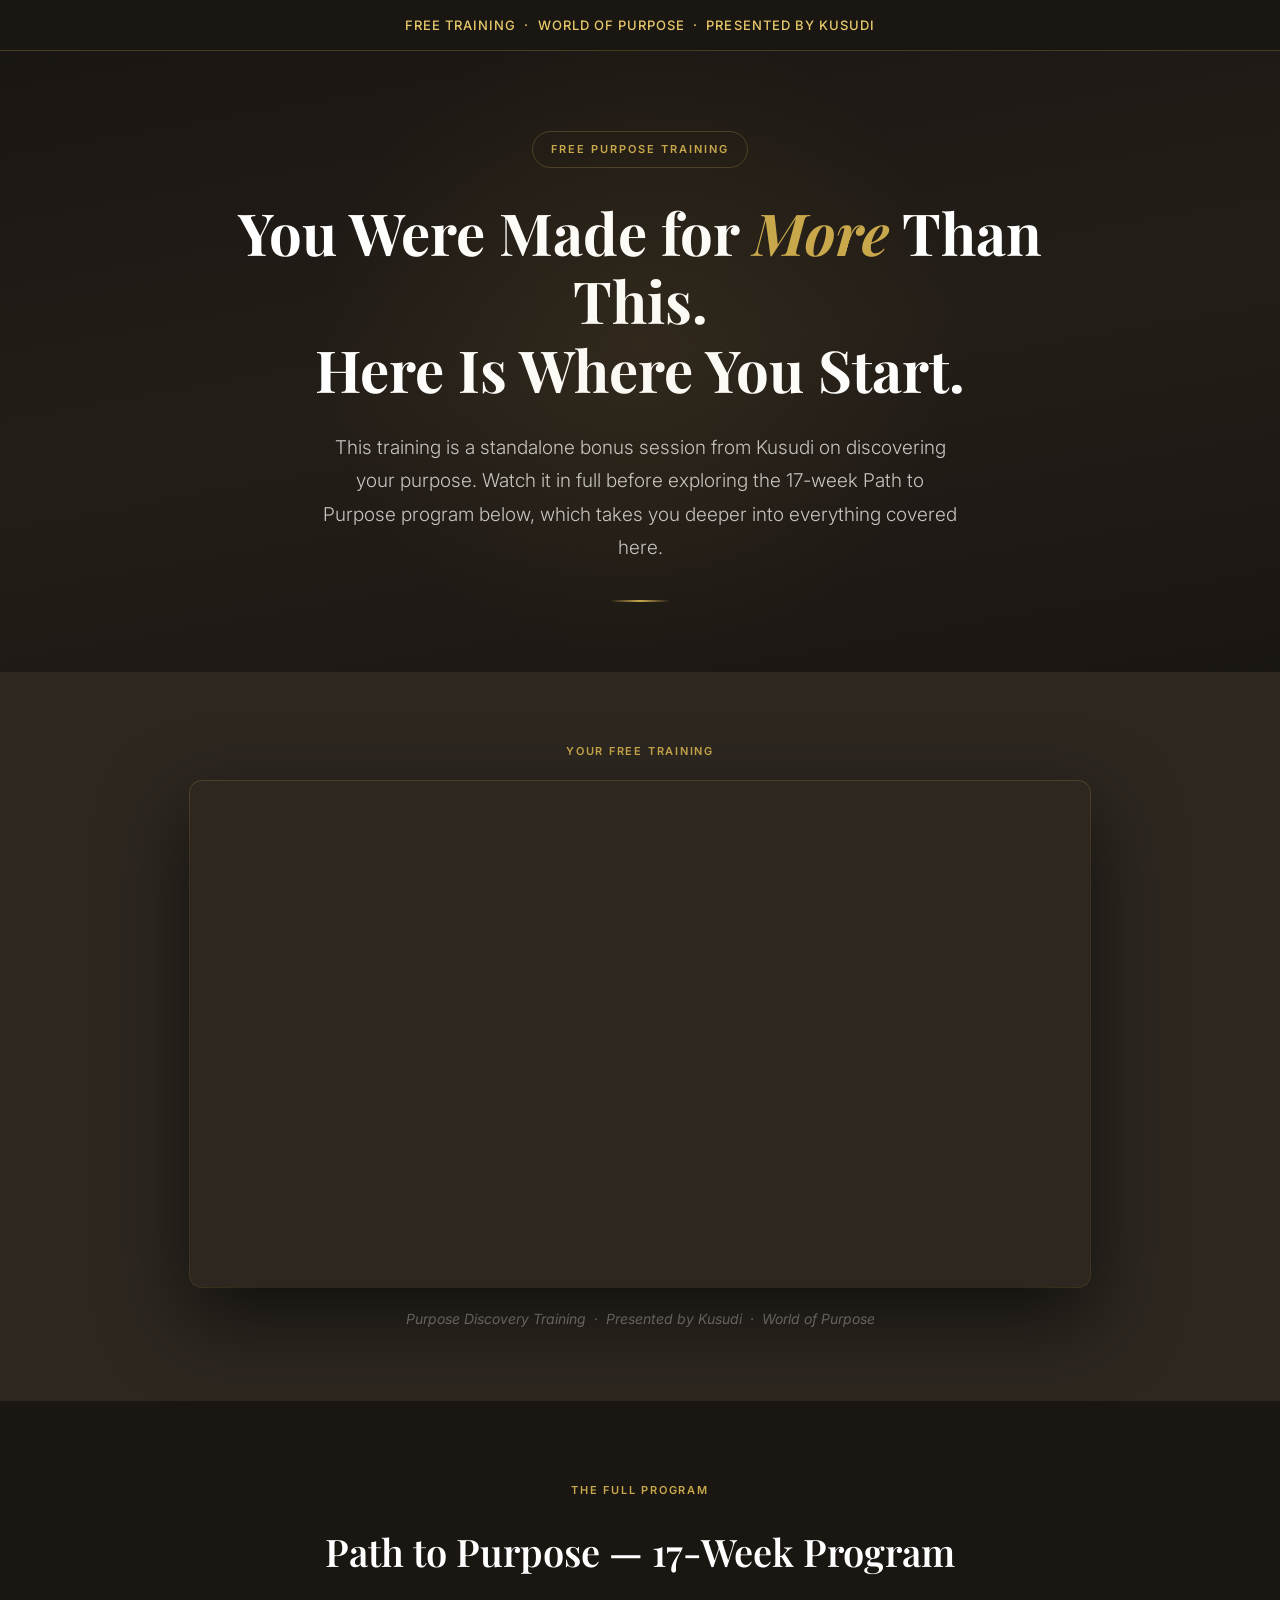
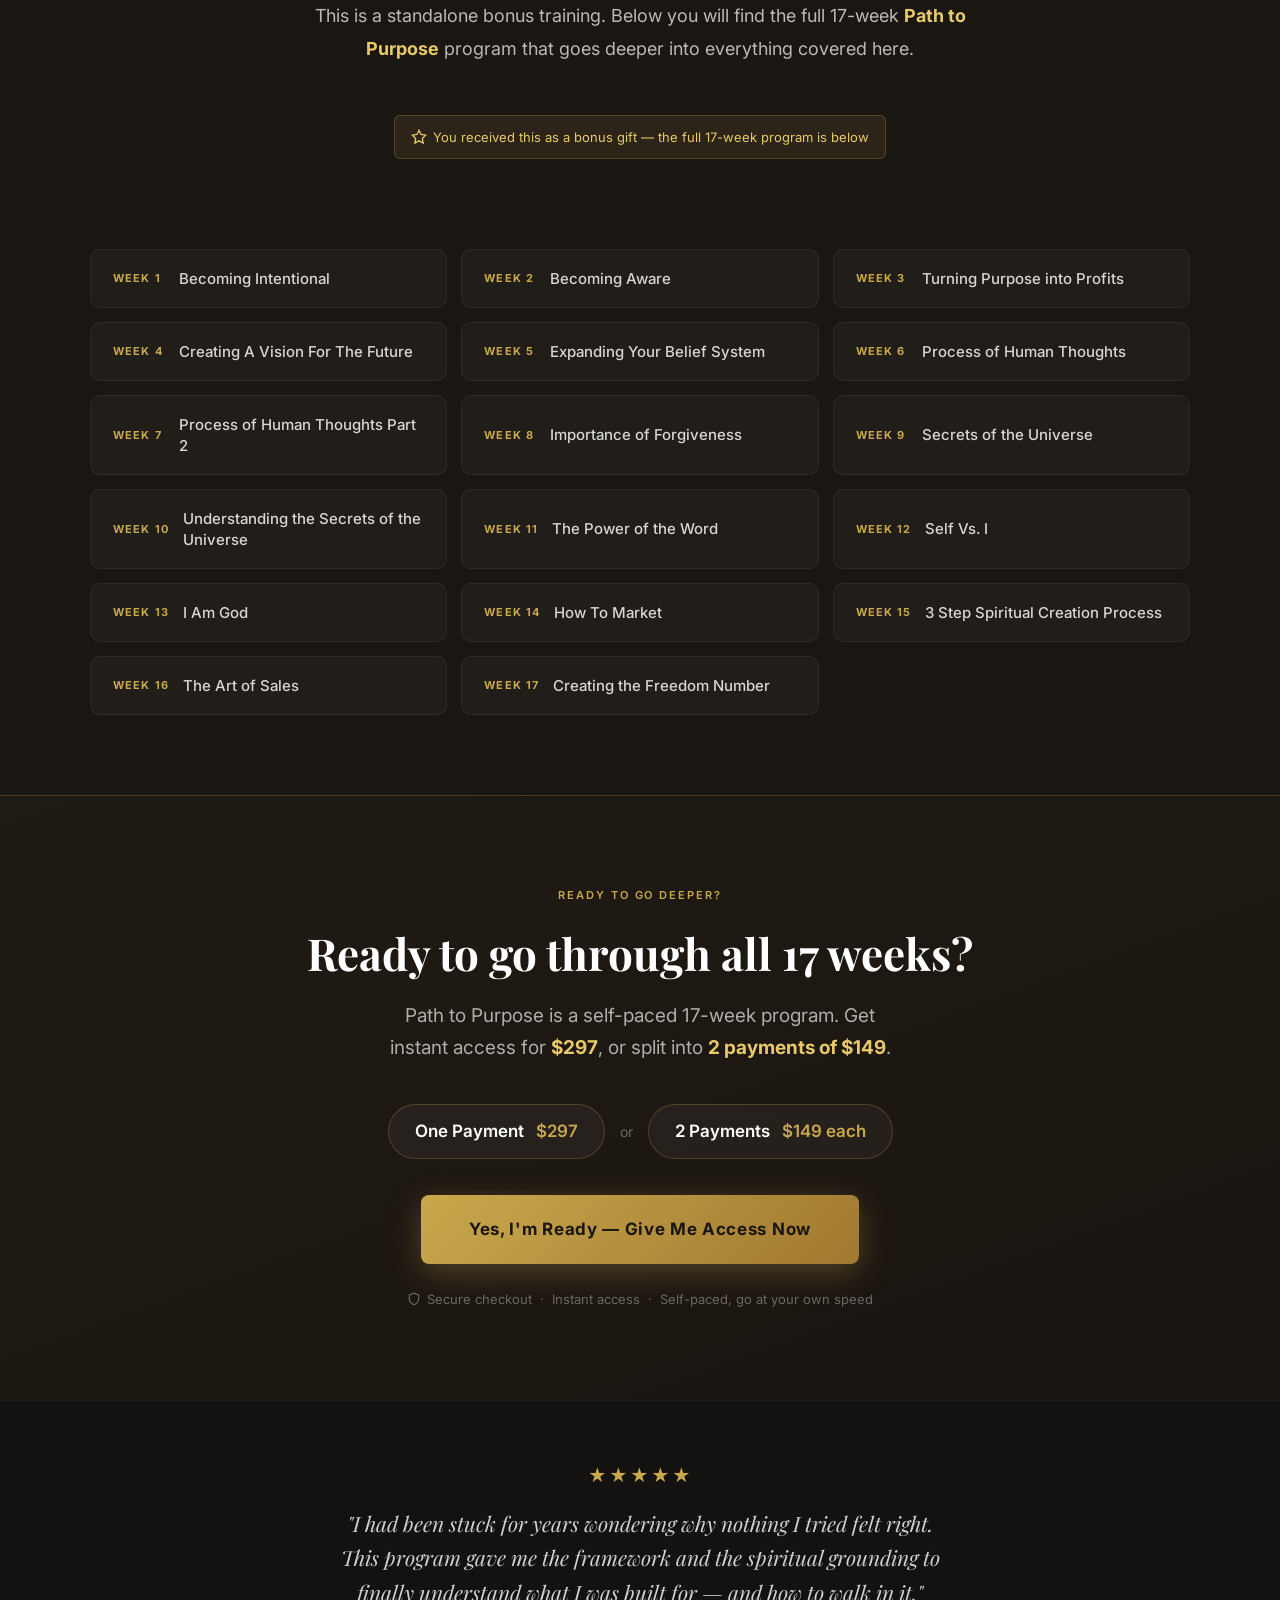
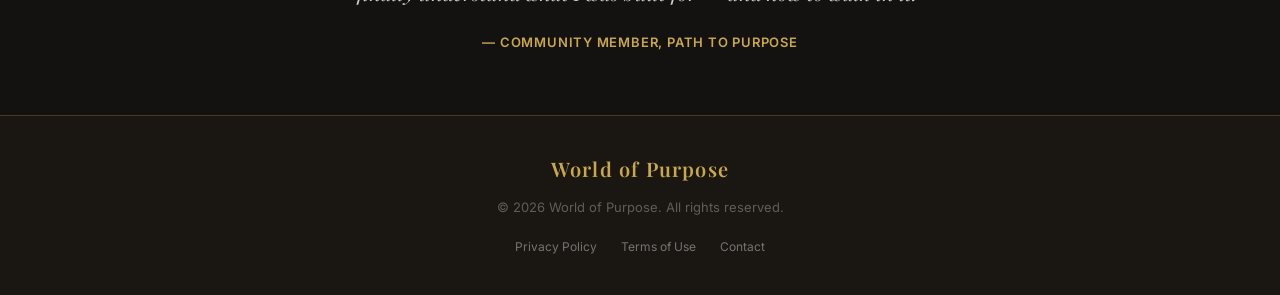
<file: worldofpurpose/page1-purpose-clarity.html>
<!DOCTYPE html>
<html lang="en">
<head>
  <meta charset="UTF-8" />
  <meta name="viewport" content="width=device-width, initial-scale=1.0" />

  <!-- SEO Meta Tags -->
  <title>Discover Your Purpose | Free Training from World of Purpose</title>
  <meta name="description" content="Watch this free training from Kusudi and discover what you were truly made for. Then explore the full 17-week Path to Purpose program and take your next step." />
  <meta name="robots" content="index, follow" />
  <meta name="author" content="World of Purpose" />
  <link rel="canonical" href="https://worldofpurpose.com/free-training/purpose-clarity" />

  <!-- Open Graph -->
  <meta property="og:type" content="website" />
  <meta property="og:title" content="You Were Made for More Than This. Here Is Where You Start." />
  <meta property="og:description" content="Watch this free training from Kusudi on discovering your purpose, then explore the full 17-week Path to Purpose program." />
  <meta property="og:site_name" content="World of Purpose" />
  <meta property="og:url" content="https://worldofpurpose.com/free-training/purpose-clarity" />

  <!-- Twitter Card -->
  <meta name="twitter:card" content="summary_large_image" />
  <meta name="twitter:title" content="You Were Made for More Than This. Here Is Where You Start." />
  <meta name="twitter:description" content="Watch this free training from Kusudi on discovering your purpose, then explore the full 17-week Path to Purpose program." />

  <!-- Fonts -->
  <link rel="preconnect" href="https://fonts.googleapis.com" />
  <link rel="preconnect" href="https://fonts.gstatic.com" crossorigin />
  <link href="https://fonts.googleapis.com/css2?family=Playfair+Display:wght@400;600;700&family=Inter:wght@300;400;500;600&display=swap" rel="stylesheet" />

  <style>
    *, *::before, *::after { box-sizing: border-box; margin: 0; padding: 0; }

    :root {
      --gold: #C9A84C;
      --gold-light: #E8C96A;
      --gold-dark: #A07830;
      --cream: #FAF7F2;
      --dark: #1A1612;
      --dark-mid: #2D2720;
      --text: #3D3530;
      --text-light: #6B5E58;
      --white: #FFFFFF;
      --border: rgba(201,168,76,0.25);
    }

    html { scroll-behavior: smooth; }

    body {
      font-family: 'Inter', sans-serif;
      background-color: var(--dark);
      color: var(--white);
      line-height: 1.7;
      -webkit-font-smoothing: antialiased;
    }

    /* ─── TOP BAR ─── */
    .top-bar {
      background: var(--dark);
      border-bottom: 1px solid var(--border);
      text-align: center;
      padding: 14px 20px;
    }
    .top-bar p {
      font-size: 13px;
      color: var(--gold-light);
      letter-spacing: 0.08em;
      text-transform: uppercase;
      font-weight: 500;
    }

    /* ─── HERO ─── */
    .hero {
      background: linear-gradient(170deg, #1A1612 0%, #241E18 50%, #1A1612 100%);
      padding: 80px 20px 70px;
      text-align: center;
      position: relative;
      overflow: hidden;
    }
    .hero::before {
      content: '';
      position: absolute;
      top: -60px; left: 50%;
      transform: translateX(-50%);
      width: 700px; height: 700px;
      background: radial-gradient(circle, rgba(201,168,76,0.08) 0%, transparent 65%);
      pointer-events: none;
    }

    .hero-eyebrow {
      display: inline-block;
      font-size: 11px;
      font-weight: 600;
      letter-spacing: 0.18em;
      text-transform: uppercase;
      color: var(--gold);
      border: 1px solid var(--border);
      padding: 8px 18px;
      border-radius: 50px;
      margin-bottom: 30px;
    }

    .hero h1 {
      font-family: 'Playfair Display', Georgia, serif;
      font-size: clamp(32px, 5.5vw, 58px);
      font-weight: 700;
      line-height: 1.18;
      max-width: 820px;
      margin: 0 auto 28px;
      color: var(--white);
    }
    .hero h1 em {
      font-style: italic;
      color: var(--gold);
    }

    .hero-intro {
      font-size: clamp(16px, 2vw, 19px);
      line-height: 1.75;
      color: rgba(255,255,255,0.75);
      max-width: 640px;
      margin: 0 auto 18px;
      font-weight: 300;
    }

    .hero-divider {
      width: 60px;
      height: 2px;
      background: linear-gradient(90deg, transparent, var(--gold), transparent);
      margin: 36px auto 0;
    }

    /* ─── VIDEO SECTION ─── */
    .video-section {
      background: var(--dark-mid);
      padding: 70px 20px;
    }
    .container { max-width: 900px; margin: 0 auto; }
    .container-wide { max-width: 1100px; margin: 0 auto; }

    .section-label {
      text-align: center;
      font-size: 11px;
      font-weight: 600;
      letter-spacing: 0.16em;
      text-transform: uppercase;
      color: var(--gold);
      margin-bottom: 20px;
    }

    .video-wrapper {
      position: relative;
      padding-bottom: 56.25%;
      height: 0;
      border-radius: 12px;
      overflow: hidden;
      box-shadow: 0 30px 80px rgba(0,0,0,0.6), 0 0 0 1px var(--border);
    }
    .video-wrapper iframe {
      position: absolute;
      top: 0; left: 0;
      width: 100%; height: 100%;
      border: 0;
    }

    .video-caption {
      text-align: center;
      margin-top: 20px;
      font-size: 14px;
      color: rgba(255,255,255,0.45);
      font-style: italic;
    }

    /* ─── PROGRAM SECTION ─── */
    .program-section {
      background: var(--dark);
      padding: 80px 20px;
    }

    .program-intro-text {
      text-align: center;
      font-size: clamp(16px, 2vw, 18px);
      color: rgba(255,255,255,0.7);
      max-width: 680px;
      margin: 0 auto 50px;
      line-height: 1.8;
    }
    .program-intro-text strong {
      color: var(--gold-light);
    }

    .program-heading {
      font-family: 'Playfair Display', serif;
      font-size: clamp(26px, 3.5vw, 38px);
      font-weight: 600;
      text-align: center;
      margin-bottom: 14px;
      color: var(--white);
    }

    .weeks-grid {
      display: grid;
      grid-template-columns: repeat(auto-fill, minmax(300px, 1fr));
      gap: 14px;
      margin-top: 40px;
    }

    .week-card {
      background: rgba(255,255,255,0.03);
      border: 1px solid rgba(255,255,255,0.06);
      border-radius: 10px;
      padding: 18px 22px;
      display: flex;
      align-items: center;
      gap: 14px;
      transition: border-color 0.2s, background 0.2s;
    }
    .week-card:hover {
      background: rgba(201,168,76,0.04);
      border-color: rgba(201,168,76,0.2);
    }

    .week-number {
      font-size: 11px;
      font-weight: 700;
      letter-spacing: 0.1em;
      text-transform: uppercase;
      color: var(--gold);
      min-width: 52px;
      flex-shrink: 0;
    }

    .week-title {
      font-size: 15px;
      font-weight: 500;
      color: rgba(255,255,255,0.82);
      line-height: 1.4;
    }

    /* Standalone note badge */
    .standalone-badge {
      display: inline-flex;
      align-items: center;
      gap: 6px;
      background: rgba(201,168,76,0.1);
      border: 1px solid var(--border);
      border-radius: 6px;
      padding: 10px 16px;
      font-size: 13px;
      color: var(--gold-light);
      margin-bottom: 50px;
    }
    .standalone-badge svg { width: 16px; height: 16px; flex-shrink: 0; }

    /* ─── CHECKOUT SECTION ─── */
    .checkout-section {
      background: linear-gradient(160deg, #211B15 0%, #1A1410 100%);
      padding: 90px 20px;
      text-align: center;
      border-top: 1px solid var(--border);
    }

    .checkout-eyebrow {
      font-size: 11px;
      font-weight: 600;
      letter-spacing: 0.18em;
      text-transform: uppercase;
      color: var(--gold);
      margin-bottom: 20px;
      display: block;
    }

    .checkout-heading {
      font-family: 'Playfair Display', serif;
      font-size: clamp(28px, 4vw, 44px);
      font-weight: 700;
      color: var(--white);
      max-width: 680px;
      margin: 0 auto 20px;
      line-height: 1.25;
    }

    .checkout-subtext {
      font-size: clamp(16px, 2vw, 19px);
      color: rgba(255,255,255,0.65);
      max-width: 520px;
      margin: 0 auto 40px;
      line-height: 1.7;
    }

    .price-block {
      display: flex;
      align-items: center;
      justify-content: center;
      gap: 14px;
      flex-wrap: wrap;
      margin-bottom: 36px;
    }

    .price-pill {
      background: rgba(255,255,255,0.04);
      border: 1px solid var(--border);
      border-radius: 50px;
      padding: 12px 26px;
      font-size: 17px;
      font-weight: 600;
      color: var(--white);
    }
    .price-pill span {
      color: var(--gold);
    }
    .price-pill.or-divider {
      background: transparent;
      border-color: transparent;
      font-size: 14px;
      color: rgba(255,255,255,0.35);
      padding: 0;
      font-weight: 400;
    }

    .cta-btn {
      display: inline-block;
      background: linear-gradient(135deg, var(--gold) 0%, var(--gold-dark) 100%);
      color: var(--dark);
      font-size: 17px;
      font-weight: 700;
      padding: 20px 48px;
      border-radius: 8px;
      text-decoration: none;
      letter-spacing: 0.04em;
      transition: transform 0.15s, box-shadow 0.15s;
      box-shadow: 0 8px 32px rgba(201,168,76,0.3);
      border: none;
      cursor: pointer;
    }
    .cta-btn:hover {
      transform: translateY(-2px);
      box-shadow: 0 14px 40px rgba(201,168,76,0.4);
    }

    .guarantee-text {
      margin-top: 24px;
      font-size: 13px;
      color: rgba(255,255,255,0.35);
      display: flex;
      align-items: center;
      justify-content: center;
      gap: 6px;
    }
    .guarantee-text svg { width: 14px; height: 14px; }

    /* ─── TESTIMONIAL STRIP ─── */
    .testimonial-strip {
      background: #141210;
      padding: 60px 20px;
      border-top: 1px solid rgba(255,255,255,0.04);
    }
    .testimonial-strip .container { display: flex; flex-direction: column; align-items: center; gap: 40px; }

    .testimonial-card {
      max-width: 600px;
      text-align: center;
    }
    .testimonial-card blockquote {
      font-family: 'Playfair Display', serif;
      font-size: clamp(17px, 2.2vw, 21px);
      font-style: italic;
      color: rgba(255,255,255,0.8);
      line-height: 1.65;
      margin-bottom: 18px;
    }
    .testimonial-card cite {
      font-size: 13px;
      font-style: normal;
      color: var(--gold);
      font-weight: 600;
      letter-spacing: 0.06em;
      text-transform: uppercase;
    }

    .stars {
      color: var(--gold);
      font-size: 18px;
      margin-bottom: 14px;
      letter-spacing: 2px;
    }

    /* ─── FOOTER ─── */
    footer {
      background: var(--dark);
      border-top: 1px solid var(--border);
      padding: 36px 20px;
      text-align: center;
    }
    .footer-logo {
      font-family: 'Playfair Display', serif;
      font-size: 20px;
      font-weight: 600;
      color: var(--gold);
      letter-spacing: 0.06em;
      margin-bottom: 10px;
    }
    footer p {
      font-size: 13px;
      color: rgba(255,255,255,0.3);
    }
    footer a {
      color: rgba(255,255,255,0.4);
      text-decoration: none;
      margin: 0 10px;
      font-size: 12px;
    }
    footer a:hover { color: var(--gold); }

    /* ─── RESPONSIVE ─── */
    @media (max-width: 640px) {
      .hero { padding: 60px 20px 56px; }
      .weeks-grid { grid-template-columns: 1fr; }
      .price-block { flex-direction: column; gap: 8px; }
    }
  </style>

  <!-- Structured Data -->
  <script type="application/ld+json">
  {
    "@context": "https://schema.org",
    "@type": "Course",
    "name": "Path to Purpose — 17-Week Program",
    "description": "A self-paced 17-week program guiding you from purpose discovery to spiritual alignment, profitable calling, and true freedom.",
    "provider": {
      "@type": "Organization",
      "name": "World of Purpose",
      "url": "https://worldofpurpose.com"
    },
    "offers": {
      "@type": "Offer",
      "price": "297",
      "priceCurrency": "USD",
      "availability": "https://schema.org/InStock"
    }
  }
  </script>
</head>

<body>

  <!-- TOP BAR -->
  <div class="top-bar">
    <p>Free Training &nbsp;·&nbsp; World of Purpose &nbsp;·&nbsp; Presented by Kusudi</p>
  </div>

  <!-- ─── HERO ─── -->
  <section class="hero">
    <span class="hero-eyebrow">Free Purpose Training</span>
    <h1>You Were Made for <em>More</em> Than This.<br>Here Is Where You Start.</h1>
    <p class="hero-intro">
      This training is a standalone bonus session from Kusudi on discovering your purpose.
      Watch it in full before exploring the 17-week Path to Purpose program below,
      which takes you deeper into everything covered here.
    </p>
    <div class="hero-divider"></div>
  </section>

  <!-- ─── VIDEO ─── -->
  <section class="video-section">
    <div class="container">
      <p class="section-label">Your Free Training</p>
      <div class="video-wrapper">
        <iframe
          src="https://player.vimeo.com/video/1153261855?badge=0&autopause=0&player_id=0&app_id=58479&title=0&byline=0&portrait=0&color=C9A84C"
          allow="autoplay; fullscreen; picture-in-picture; clipboard-write; encrypted-media"
          title="Purpose Discovery Training — World of Purpose"
          loading="lazy">
        </iframe>
      </div>
      <p class="video-caption">Purpose Discovery Training &nbsp;·&nbsp; Presented by Kusudi &nbsp;·&nbsp; World of Purpose</p>
    </div>
  </section>

  <!-- ─── PROGRAM OUTLINE ─── -->
  <section class="program-section" id="program">
    <div class="container-wide">

      <p class="section-label">The Full Program</p>
      <h2 class="program-heading">Path to Purpose — 17-Week Program</h2>

      <p class="program-intro-text" style="margin-top: 16px;">
        This is a standalone bonus training. Below you will find the full 17-week
        <strong>Path to Purpose</strong> program that goes deeper into everything covered here.
      </p>

      <div style="text-align:center;">
        <span class="standalone-badge">
          <svg viewBox="0 0 24 24" fill="none" stroke="currentColor" stroke-width="2"><path d="M12 2L15.09 8.26L22 9.27L17 14.14L18.18 21.02L12 17.77L5.82 21.02L7 14.14L2 9.27L8.91 8.26L12 2Z"/></svg>
          You received this as a bonus gift — the full 17-week program is below
        </span>
      </div>

      <div class="weeks-grid">

        <div class="week-card">
          <span class="week-number">Week 1</span>
          <span class="week-title">Becoming Intentional</span>
        </div>

        <div class="week-card">
          <span class="week-number">Week 2</span>
          <span class="week-title">Becoming Aware</span>
        </div>

        <div class="week-card">
          <span class="week-number">Week 3</span>
          <span class="week-title">Turning Purpose into Profits</span>
        </div>

        <div class="week-card">
          <span class="week-number">Week 4</span>
          <span class="week-title">Creating A Vision For The Future</span>
        </div>

        <div class="week-card">
          <span class="week-number">Week 5</span>
          <span class="week-title">Expanding Your Belief System</span>
        </div>

        <div class="week-card">
          <span class="week-number">Week 6</span>
          <span class="week-title">Process of Human Thoughts</span>
        </div>

        <div class="week-card">
          <span class="week-number">Week 7</span>
          <span class="week-title">Process of Human Thoughts Part 2</span>
        </div>

        <div class="week-card">
          <span class="week-number">Week 8</span>
          <span class="week-title">Importance of Forgiveness</span>
        </div>

        <div class="week-card">
          <span class="week-number">Week 9</span>
          <span class="week-title">Secrets of the Universe</span>
        </div>

        <div class="week-card">
          <span class="week-number">Week 10</span>
          <span class="week-title">Understanding the Secrets of the Universe</span>
        </div>

        <div class="week-card">
          <span class="week-number">Week 11</span>
          <span class="week-title">The Power of the Word</span>
        </div>

        <div class="week-card">
          <span class="week-number">Week 12</span>
          <span class="week-title">Self Vs. I</span>
        </div>

        <div class="week-card">
          <span class="week-number">Week 13</span>
          <span class="week-title">I Am God</span>
        </div>

        <div class="week-card">
          <span class="week-number">Week 14</span>
          <span class="week-title">How To Market</span>
        </div>

        <div class="week-card">
          <span class="week-number">Week 15</span>
          <span class="week-title">3 Step Spiritual Creation Process</span>
        </div>

        <div class="week-card">
          <span class="week-number">Week 16</span>
          <span class="week-title">The Art of Sales</span>
        </div>

        <div class="week-card">
          <span class="week-number">Week 17</span>
          <span class="week-title">Creating the Freedom Number</span>
        </div>

      </div>
    </div>
  </section>

  <!-- ─── CHECKOUT ─── -->
  <section class="checkout-section" id="enroll">
    <span class="checkout-eyebrow">Ready to Go Deeper?</span>
    <h2 class="checkout-heading">Ready to go through all 17 weeks?</h2>
    <p class="checkout-subtext">
      Path to Purpose is a self-paced 17-week program. Get instant access for
      <strong style="color:var(--gold-light);">$297</strong>, or split into
      <strong style="color:var(--gold-light);">2 payments of $149</strong>.
    </p>

    <div class="price-block">
      <span class="price-pill">One Payment &nbsp; <span>$297</span></span>
      <span class="price-pill or-divider">or</span>
      <span class="price-pill">2 Payments &nbsp; <span>$149 each</span></span>
    </div>

    <!-- Replace href with real checkout link before going live -->
    <a href="#CHECKOUT_LINK_HERE" class="cta-btn">
      Yes, I'm Ready — Give Me Access Now
    </a>

    <p class="guarantee-text">
      <svg viewBox="0 0 24 24" fill="none" stroke="currentColor" stroke-width="2"><path d="M12 22s8-4 8-10V5l-8-3-8 3v7c0 6 8 10 8 10z"/></svg>
      Secure checkout &nbsp;·&nbsp; Instant access &nbsp;·&nbsp; Self-paced, go at your own speed
    </p>
  </section>

  <!-- ─── SOCIAL PROOF STRIP ─── -->
  <section class="testimonial-strip">
    <div class="container">
      <div class="testimonial-card">
        <div class="stars">★★★★★</div>
        <blockquote>
          "I had been stuck for years wondering why nothing I tried felt right.
          This program gave me the framework and the spiritual grounding
          to finally understand what I was built for — and how to walk in it."
        </blockquote>
        <cite>— Community Member, Path to Purpose</cite>
      </div>
    </div>
  </section>

  <!-- ─── FOOTER ─── -->
  <footer>
    <div class="footer-logo">World of Purpose</div>
    <p style="margin-bottom: 14px;">
      © <span id="year"></span> World of Purpose. All rights reserved.
    </p>
    <div>
      <a href="#">Privacy Policy</a>
      <a href="#">Terms of Use</a>
      <a href="#">Contact</a>
    </div>
  </footer>

  <script>
    document.getElementById('year').textContent = new Date().getFullYear();
  </script>

</body>
</html>
</file>
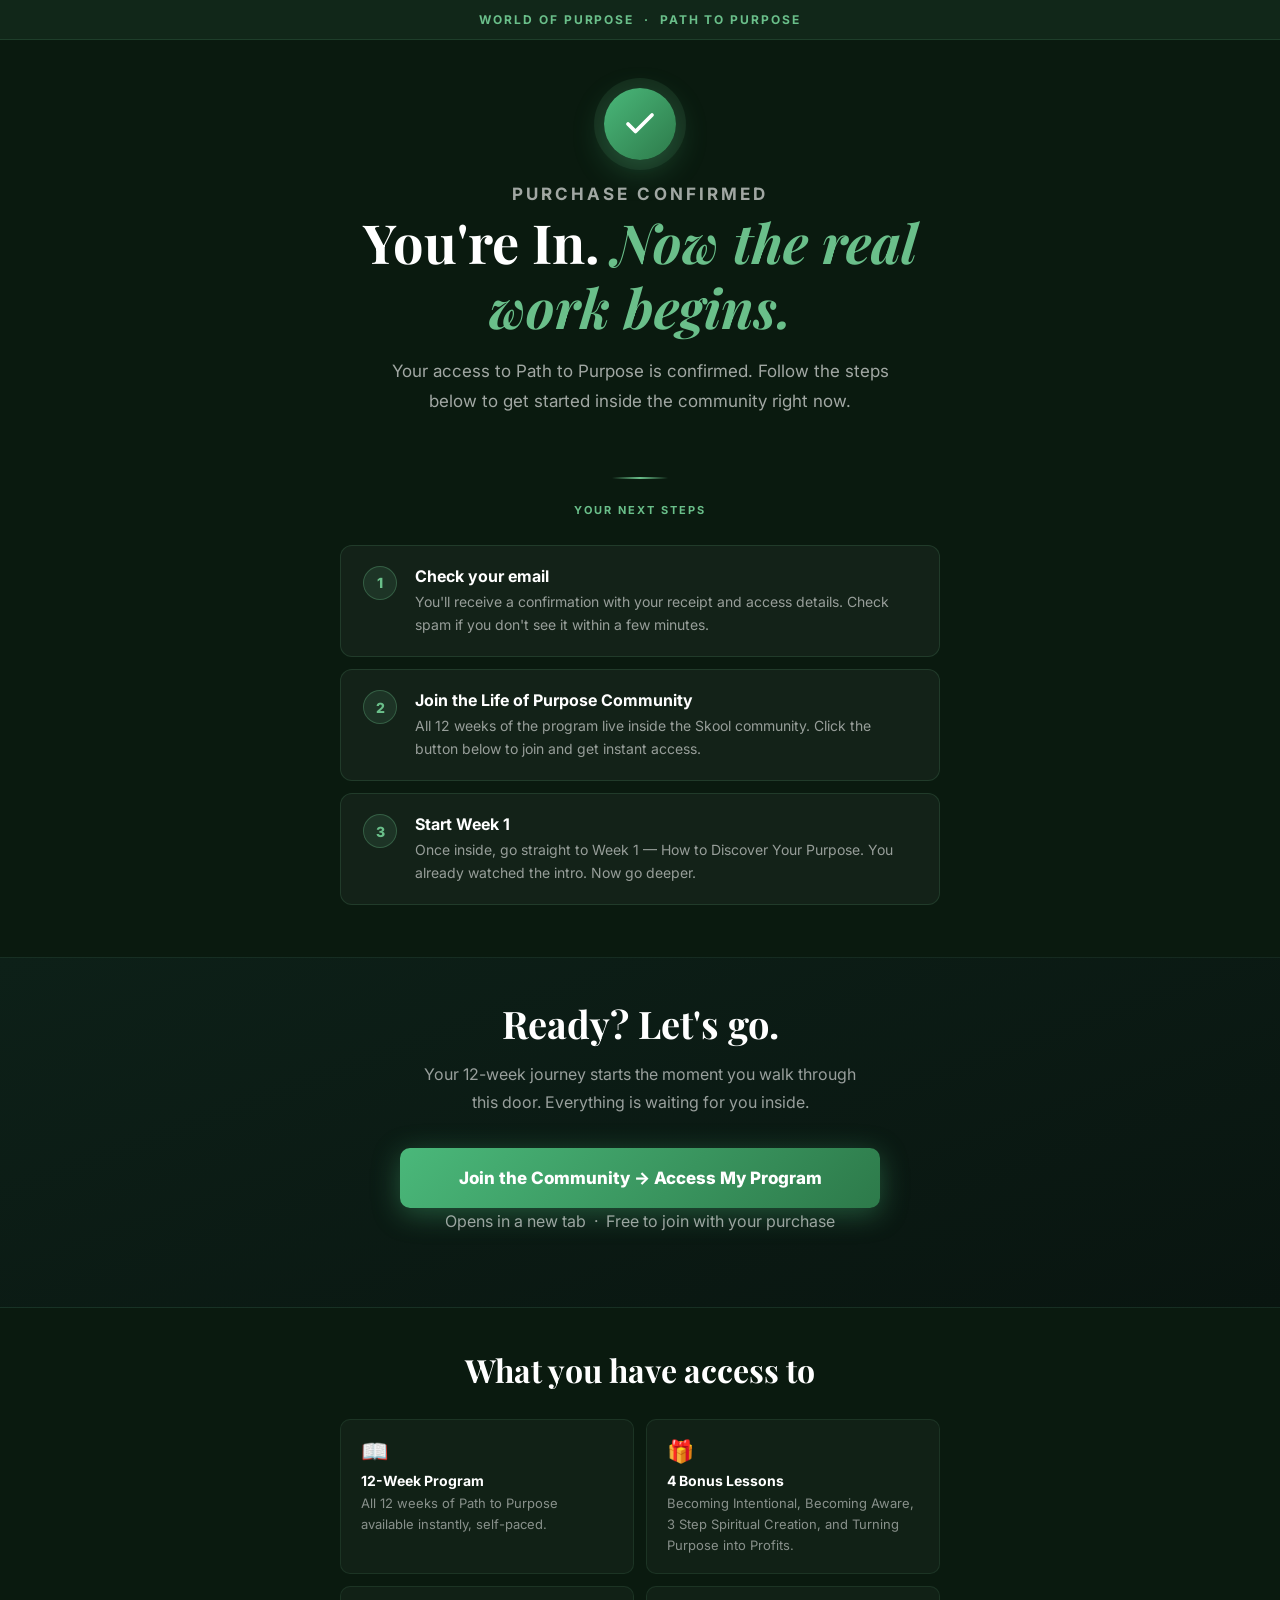
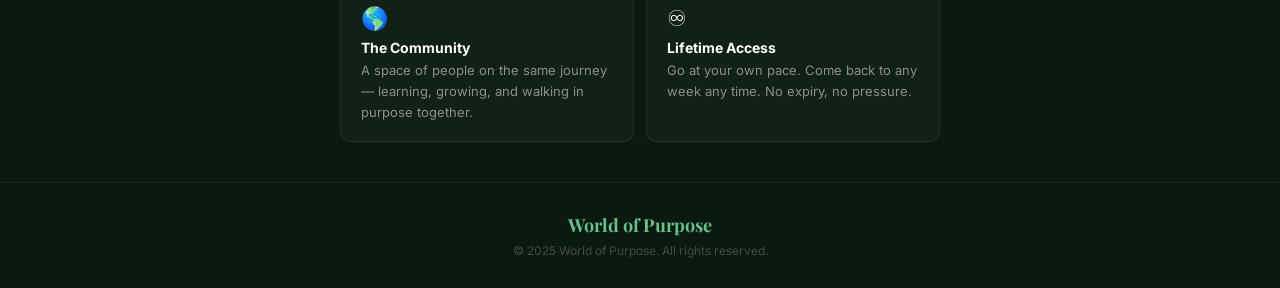
<file: worldofpurpose/thank-you.html>
<!DOCTYPE html>
<html lang="en">
<head>
<meta charset="UTF-8">
<meta name="viewport" content="width=device-width, initial-scale=1.0">
<title>You're In - Path to Purpose</title>
<link href="https://fonts.googleapis.com/css2?family=Inter:wght@400;600;700;800&family=Playfair+Display:ital,wght@0,700;1,700&display=swap" rel="stylesheet">
<style>
* { box-sizing: border-box; margin: 0; padding: 0; }
body { font-family: Inter, sans-serif; background: #0a1a0f !important; color: #fff; -webkit-font-smoothing: antialiased; }
.wop-wrap { background: #0a1a0f; color: #fff; font-family: Inter, sans-serif; width: 100%; min-height: 100vh; }

.topbar { background: rgba(106,191,138,0.08); border-bottom: 1px solid rgba(106,191,138,0.15); padding: 12px 20px; text-align: center; font-size: 12px; font-weight: 700; letter-spacing: 0.16em; text-transform: uppercase; color: #6abf8a; }

.hero { padding: 48px 20px 36px; text-align: center; }
.check { width: 72px; height: 72px; border-radius: 50%; background: linear-gradient(135deg, #4ab87a, #2d7a4a); display: flex; align-items: center; justify-content: center; margin: 0 auto 20px; box-shadow: 0 0 0 10px rgba(106,191,138,0.1), 0 10px 32px rgba(74,184,122,0.3); }
.check svg { width: 36px; height: 36px; }
.eyebrow { font-size: 11px; font-weight: 700; letter-spacing: 0.18em; text-transform: uppercase; color: #6abf8a; margin-bottom: 14px; }
.hero h1 { font-family: "Playfair Display", serif; font-size: clamp(30px, 5.5vw, 54px); font-weight: 700; line-height: 1.2; color: #fff; max-width: 680px; margin: 0 auto 18px; }
.hero h1 em { font-style: italic; color: #6abf8a; }
.hero p { font-size: 17px; color: rgba(255,255,255,0.62); line-height: 1.75; max-width: 520px; margin: 0 auto; }

.divider { width: 56px; height: 2px; background: linear-gradient(90deg, transparent, #6abf8a, transparent); margin: 24px auto; }

.steps { padding: 0 20px 40px; max-width: 640px; margin: 0 auto; }
.steps-label { text-align: center; font-size: 11px; font-weight: 700; letter-spacing: 0.18em; text-transform: uppercase; color: #6abf8a; margin-bottom: 28px; }
.step { display: flex; align-items: flex-start; gap: 18px; background: rgba(255,255,255,0.04); border: 1px solid rgba(106,191,138,0.15); border-radius: 12px; padding: 20px 22px; margin-bottom: 12px; }
.step-num { width: 34px; height: 34px; border-radius: 50%; background: rgba(106,191,138,0.12); border: 1px solid rgba(106,191,138,0.3); display: flex; align-items: center; justify-content: center; font-size: 14px; font-weight: 800; color: #6abf8a; flex-shrink: 0; }
.step-title { font-size: 16px; font-weight: 700; color: #fff; margin-bottom: 4px; }
.step-desc { font-size: 14px; color: rgba(255,255,255,0.56); line-height: 1.65; }

.cta-block { background: linear-gradient(160deg, #0d2018, #091510); border-top: 1px solid rgba(106,191,138,0.12); border-bottom: 1px solid rgba(106,191,138,0.12); padding: 40px 20px; text-align: center; }
.cta-block h2 { font-family: "Playfair Display", serif; font-size: clamp(24px, 4vw, 38px); font-weight: 700; color: #fff; margin-bottom: 12px; }
.cta-block p { font-size: 16px; color: rgba(255,255,255,0.58); line-height: 1.7; max-width: 460px; margin: 0 auto 32px; }
.cta-btn { display: inline-block; background: linear-gradient(135deg, #4ab87a, #2d7a4a); color: #fff; font-size: 17px; font-weight: 800; padding: 20px 40px; border-radius: 10px; text-decoration: none; box-shadow: 0 6px 28px rgba(74,184,122,0.38); max-width: 480px; width: 100%; }
.cta-note { font-size: 12px; color: rgba(255,255,255,0.22); margin-top: 12px; }

.access { padding: 40px 20px; max-width: 640px; margin: 0 auto; text-align: center; }
.access h2 { font-family: "Playfair Display", serif; font-size: clamp(22px, 3.5vw, 32px); font-weight: 700; color: #fff; margin-bottom: 28px; }
.grid { display: grid; grid-template-columns: 1fr 1fr; gap: 12px; text-align: left; }
.card { background: rgba(255,255,255,0.03); border: 1px solid rgba(106,191,138,0.12); border-radius: 10px; padding: 18px 20px; }
.card-icon { font-size: 22px; margin-bottom: 8px; display: block; }
.card-title { font-size: 14px; font-weight: 700; color: #fff; margin-bottom: 4px; }
.card-desc { font-size: 13px; color: rgba(255,255,255,0.5); line-height: 1.6; }

footer { border-top: 1px solid rgba(106,191,138,0.1); padding: 30px 20px; text-align: center; }
.footer-logo { font-family: "Playfair Display", serif; font-size: 18px; font-weight: 700; color: #6abf8a; margin-bottom: 6px; }
footer p { font-size: 12px; color: rgba(255,255,255,0.22); }

@media (max-width: 500px) {
  .grid { grid-template-columns: 1fr; }
  .hero { padding: 36px 16px 28px; }
  .hero h1 { font-size: 28px; }
  .hero p { font-size: 15px; }
  .divider { margin: 18px auto; }
  .steps { padding: 0 16px 32px; }
  .steps-label { margin-bottom: 20px; }
  .step { padding: 16px 16px; gap: 14px; }
  .cta-block { padding: 32px 16px; }
  .cta-block h2 { font-size: 24px; }
  .cta-block p { font-size: 15px; margin-bottom: 24px; }
  .cta-btn { font-size: 16px; padding: 18px 20px; }
  .access { padding: 32px 16px; }
  .access h2 { font-size: 22px; margin-bottom: 20px; }
  footer { padding: 24px 16px; }
}
</style>
</head>
<body>
<div class="wop-wrap">

<div class="topbar">World of Purpose &nbsp;·&nbsp; Path to Purpose</div>

<section class="hero">
  <div class="check">
    <svg viewBox="0 0 24 24" fill="none" stroke="#fff" stroke-width="2.5" stroke-linecap="round" stroke-linejoin="round">
      <polyline points="20 6 9 17 4 12"></polyline>
    </svg>
  </div>
  <p class="eyebrow">Purchase Confirmed</p>
  <h1>You're In. <em>Now the real work begins.</em></h1>
  <p>Your access to Path to Purpose is confirmed. Follow the steps below to get started inside the community right now.</p>
</section>

<div class="divider"></div>

<section class="steps">
  <p class="steps-label">Your Next Steps</p>

  <div class="step">
    <div class="step-num">1</div>
    <div>
      <p class="step-title">Check your email</p>
      <p class="step-desc">You'll receive a confirmation with your receipt and access details. Check spam if you don't see it within a few minutes.</p>
    </div>
  </div>

  <div class="step">
    <div class="step-num">2</div>
    <div>
      <p class="step-title">Join the Life of Purpose Community</p>
      <p class="step-desc">All 12 weeks of the program live inside the Skool community. Click the button below to join and get instant access.</p>
    </div>
  </div>

  <div class="step">
    <div class="step-num">3</div>
    <div>
      <p class="step-title">Start Week 1</p>
      <p class="step-desc">Once inside, go straight to Week 1 — How to Discover Your Purpose. You already watched the intro. Now go deeper.</p>
    </div>
  </div>
</section>

<section class="cta-block">
  <h2>Ready? Let's go.</h2>
  <p>Your 12-week journey starts the moment you walk through this door. Everything is waiting for you inside.</p>
  <a href="https://www.skool.com/life-of-purpose-community-4949/about" target="_blank" rel="noopener" class="cta-btn">
    Join the Community &rarr; Access My Program
  </a>
  <p class="cta-note">Opens in a new tab &nbsp;&middot;&nbsp; Free to join with your purchase</p>
</section>

<section class="access">
  <h2>What you have access to</h2>
  <div class="grid">
    <div class="card">
      <span class="card-icon">&#128214;</span>
      <p class="card-title">12-Week Program</p>
      <p class="card-desc">All 12 weeks of Path to Purpose available instantly, self-paced.</p>
    </div>
    <div class="card">
      <span class="card-icon">&#127873;</span>
      <p class="card-title">4 Bonus Lessons</p>
      <p class="card-desc">Becoming Intentional, Becoming Aware, 3 Step Spiritual Creation, and Turning Purpose into Profits.</p>
    </div>
    <div class="card">
      <span class="card-icon">&#127758;</span>
      <p class="card-title">The Community</p>
      <p class="card-desc">A space of people on the same journey — learning, growing, and walking in purpose together.</p>
    </div>
    <div class="card">
      <span class="card-icon">&#9854;</span>
      <p class="card-title">Lifetime Access</p>
      <p class="card-desc">Go at your own pace. Come back to any week any time. No expiry, no pressure.</p>
    </div>
  </div>
</section>

<footer>
  <div class="footer-logo">World of Purpose</div>
  <p>&copy; 2025 World of Purpose. All rights reserved.</p>
</footer>

</div>
</body>
</html>
</file>
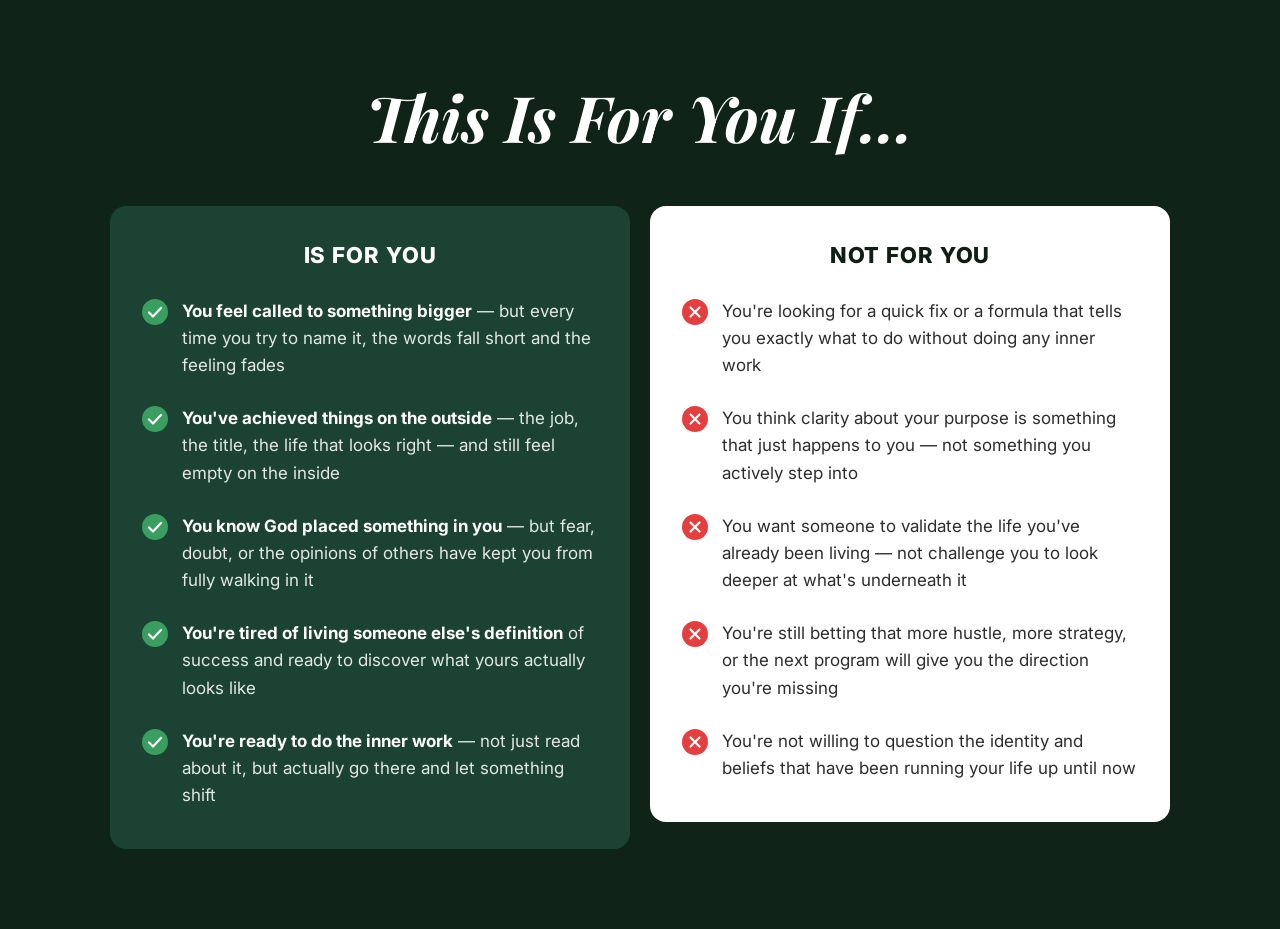
<file: worldofpurpose/this-is-for-you.html>
<!DOCTYPE html>
<html lang="en">
<head>
<meta charset="UTF-8"/>
<meta name="viewport" content="width=device-width, initial-scale=1.0"/>
<link href="https://fonts.googleapis.com/css2?family=Inter:wght@400;600;700&family=Playfair+Display:ital,wght@1,700&display=swap" rel="stylesheet"/>
<style>
  * { box-sizing: border-box; margin: 0; padding: 0; }

  .tify-section {
    background: #0f2318;
    padding: 80px 24px;
    font-family: 'Inter', sans-serif;
    width: 100%;
  }

  .tify-heading {
    font-family: 'Playfair Display', Georgia, serif;
    font-size: clamp(36px, 6vw, 64px);
    font-weight: 700;
    font-style: italic;
    color: #ffffff;
    text-align: center;
    margin-bottom: 52px;
    line-height: 1.15;
  }

  .tify-grid {
    display: grid;
    grid-template-columns: 1fr 1fr;
    gap: 20px;
    max-width: 1060px;
    margin: 0 auto;
    align-items: start;
  }

  /* ── LEFT CARD (IS FOR YOU) ── */
  .card-yes {
    background: #1b4232;
    border-radius: 16px;
    padding: 36px 32px 40px;
  }

  .card-yes-title {
    font-size: 22px;
    font-weight: 800;
    color: #ffffff;
    text-transform: uppercase;
    letter-spacing: 0.04em;
    margin-bottom: 30px;
    text-align: center;
  }

  .yes-item {
    display: flex;
    align-items: flex-start;
    gap: 14px;
    margin-bottom: 26px;
  }
  .yes-item:last-child { margin-bottom: 0; }

  .yes-icon {
    flex-shrink: 0;
    width: 26px;
    height: 26px;
    margin-top: 1px;
  }

  .yes-text {
    font-size: 17px;
    color: rgba(255,255,255,0.88);
    line-height: 1.6;
  }
  .yes-text strong {
    color: #ffffff;
    font-weight: 700;
  }

  /* ── RIGHT CARD (NOT FOR YOU) ── */
  .card-no {
    background: #ffffff;
    border-radius: 16px;
    padding: 36px 32px 40px;
  }

  .card-no-title {
    font-size: 22px;
    font-weight: 800;
    color: #0f1f14;
    text-transform: uppercase;
    letter-spacing: 0.04em;
    margin-bottom: 30px;
    text-align: center;
  }

  .no-item {
    display: flex;
    align-items: flex-start;
    gap: 14px;
    margin-bottom: 26px;
  }
  .no-item:last-child { margin-bottom: 0; }

  .no-icon {
    flex-shrink: 0;
    width: 26px;
    height: 26px;
    margin-top: 1px;
  }

  .no-text {
    font-size: 17px;
    color: #2d2d2d;
    line-height: 1.6;
  }

  /* ── RESPONSIVE ── */
  @media (max-width: 700px) {
    .tify-grid {
      grid-template-columns: 1fr;
    }
    .tify-section { padding: 56px 16px; }
    .card-yes, .card-no { padding: 28px 20px 32px; }
    .yes-text, .no-text { font-size: 16px; }
  }
</style>
</head>
<body>

<section class="tify-section">

  <h2 class="tify-heading">This Is For You If…</h2>

  <div class="tify-grid">

    <!-- LEFT — IS FOR YOU -->
    <div class="card-yes">
      <p class="card-yes-title">Is For You</p>

      <div class="yes-item">
        <svg class="yes-icon" viewBox="0 0 26 26" fill="none">
          <circle cx="13" cy="13" r="13" fill="#3a9e60"/>
          <path d="M7 13.5L11 17.5L19 9" stroke="white" stroke-width="2.2" stroke-linecap="round" stroke-linejoin="round"/>
        </svg>
        <p class="yes-text"><strong>You feel called to something bigger</strong> — but every time you try to name it, the words fall short and the feeling fades</p>
      </div>

      <div class="yes-item">
        <svg class="yes-icon" viewBox="0 0 26 26" fill="none">
          <circle cx="13" cy="13" r="13" fill="#3a9e60"/>
          <path d="M7 13.5L11 17.5L19 9" stroke="white" stroke-width="2.2" stroke-linecap="round" stroke-linejoin="round"/>
        </svg>
        <p class="yes-text"><strong>You've achieved things on the outside</strong> — the job, the title, the life that looks right — and still feel empty on the inside</p>
      </div>

      <div class="yes-item">
        <svg class="yes-icon" viewBox="0 0 26 26" fill="none">
          <circle cx="13" cy="13" r="13" fill="#3a9e60"/>
          <path d="M7 13.5L11 17.5L19 9" stroke="white" stroke-width="2.2" stroke-linecap="round" stroke-linejoin="round"/>
        </svg>
        <p class="yes-text"><strong>You know God placed something in you</strong> — but fear, doubt, or the opinions of others have kept you from fully walking in it</p>
      </div>

      <div class="yes-item">
        <svg class="yes-icon" viewBox="0 0 26 26" fill="none">
          <circle cx="13" cy="13" r="13" fill="#3a9e60"/>
          <path d="M7 13.5L11 17.5L19 9" stroke="white" stroke-width="2.2" stroke-linecap="round" stroke-linejoin="round"/>
        </svg>
        <p class="yes-text"><strong>You're tired of living someone else's definition</strong> of success and ready to discover what yours actually looks like</p>
      </div>

      <div class="yes-item">
        <svg class="yes-icon" viewBox="0 0 26 26" fill="none">
          <circle cx="13" cy="13" r="13" fill="#3a9e60"/>
          <path d="M7 13.5L11 17.5L19 9" stroke="white" stroke-width="2.2" stroke-linecap="round" stroke-linejoin="round"/>
        </svg>
        <p class="yes-text"><strong>You're ready to do the inner work</strong> — not just read about it, but actually go there and let something shift</p>
      </div>

    </div>

    <!-- RIGHT — NOT FOR YOU -->
    <div class="card-no">
      <p class="card-no-title">Not For You</p>

      <div class="no-item">
        <svg class="no-icon" viewBox="0 0 26 26" fill="none">
          <circle cx="13" cy="13" r="13" fill="#e53e3e"/>
          <path d="M8.5 8.5L17.5 17.5M17.5 8.5L8.5 17.5" stroke="white" stroke-width="2.2" stroke-linecap="round"/>
        </svg>
        <p class="no-text">You're looking for a quick fix or a formula that tells you exactly what to do without doing any inner work</p>
      </div>

      <div class="no-item">
        <svg class="no-icon" viewBox="0 0 26 26" fill="none">
          <circle cx="13" cy="13" r="13" fill="#e53e3e"/>
          <path d="M8.5 8.5L17.5 17.5M17.5 8.5L8.5 17.5" stroke="white" stroke-width="2.2" stroke-linecap="round"/>
        </svg>
        <p class="no-text">You think clarity about your purpose is something that just happens to you — not something you actively step into</p>
      </div>

      <div class="no-item">
        <svg class="no-icon" viewBox="0 0 26 26" fill="none">
          <circle cx="13" cy="13" r="13" fill="#e53e3e"/>
          <path d="M8.5 8.5L17.5 17.5M17.5 8.5L8.5 17.5" stroke="white" stroke-width="2.2" stroke-linecap="round"/>
        </svg>
        <p class="no-text">You want someone to validate the life you've already been living — not challenge you to look deeper at what's underneath it</p>
      </div>

      <div class="no-item">
        <svg class="no-icon" viewBox="0 0 26 26" fill="none">
          <circle cx="13" cy="13" r="13" fill="#e53e3e"/>
          <path d="M8.5 8.5L17.5 17.5M17.5 8.5L8.5 17.5" stroke="white" stroke-width="2.2" stroke-linecap="round"/>
        </svg>
        <p class="no-text">You're still betting that more hustle, more strategy, or the next program will give you the direction you're missing</p>
      </div>

      <div class="no-item">
        <svg class="no-icon" viewBox="0 0 26 26" fill="none">
          <circle cx="13" cy="13" r="13" fill="#e53e3e"/>
          <path d="M8.5 8.5L17.5 17.5M17.5 8.5L8.5 17.5" stroke="white" stroke-width="2.2" stroke-linecap="round"/>
        </svg>
        <p class="no-text">You're not willing to question the identity and beliefs that have been running your life up until now</p>
      </div>

    </div>
  </div>

</section>

</body>
</html>
</file>
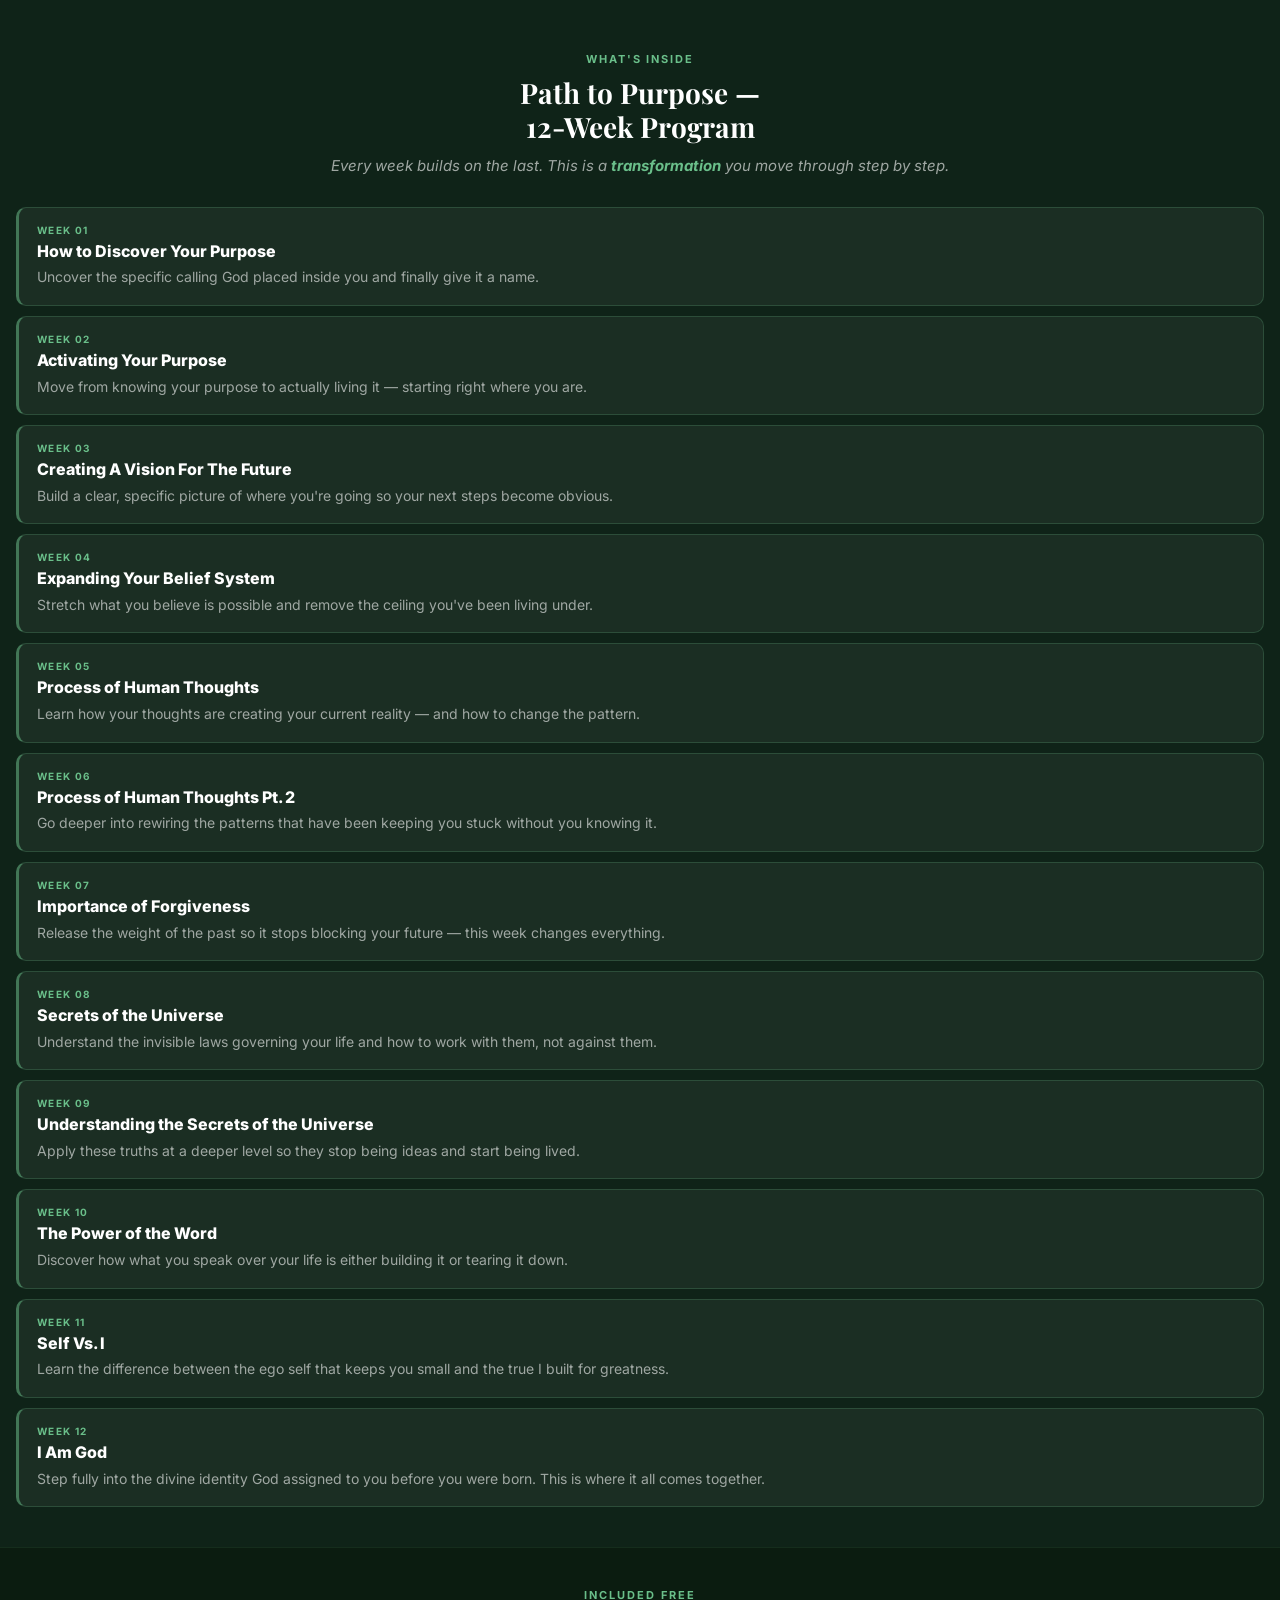
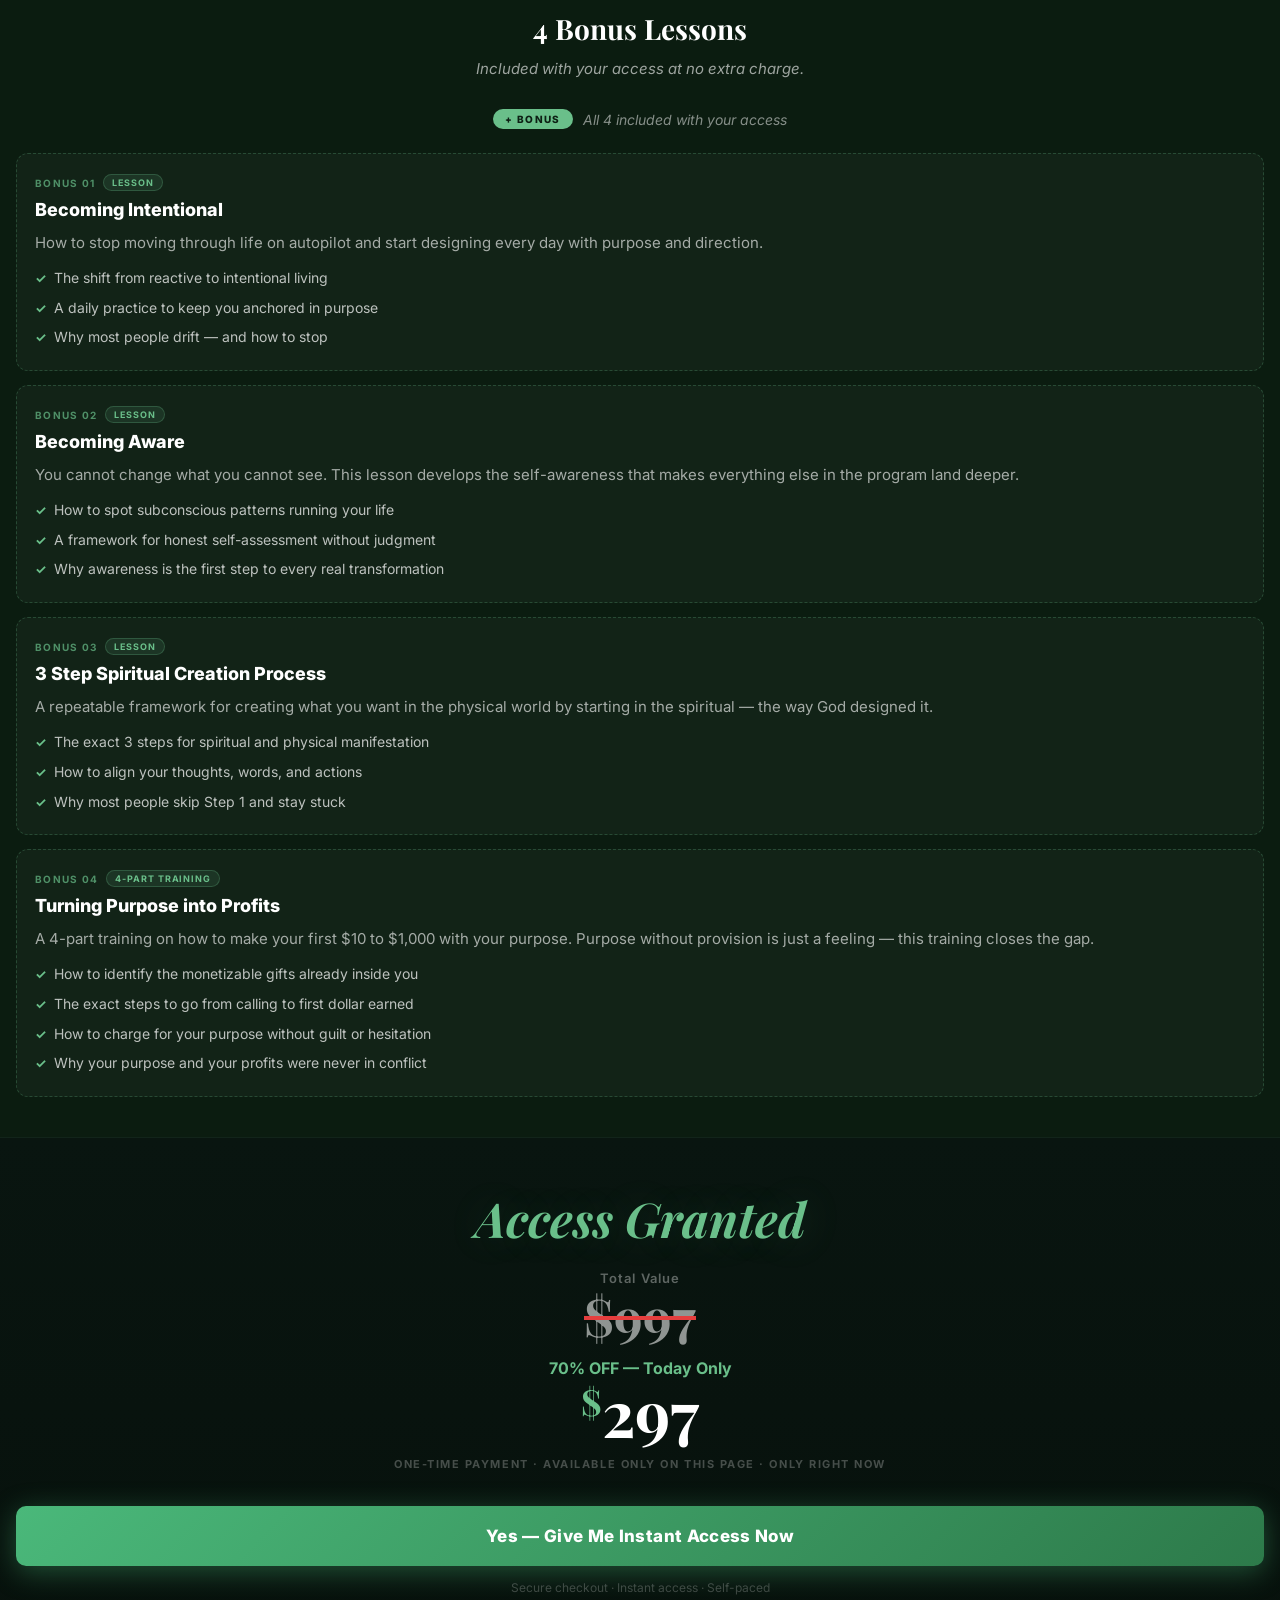
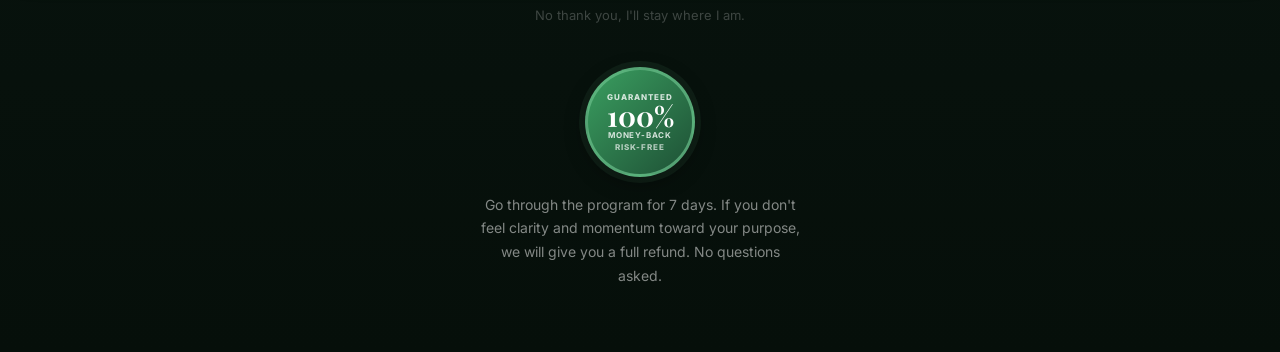
<file: worldofpurpose/weeks-section-mobile.html>
<!DOCTYPE html>
<html lang="en">
<head>
<meta charset="UTF-8"/>
<meta name="viewport" content="width=device-width, initial-scale=1.0"/>
<link href="https://fonts.googleapis.com/css2?family=Inter:wght@300;400;600;700;800&family=Playfair+Display:ital,wght@0,700;1,700&display=swap" rel="stylesheet"/>
<style>
  * { box-sizing: border-box; margin: 0; padding: 0; }
  body { font-family: 'Inter', sans-serif; background: #0f2318; -webkit-font-smoothing: antialiased; }

  /* ─── SHARED ─── */
  .section-label {
    text-align: center;
    font-size: 11px;
    font-weight: 700;
    letter-spacing: 0.18em;
    text-transform: uppercase;
    color: #6abf8a;
    margin-bottom: 10px;
  }

  .section-heading {
    font-family: 'Playfair Display', Georgia, serif;
    font-size: 28px;
    font-weight: 700;
    color: #ffffff;
    text-align: center;
    line-height: 1.2;
    margin-bottom: 10px;
  }

  .section-sub {
    font-size: 15px;
    color: rgba(255,255,255,0.6);
    text-align: center;
    line-height: 1.7;
    font-style: italic;
    margin-bottom: 28px;
    padding: 0 4px;
  }
  .section-sub strong { color: #6abf8a; font-style: italic; }

  /* ─── CURRICULUM ─── */
  .curriculum-section {
    background: #0f2318;
    padding: 52px 16px 40px;
  }

  .week-list {
    display: flex;
    flex-direction: column;
    gap: 10px;
    width: 100%;
  }

  .week-card {
    background: rgba(255,255,255,0.05);
    border: 1px solid rgba(106,191,138,0.22);
    border-left: 3px solid rgba(106,191,138,0.5);
    border-radius: 10px;
    padding: 16px 18px;
    display: flex;
    flex-direction: column;
    gap: 5px;
    -webkit-tap-highlight-color: transparent;
    transition: background 0.2s, border-color 0.2s;
  }
  .week-card:active {
    background: rgba(106,191,138,0.08);
    border-color: rgba(106,191,138,0.5);
  }

  .week-card.highlighted {
    background: rgba(106,191,138,0.1);
    border-left-color: #6abf8a;
    border-color: rgba(106,191,138,0.4);
  }

  .week-num {
    font-size: 10px;
    font-weight: 700;
    letter-spacing: 0.14em;
    text-transform: uppercase;
    color: #6abf8a;
  }

  .week-title {
    font-size: 16px;
    font-weight: 800;
    color: #ffffff;
    line-height: 1.3;
  }

  .week-desc {
    font-size: 14px;
    color: rgba(255,255,255,0.58);
    line-height: 1.6;
  }

  .you-are-here {
    display: inline-block;
    background: #6abf8a;
    color: #0d1f14;
    font-size: 9px;
    font-weight: 800;
    letter-spacing: 0.1em;
    text-transform: uppercase;
    padding: 2px 8px;
    border-radius: 50px;
    margin-top: 4px;
    width: fit-content;
  }

  /* ─── BONUS SECTION ─── */
  .bonus-section {
    background: #0b1c10;
    padding: 40px 16px;
    border-top: 1px solid rgba(106,191,138,0.1);
  }

  .bonus-header-row {
    display: flex;
    align-items: center;
    justify-content: center;
    gap: 10px;
    margin-bottom: 24px;
    flex-wrap: wrap;
  }
  .bonus-tag {
    background: #6abf8a;
    color: #0d1f14;
    font-size: 10px;
    font-weight: 800;
    letter-spacing: 0.14em;
    text-transform: uppercase;
    padding: 4px 12px;
    border-radius: 50px;
  }
  .bonus-header-text {
    font-size: 14px;
    color: rgba(255,255,255,0.5);
    font-style: italic;
  }

  .bonus-list {
    display: flex;
    flex-direction: column;
    gap: 14px;
    width: 100%;
  }

  .bonus-card {
    background: rgba(255,255,255,0.03);
    border: 1px dashed rgba(106,191,138,0.25);
    border-radius: 12px;
    padding: 20px 18px 22px;
  }

  .bonus-card-top {
    display: flex;
    align-items: center;
    gap: 8px;
    margin-bottom: 8px;
    flex-wrap: wrap;
  }
  .bonus-num {
    font-size: 10px;
    font-weight: 700;
    letter-spacing: 0.13em;
    text-transform: uppercase;
    color: rgba(106,191,138,0.7);
  }
  .bonus-type-pill {
    font-size: 9px;
    font-weight: 700;
    letter-spacing: 0.1em;
    text-transform: uppercase;
    background: rgba(106,191,138,0.12);
    color: #6abf8a;
    border: 1px solid rgba(106,191,138,0.25);
    padding: 2px 8px;
    border-radius: 50px;
  }

  .bonus-title {
    font-size: 18px;
    font-weight: 800;
    color: #ffffff;
    line-height: 1.25;
    margin-bottom: 8px;
  }

  .bonus-desc {
    font-size: 15px;
    color: rgba(255,255,255,0.62);
    line-height: 1.7;
    margin-bottom: 12px;
  }

  .bonus-perks {
    list-style: none;
    display: flex;
    flex-direction: column;
    gap: 8px;
  }
  .bonus-perks li {
    display: flex;
    align-items: flex-start;
    gap: 8px;
    font-size: 14px;
    color: rgba(255,255,255,0.72);
    line-height: 1.55;
  }
  .bonus-perks li::before {
    content: '✓';
    color: #6abf8a;
    font-weight: 700;
    font-size: 13px;
    flex-shrink: 0;
    margin-top: 1px;
  }

  /* ─── PRICING ─── */
  .pricing-block {
    background: linear-gradient(180deg, #091510 0%, #060f0a 100%);
    border-top: 1px solid rgba(106,191,138,0.12);
    padding: 56px 16px 64px;
    text-align: center;
  }

  .access-granted {
    font-family: 'Playfair Display', Georgia, serif;
    font-size: 48px;
    font-weight: 700;
    font-style: italic;
    color: #6abf8a;
    line-height: 1;
    margin-bottom: 28px;
    text-shadow: 0 0 40px rgba(106,191,138,0.2);
  }

  .was-label {
    font-size: 13px;
    font-weight: 600;
    color: rgba(255,255,255,0.35);
    letter-spacing: 0.08em;
    display: block;
    margin-bottom: 4px;
  }

  .was-price {
    font-family: 'Playfair Display', serif;
    font-size: 52px;
    font-weight: 700;
    color: rgba(255,255,255,0.55);
    text-decoration: line-through;
    text-decoration-color: #e53e3e;
    text-decoration-thickness: 4px;
    line-height: 1;
    margin-bottom: 16px;
    display: block;
  }

  .now-price-row {
    margin-bottom: 12px;
  }
  .now-off-label {
    font-size: 16px;
    font-weight: 700;
    color: #6abf8a;
    margin-bottom: 2px;
  }
  .now-price {
    font-family: 'Playfair Display', serif;
    font-size: 64px;
    font-weight: 700;
    color: #ffffff;
    line-height: 1;
  }
  .now-price .dollar {
    font-size: 36px;
    vertical-align: super;
    color: #6abf8a;
  }

  .page-only {
    font-size: 11px;
    font-weight: 700;
    letter-spacing: 0.14em;
    text-transform: uppercase;
    color: rgba(255,255,255,0.25);
    margin-bottom: 32px;
    line-height: 1.6;
  }

  .cta-btn {
    display: block;
    background: linear-gradient(135deg, #4ab87a, #2d7a4a);
    color: #ffffff;
    font-size: 17px;
    font-weight: 800;
    padding: 20px 24px;
    border-radius: 10px;
    text-decoration: none;
    letter-spacing: 0.02em;
    box-shadow: 0 6px 28px rgba(74,184,122,0.38);
    width: 100%;
    text-align: center;
    margin-bottom: 14px;
    -webkit-tap-highlight-color: transparent;
  }

  .secure-note {
    font-size: 12px;
    color: rgba(255,255,255,0.22);
    margin-bottom: 12px;
  }

  .decline-link {
    display: block;
    font-size: 13px;
    color: rgba(255,255,255,0.22);
    text-decoration: none;
    margin-bottom: 44px;
    cursor: pointer;
  }

  /* Guarantee badge */
  .guarantee-wrap {
    display: flex;
    flex-direction: column;
    align-items: center;
    gap: 16px;
  }

  .badge-ring {
    width: 110px;
    height: 110px;
    border-radius: 50%;
    background: linear-gradient(135deg, #3a9e60, #1e5035);
    border: 3px solid rgba(106,191,138,0.7);
    display: flex;
    flex-direction: column;
    align-items: center;
    justify-content: center;
    box-shadow: 0 0 0 6px rgba(106,191,138,0.08), 0 6px 20px rgba(0,0,0,0.4);
  }
  .b-top { font-size: 8px; font-weight: 800; letter-spacing: 0.12em; text-transform: uppercase; color: rgba(255,255,255,0.8); }
  .b-pct { font-family: 'Playfair Display', serif; font-size: 28px; font-weight: 700; color: #ffffff; line-height: 1; }
  .b-mid { font-size: 8px; font-weight: 700; letter-spacing: 0.1em; text-transform: uppercase; color: rgba(255,255,255,0.8); }
  .b-bot { font-size: 8px; font-weight: 800; letter-spacing: 0.12em; text-transform: uppercase; color: rgba(255,255,255,0.65); margin-top: 2px; }

  .guarantee-text {
    font-size: 14px;
    color: rgba(255,255,255,0.5);
    line-height: 1.7;
    text-align: center;
    max-width: 320px;
  }
</style>
</head>
<body>

<!-- ─── CURRICULUM ─── -->
<section class="curriculum-section">
  <p class="section-label">What's Inside</p>
  <h2 class="section-heading">Path to Purpose —<br>12-Week Program</h2>
  <p class="section-sub">Every week builds on the last. This is a <strong>transformation</strong> you move through step by step.</p>

  <div class="week-list">

    <div class="week-card">
      <p class="week-num">Week 01</p>
      <p class="week-title">How to Discover Your Purpose</p>
      <p class="week-desc">Uncover the specific calling God placed inside you and finally give it a name.</p>
    </div>

    <div class="week-card">
      <p class="week-num">Week 02</p>
      <p class="week-title">Activating Your Purpose</p>
      <p class="week-desc">Move from knowing your purpose to actually living it — starting right where you are.</p>
    </div>

    <div class="week-card">
      <p class="week-num">Week 03</p>
      <p class="week-title">Creating A Vision For The Future</p>
      <p class="week-desc">Build a clear, specific picture of where you're going so your next steps become obvious.</p>
    </div>

    <div class="week-card">
      <p class="week-num">Week 04</p>
      <p class="week-title">Expanding Your Belief System</p>
      <p class="week-desc">Stretch what you believe is possible and remove the ceiling you've been living under.</p>
    </div>

    <div class="week-card">
      <p class="week-num">Week 05</p>
      <p class="week-title">Process of Human Thoughts</p>
      <p class="week-desc">Learn how your thoughts are creating your current reality — and how to change the pattern.</p>
    </div>

    <div class="week-card">
      <p class="week-num">Week 06</p>
      <p class="week-title">Process of Human Thoughts Pt. 2</p>
      <p class="week-desc">Go deeper into rewiring the patterns that have been keeping you stuck without you knowing it.</p>
    </div>

    <div class="week-card">
      <p class="week-num">Week 07</p>
      <p class="week-title">Importance of Forgiveness</p>
      <p class="week-desc">Release the weight of the past so it stops blocking your future — this week changes everything.</p>
    </div>

    <div class="week-card">
      <p class="week-num">Week 08</p>
      <p class="week-title">Secrets of the Universe</p>
      <p class="week-desc">Understand the invisible laws governing your life and how to work with them, not against them.</p>
    </div>

    <div class="week-card">
      <p class="week-num">Week 09</p>
      <p class="week-title">Understanding the Secrets of the Universe</p>
      <p class="week-desc">Apply these truths at a deeper level so they stop being ideas and start being lived.</p>
    </div>

    <div class="week-card">
      <p class="week-num">Week 10</p>
      <p class="week-title">The Power of the Word</p>
      <p class="week-desc">Discover how what you speak over your life is either building it or tearing it down.</p>
    </div>

    <div class="week-card">
      <p class="week-num">Week 11</p>
      <p class="week-title">Self Vs. I</p>
      <p class="week-desc">Learn the difference between the ego self that keeps you small and the true I built for greatness.</p>
    </div>

    <div class="week-card">
      <p class="week-num">Week 12</p>
      <p class="week-title">I Am God</p>
      <p class="week-desc">Step fully into the divine identity God assigned to you before you were born. This is where it all comes together.</p>
    </div>

  </div>
</section>

<!-- ─── BONUSES ─── -->
<section class="bonus-section">
  <p class="section-label">Included Free</p>
  <h2 class="section-heading">4 Bonus Lessons</h2>
  <p class="section-sub">Included with your access at no extra charge.</p>

  <div class="bonus-header-row">
    <span class="bonus-tag">+ Bonus</span>
    <span class="bonus-header-text">All 4 included with your access</span>
  </div>

  <div class="bonus-list">

    <div class="bonus-card">
      <div class="bonus-card-top">
        <span class="bonus-num">Bonus 01</span>
        <span class="bonus-type-pill">Lesson</span>
      </div>
      <p class="bonus-title">Becoming Intentional</p>
      <p class="bonus-desc">How to stop moving through life on autopilot and start designing every day with purpose and direction.</p>
      <ul class="bonus-perks">
        <li>The shift from reactive to intentional living</li>
        <li>A daily practice to keep you anchored in purpose</li>
        <li>Why most people drift — and how to stop</li>
      </ul>
    </div>

    <div class="bonus-card">
      <div class="bonus-card-top">
        <span class="bonus-num">Bonus 02</span>
        <span class="bonus-type-pill">Lesson</span>
      </div>
      <p class="bonus-title">Becoming Aware</p>
      <p class="bonus-desc">You cannot change what you cannot see. This lesson develops the self-awareness that makes everything else in the program land deeper.</p>
      <ul class="bonus-perks">
        <li>How to spot subconscious patterns running your life</li>
        <li>A framework for honest self-assessment without judgment</li>
        <li>Why awareness is the first step to every real transformation</li>
      </ul>
    </div>

    <div class="bonus-card">
      <div class="bonus-card-top">
        <span class="bonus-num">Bonus 03</span>
        <span class="bonus-type-pill">Lesson</span>
      </div>
      <p class="bonus-title">3 Step Spiritual Creation Process</p>
      <p class="bonus-desc">A repeatable framework for creating what you want in the physical world by starting in the spiritual — the way God designed it.</p>
      <ul class="bonus-perks">
        <li>The exact 3 steps for spiritual and physical manifestation</li>
        <li>How to align your thoughts, words, and actions</li>
        <li>Why most people skip Step 1 and stay stuck</li>
      </ul>
    </div>

    <div class="bonus-card">
      <div class="bonus-card-top">
        <span class="bonus-num">Bonus 04</span>
        <span class="bonus-type-pill">4-Part Training</span>
      </div>
      <p class="bonus-title">Turning Purpose into Profits</p>
      <p class="bonus-desc">A 4-part training on how to make your first $10 to $1,000 with your purpose. Purpose without provision is just a feeling — this training closes the gap.</p>
      <ul class="bonus-perks">
        <li>How to identify the monetizable gifts already inside you</li>
        <li>The exact steps to go from calling to first dollar earned</li>
        <li>How to charge for your purpose without guilt or hesitation</li>
        <li>Why your purpose and your profits were never in conflict</li>
      </ul>
    </div>

  </div>
</section>

<!-- ─── PRICING ─── -->
<div class="pricing-block">

  <p class="access-granted">Access Granted</p>

  <span class="was-label">Total Value</span>
  <span class="was-price">$997</span>

  <div class="now-price-row">
    <p class="now-off-label">70% OFF — Today Only</p>
    <p class="now-price"><span class="dollar">$</span>297</p>
  </div>

  <p class="page-only">One-time payment · Available only on this page · Only right now</p>

  <button onclick="openCheckout()" class="cta-btn">Yes — Give Me Instant Access Now</button>
  <p class="secure-note">Secure checkout · Instant access · Self-paced</p>
  <a href="#" class="decline-link">No thank you, I'll stay where I am.</a>

  <div class="guarantee-wrap">
    <div class="badge-ring">
      <span class="b-top">Guaranteed</span>
      <span class="b-pct">100%</span>
      <span class="b-mid">Money-Back</span>
      <span class="b-bot">Risk-Free</span>
    </div>
    <p class="guarantee-text">
      Go through the program for 7 days. If you don't feel clarity and momentum toward your purpose, we will give you a full refund. No questions asked.
    </p>
  </div>

</div>

<!-- ─── CHECKOUT MODAL ─── -->
<div id="checkoutOverlay" style="display:none;position:fixed;inset:0;background:rgba(0,0,0,0.88);z-index:9999;align-items:center;justify-content:center;padding:12px;">
  <div style="background:#0f2318;border:1px solid rgba(106,191,138,0.3);border-radius:14px;width:100%;max-width:480px;max-height:92vh;display:flex;flex-direction:column;overflow:hidden;box-shadow:0 20px 60px rgba(0,0,0,0.7);">

    <div style="display:flex;align-items:center;justify-content:space-between;padding:14px 18px;border-bottom:1px solid rgba(106,191,138,0.15);flex-shrink:0;">
      <p style="font-family:Inter,sans-serif;font-size:15px;font-weight:700;color:#fff;">Path to Purpose <span style="color:#6abf8a;">— $297</span></p>
      <button onclick="closeCheckout()" style="background:rgba(255,255,255,0.06);border:none;color:rgba(255,255,255,0.6);font-size:18px;width:30px;height:30px;border-radius:50%;cursor:pointer;display:flex;align-items:center;justify-content:center;">✕</button>
    </div>

    <div id="iframeWrap" style="flex:1;overflow:hidden;min-height:460px;">
      <iframe id="checkoutFrame" src="" data-src="https://www.fanbasis.com/agency-checkout/world-of-purpose/R59xq" allow="payment" title="Checkout" style="width:100%;height:100%;border:none;display:block;min-height:460px;"></iframe>
    </div>

    <div id="checkoutFallback" style="display:none;flex-direction:column;align-items:center;justify-content:center;gap:16px;padding:36px 20px;text-align:center;min-height:280px;">
      <p style="font-family:Inter,sans-serif;font-size:15px;color:rgba(255,255,255,0.65);line-height:1.65;">Click below to complete your purchase securely.</p>
      <a href="https://www.fanbasis.com/agency-checkout/world-of-purpose/R59xq" target="_blank" rel="noopener" style="display:inline-block;background:linear-gradient(135deg,#4ab87a,#2d7a4a);color:#fff;font-family:Inter,sans-serif;font-size:16px;font-weight:800;padding:16px 28px;border-radius:10px;text-decoration:none;">Complete My Purchase →</a>
    </div>

  </div>
</div>

<style>
  .cta-btn { font-family: 'Inter', sans-serif; border: none; cursor: pointer; }
  body.modal-open { overflow: hidden; }
</style>

<script>
  const CHECKOUT_URL = 'https://www.fanbasis.com/agency-checkout/world-of-purpose/R59xq';

  function openCheckout() {
    const overlay = document.getElementById('checkoutOverlay');
    const frame = document.getElementById('checkoutFrame');
    const fallback = document.getElementById('checkoutFallback');
    const iframeWrap = document.getElementById('iframeWrap');
    if (!frame.src || frame.src === window.location.href) {
      frame.src = CHECKOUT_URL;
    }
    overlay.style.display = 'flex';
    document.body.classList.add('modal-open');
    setTimeout(function() {
      try {
        var doc = frame.contentDocument || frame.contentWindow.document;
        if (!doc || doc.body === null || doc.body.innerHTML === '') {
          iframeWrap.style.display = 'none';
          fallback.style.display = 'flex';
        }
      } catch(e) {
        iframeWrap.style.display = 'none';
        fallback.style.display = 'flex';
      }
    }, 3000);
  }

  function closeCheckout() {
    document.getElementById('checkoutOverlay').style.display = 'none';
    document.body.classList.remove('modal-open');
  }

  document.getElementById('checkoutOverlay').addEventListener('click', function(e) {
    if (e.target === this) closeCheckout();
  });

  document.addEventListener('keydown', function(e) {
    if (e.key === 'Escape') closeCheckout();
  });
</script>

</body>
</html>
</file>
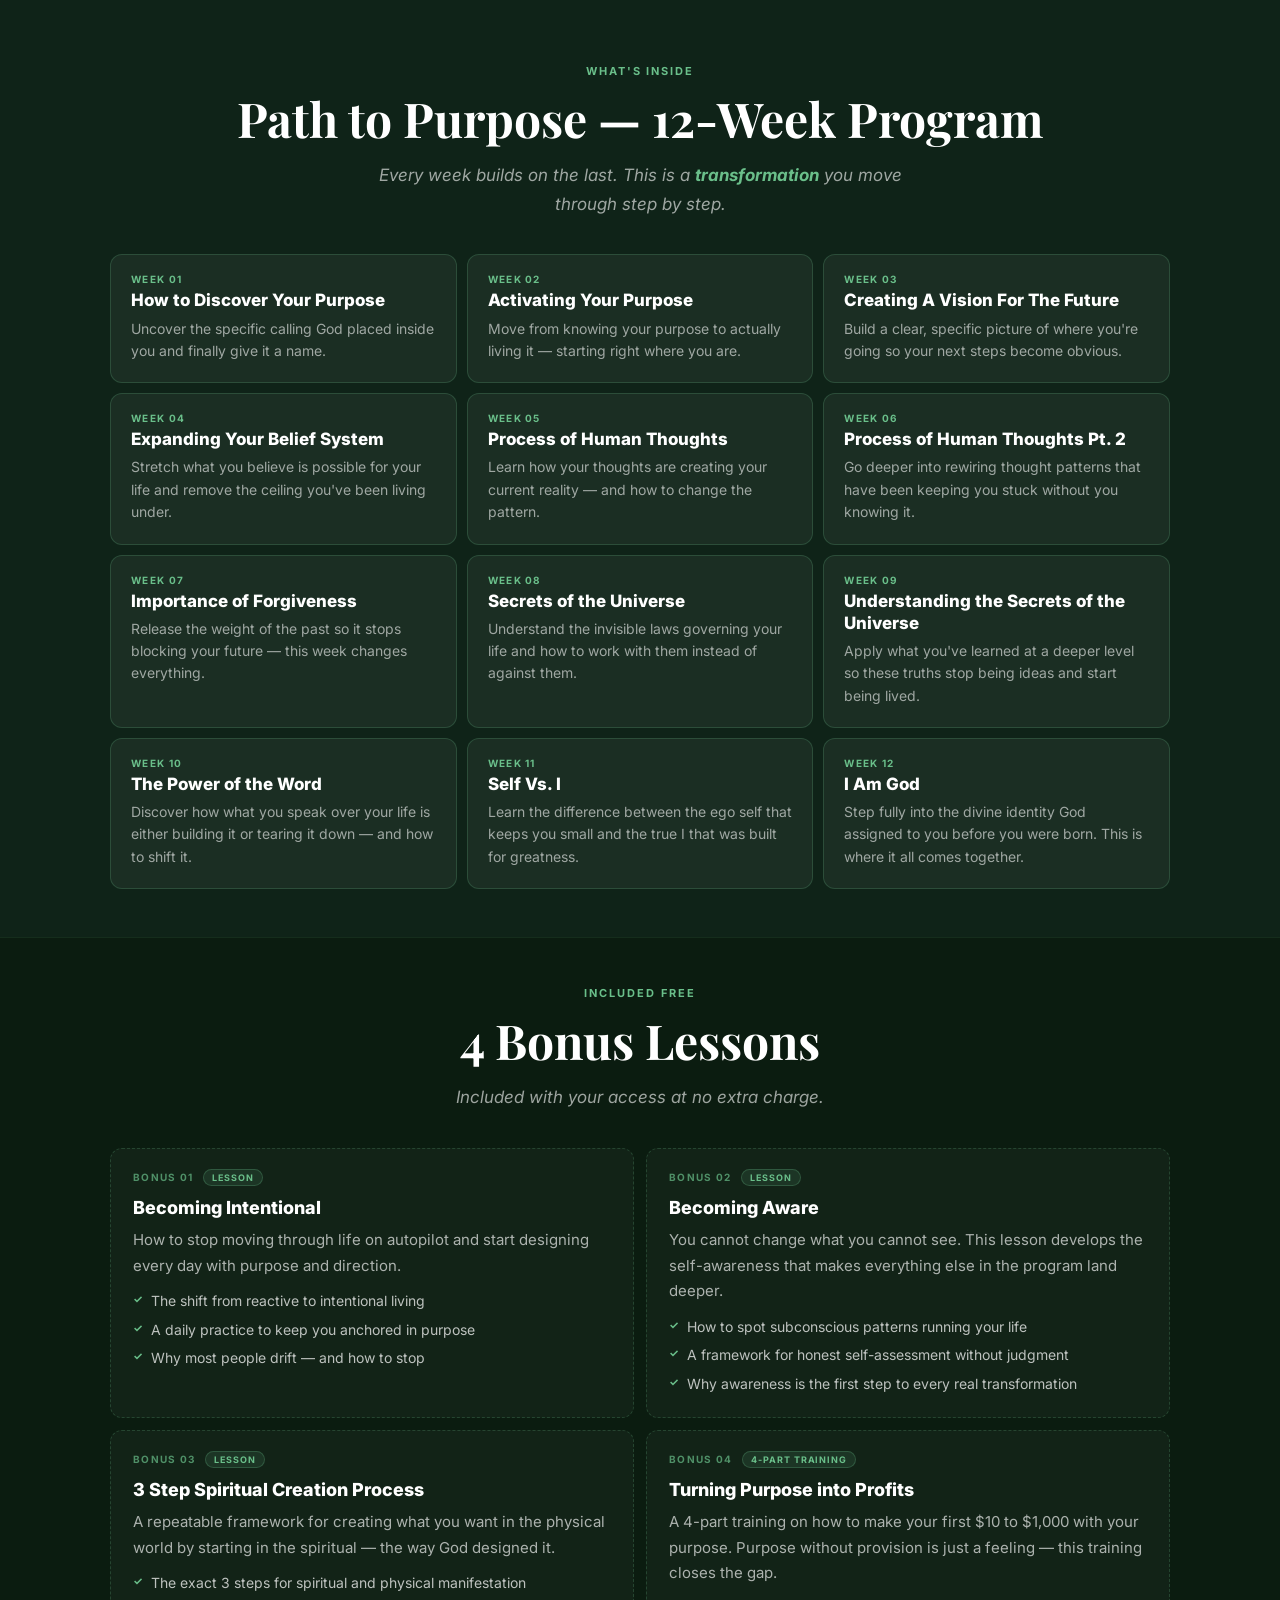
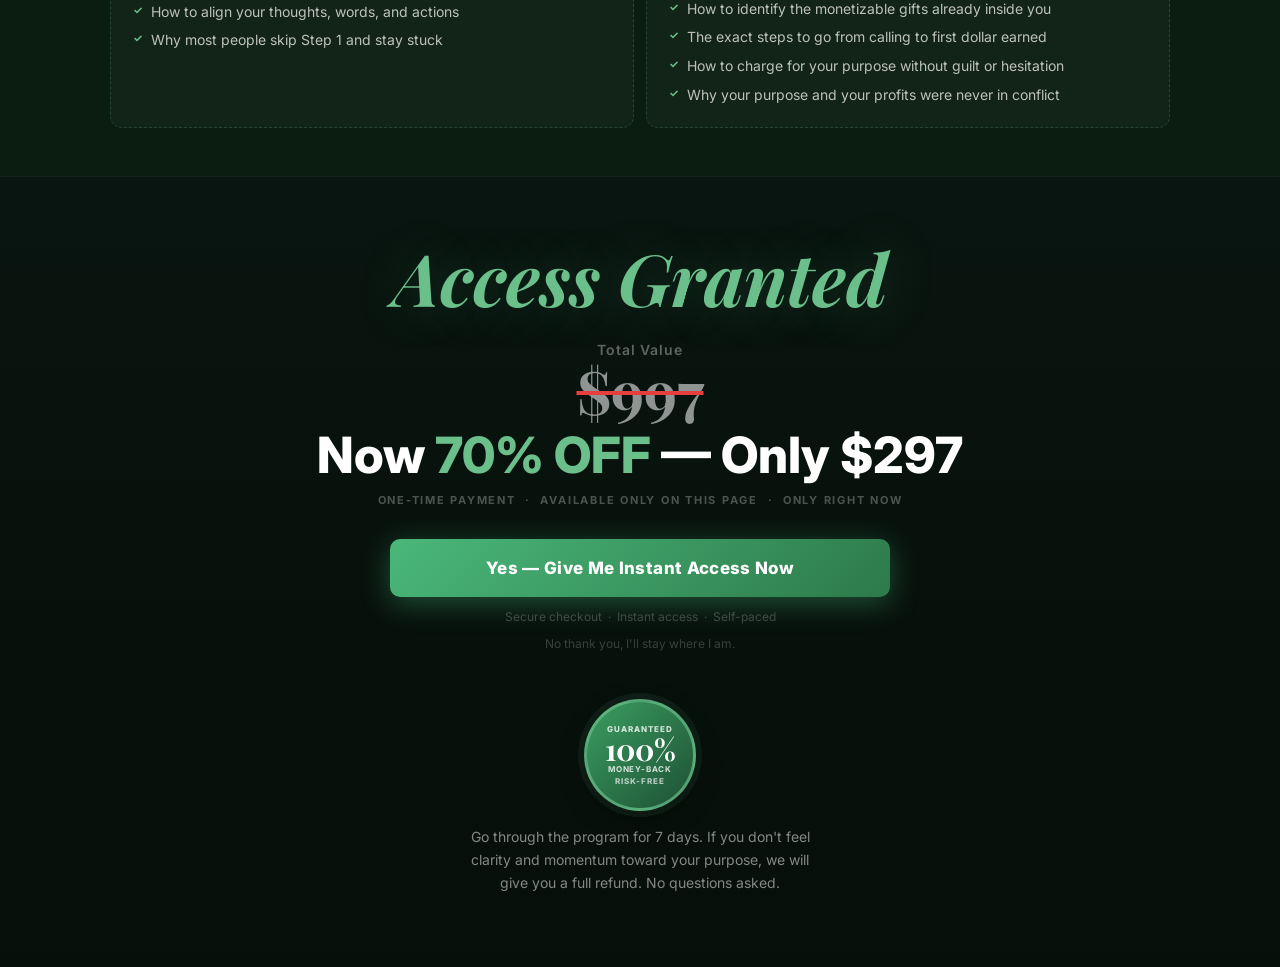
<file: worldofpurpose/weeks-section.html>
<!DOCTYPE html>
<html lang="en">
<head>
<meta charset="UTF-8"/>
<meta name="viewport" content="width=device-width, initial-scale=1.0"/>
<link href="https://fonts.googleapis.com/css2?family=Inter:wght@300;400;600;700;800&family=Playfair+Display:ital,wght@0,700;1,700&display=swap" rel="stylesheet"/>
<style>
  * { box-sizing: border-box; margin: 0; padding: 0; }
  body { font-family: 'Inter', sans-serif; background: #0f2318; }

  .section-label {
    text-align: center;
    font-size: 11px;
    font-weight: 700;
    letter-spacing: 0.18em;
    text-transform: uppercase;
    color: #6abf8a;
    margin-bottom: 12px;
  }

  .section-heading {
    font-family: 'Playfair Display', Georgia, serif;
    font-size: clamp(28px, 4.5vw, 48px);
    font-weight: 700;
    color: #ffffff;
    text-align: center;
    line-height: 1.18;
    margin-bottom: 14px;
  }

  .section-sub {
    font-size: 17px;
    color: rgba(255,255,255,0.6);
    text-align: center;
    max-width: 580px;
    margin: 0 auto 36px;
    line-height: 1.7;
    font-style: italic;
  }
  .section-sub strong { color: #6abf8a; font-style: italic; }

  /* ─── CURRICULUM ─── */
  .curriculum-section {
    background: #0f2318;
    padding: 64px 24px 48px;
  }

  .wop-grid {
    display: grid;
    grid-template-columns: repeat(3, 1fr);
    gap: 10px;
    max-width: 1060px;
    margin: 0 auto;
  }

  .wop-card {
    background: rgba(255,255,255,0.05);
    border: 1px solid rgba(106,191,138,0.22);
    border-radius: 12px;
    padding: 18px 20px 20px;
    position: relative;
    overflow: hidden;
    transition: transform 0.25s, background 0.25s, border-color 0.25s, box-shadow 0.25s;
    cursor: default;
  }
  .wop-card::before {
    content: '';
    position: absolute;
    top: 0; left: 0; right: 0;
    height: 2px;
    background: linear-gradient(90deg, transparent, #6abf8a, transparent);
    transform: scaleX(0);
    transition: transform 0.32s ease;
  }
  .wop-card:hover {
    transform: translateY(-3px);
    background: rgba(106,191,138,0.09);
    border-color: rgba(106,191,138,0.45);
    box-shadow: 0 8px 28px rgba(0,0,0,0.3);
  }
  .wop-card:hover::before { transform: scaleX(1); }

  .wop-card.highlighted {
    background: rgba(106,191,138,0.1);
    border-color: #6abf8a;
    box-shadow: 0 0 0 1px rgba(106,191,138,0.2), 0 6px 24px rgba(106,191,138,0.1);
  }
  .wop-card.highlighted::before { transform: scaleX(1); }

  .wop-week-num {
    font-size: 10px;
    font-weight: 700;
    letter-spacing: 0.13em;
    text-transform: uppercase;
    color: #6abf8a;
    margin-bottom: 4px;
  }
  .wop-week-title {
    font-size: 17px;
    font-weight: 800;
    color: #ffffff;
    line-height: 1.3;
    margin-bottom: 6px;
  }
  .wop-week-desc {
    font-size: 14px;
    color: rgba(255,255,255,0.58);
    line-height: 1.6;
    font-weight: 400;
  }
  .you-are-here {
    display: inline-block;
    background: #6abf8a;
    color: #0d1f14;
    font-size: 9px;
    font-weight: 800;
    letter-spacing: 0.1em;
    text-transform: uppercase;
    padding: 2px 8px;
    border-radius: 50px;
    margin-top: 6px;
  }

  /* ─── BONUS SECTION ─── */
  .bonus-section {
    background: #0b1c10;
    padding: 48px 24px;
    border-top: 1px solid rgba(106,191,138,0.1);
  }

  .bonus-intro-row {
    display: flex;
    align-items: center;
    gap: 10px;
    justify-content: center;
    margin-bottom: 28px;
    flex-wrap: wrap;
  }
  .bonus-tag {
    background: #6abf8a;
    color: #0d1f14;
    font-size: 10px;
    font-weight: 800;
    letter-spacing: 0.14em;
    text-transform: uppercase;
    padding: 4px 12px;
    border-radius: 50px;
  }
  .bonus-intro-text {
    font-size: 14px;
    color: rgba(255,255,255,0.5);
    font-style: italic;
  }

  .bonus-grid {
    display: grid;
    grid-template-columns: repeat(2, 1fr);
    gap: 12px;
    max-width: 1060px;
    margin: 0 auto;
  }

  .bonus-card {
    background: rgba(255,255,255,0.03);
    border: 1px dashed rgba(106,191,138,0.22);
    border-radius: 12px;
    padding: 20px 22px 22px;
    transition: background 0.25s, border-color 0.25s;
  }
  .bonus-card:hover {
    background: rgba(106,191,138,0.06);
    border-color: rgba(106,191,138,0.4);
  }

  .bonus-card-header {
    display: flex;
    align-items: center;
    gap: 10px;
    margin-bottom: 10px;
    flex-wrap: wrap;
  }
  .bonus-number {
    font-size: 10px;
    font-weight: 700;
    letter-spacing: 0.13em;
    text-transform: uppercase;
    color: rgba(106,191,138,0.7);
  }
  .bonus-type-pill {
    font-size: 9px;
    font-weight: 700;
    letter-spacing: 0.1em;
    text-transform: uppercase;
    background: rgba(106,191,138,0.12);
    color: #6abf8a;
    border: 1px solid rgba(106,191,138,0.25);
    padding: 2px 8px;
    border-radius: 50px;
  }
  .bonus-title {
    font-size: 18px;
    font-weight: 800;
    color: #ffffff;
    margin-bottom: 8px;
    line-height: 1.3;
  }
  .bonus-desc {
    font-size: 15px;
    color: rgba(255,255,255,0.65);
    line-height: 1.7;
    margin-bottom: 12px;
  }
  .bonus-perks {
    list-style: none;
    display: flex;
    flex-direction: column;
    gap: 7px;
  }
  .bonus-perks li {
    display: flex;
    align-items: flex-start;
    gap: 8px;
    font-size: 14px;
    color: rgba(255,255,255,0.72);
    line-height: 1.55;
  }
  .bonus-perks li::before {
    content: '✓';
    color: #6abf8a;
    font-weight: 700;
    font-size: 11px;
    margin-top: 1px;
    flex-shrink: 0;
  }

  /* ─── PRICING ─── */
  .pricing-block {
    background: linear-gradient(180deg, #091510 0%, #060f0a 100%);
    border-top: 1px solid rgba(106,191,138,0.12);
    padding: 64px 24px 72px;
    text-align: center;
  }

  .access-granted {
    font-family: 'Playfair Display', Georgia, serif;
    font-size: clamp(40px, 8vw, 72px);
    font-weight: 700;
    font-style: italic;
    color: #6abf8a;
    line-height: 1;
    margin-bottom: 28px;
    text-shadow: 0 0 50px rgba(106,191,138,0.25);
  }

  .was-price-row {
    margin-bottom: 8px;
  }
  .was-label {
    font-size: 14px;
    font-weight: 600;
    color: rgba(255,255,255,0.35);
    letter-spacing: 0.06em;
    display: block;
    margin-bottom: 2px;
  }
  .was-price-num {
    font-family: 'Playfair Display', serif;
    font-size: clamp(36px, 6vw, 60px);
    font-weight: 700;
    color: rgba(255,255,255,0.55);
    text-decoration: line-through;
    text-decoration-color: #e53e3e;
    text-decoration-thickness: 4px;
    line-height: 1;
  }

  .discount-line {
    font-size: clamp(26px, 4.5vw, 50px);
    font-weight: 800;
    color: #ffffff;
    line-height: 1.1;
    margin-bottom: 10px;
  }
  .discount-line .pct { color: #6abf8a; }

  .page-only {
    font-size: 11px;
    font-weight: 700;
    letter-spacing: 0.16em;
    text-transform: uppercase;
    color: rgba(255,255,255,0.28);
    margin-bottom: 32px;
  }

  .cta-btn {
    display: block;
    background: linear-gradient(135deg, #4ab87a, #2d7a4a);
    color: #ffffff;
    font-size: 17px;
    font-weight: 800;
    padding: 19px 36px;
    border-radius: 10px;
    text-decoration: none;
    letter-spacing: 0.02em;
    transition: transform 0.18s, box-shadow 0.18s;
    box-shadow: 0 6px 28px rgba(74,184,122,0.38);
    max-width: 500px;
    margin: 0 auto 12px;
  }
  .cta-btn:hover {
    transform: translateY(-2px);
    box-shadow: 0 12px 40px rgba(74,184,122,0.48);
  }
  .secure-note {
    font-size: 12px;
    color: rgba(255,255,255,0.22);
    margin-bottom: 12px;
  }
  .decline-link {
    display: block;
    font-size: 12px;
    color: rgba(255,255,255,0.2);
    text-decoration: none;
    margin-bottom: 48px;
    cursor: pointer;
    transition: color 0.2s;
  }
  .decline-link:hover { color: rgba(255,255,255,0.42); }

  .guarantee-wrap {
    display: flex;
    flex-direction: column;
    align-items: center;
    gap: 14px;
    max-width: 360px;
    margin: 0 auto;
  }
  .badge-ring {
    width: 112px;
    height: 112px;
    border-radius: 50%;
    background: linear-gradient(135deg, #3a9e60, #1e5035);
    border: 3px solid rgba(106,191,138,0.7);
    display: flex;
    flex-direction: column;
    align-items: center;
    justify-content: center;
    box-shadow: 0 0 0 6px rgba(106,191,138,0.08), 0 8px 24px rgba(0,0,0,0.4);
  }
  .badge-ring .b-top { font-size: 8px; font-weight: 800; letter-spacing: 0.12em; text-transform: uppercase; color: rgba(255,255,255,0.8); }
  .badge-ring .b-pct { font-family: 'Playfair Display', serif; font-size: 30px; font-weight: 700; color: #ffffff; line-height: 1; }
  .badge-ring .b-mid { font-size: 8px; font-weight: 700; letter-spacing: 0.1em; text-transform: uppercase; color: rgba(255,255,255,0.8); }
  .badge-ring .b-bot { font-size: 8px; font-weight: 800; letter-spacing: 0.12em; text-transform: uppercase; color: rgba(255,255,255,0.65); margin-top: 2px; }
  .guarantee-text {
    font-size: 14px;
    color: rgba(255,255,255,0.5);
    line-height: 1.65;
    text-align: center;
  }

  /* ─── CHECKOUT MODAL ─── */
  .checkout-overlay {
    display: none;
    position: fixed;
    inset: 0;
    background: rgba(0,0,0,0.85);
    z-index: 9999;
    align-items: center;
    justify-content: center;
    padding: 16px;
  }
  .checkout-overlay.open {
    display: flex;
  }

  .checkout-modal {
    background: #0f2318;
    border: 1px solid rgba(106,191,138,0.3);
    border-radius: 16px;
    width: 100%;
    max-width: 560px;
    max-height: 90vh;
    display: flex;
    flex-direction: column;
    overflow: hidden;
    box-shadow: 0 24px 80px rgba(0,0,0,0.7);
    position: relative;
  }

  .checkout-modal-header {
    display: flex;
    align-items: center;
    justify-content: space-between;
    padding: 16px 20px;
    border-bottom: 1px solid rgba(106,191,138,0.15);
    flex-shrink: 0;
  }

  .checkout-modal-title {
    font-size: 15px;
    font-weight: 700;
    color: #ffffff;
  }
  .checkout-modal-title span {
    color: #6abf8a;
  }

  .checkout-close {
    background: rgba(255,255,255,0.06);
    border: none;
    color: rgba(255,255,255,0.6);
    font-size: 20px;
    width: 32px;
    height: 32px;
    border-radius: 50%;
    cursor: pointer;
    display: flex;
    align-items: center;
    justify-content: center;
    transition: background 0.2s, color 0.2s;
    line-height: 1;
  }
  .checkout-close:hover {
    background: rgba(255,255,255,0.12);
    color: #ffffff;
  }

  .checkout-iframe-wrap {
    flex: 1;
    overflow: hidden;
    min-height: 500px;
  }
  .checkout-iframe-wrap iframe {
    width: 100%;
    height: 100%;
    border: none;
    display: block;
  }

  /* Fallback shown if iframe is blocked */
  .checkout-fallback {
    display: none;
    flex-direction: column;
    align-items: center;
    justify-content: center;
    gap: 16px;
    padding: 40px 24px;
    text-align: center;
    min-height: 300px;
  }
  .checkout-fallback p {
    font-size: 15px;
    color: rgba(255,255,255,0.65);
    line-height: 1.65;
    max-width: 360px;
  }
  .checkout-fallback a {
    display: inline-block;
    background: linear-gradient(135deg, #4ab87a, #2d7a4a);
    color: #ffffff;
    font-size: 16px;
    font-weight: 800;
    padding: 16px 32px;
    border-radius: 10px;
    text-decoration: none;
    box-shadow: 0 6px 24px rgba(74,184,122,0.38);
  }

  /* ─── RESPONSIVE ─── */
  @media (max-width: 760px) {
    .wop-grid { grid-template-columns: 1fr 1fr; }
    .bonus-grid { grid-template-columns: 1fr; }
    .curriculum-section { padding: 48px 16px 36px; }
    .bonus-section { padding: 36px 16px; }
    .pricing-block { padding: 48px 16px 56px; }
  }
  @media (max-width: 440px) {
    .wop-grid { grid-template-columns: 1fr; }
  }
</style>
</head>
<body>

<!-- ─── CURRICULUM ─── -->
<section class="curriculum-section">
  <p class="section-label">What's Inside</p>
  <h2 class="section-heading">Path to Purpose — 12-Week Program</h2>
  <p class="section-sub">Every week builds on the last. This is a <strong>transformation</strong> you move through step by step.</p>

  <div class="wop-grid">

    <div class="wop-card">
      <p class="wop-week-num">Week 01</p>
      <p class="wop-week-title">How to Discover Your Purpose</p>
      <p class="wop-week-desc">Uncover the specific calling God placed inside you and finally give it a name.</p>
    </div>

    <div class="wop-card">
      <p class="wop-week-num">Week 02</p>
      <p class="wop-week-title">Activating Your Purpose</p>
      <p class="wop-week-desc">Move from knowing your purpose to actually living it — starting right where you are.</p>
    </div>

    <div class="wop-card">
      <p class="wop-week-num">Week 03</p>
      <p class="wop-week-title">Creating A Vision For The Future</p>
      <p class="wop-week-desc">Build a clear, specific picture of where you're going so your next steps become obvious.</p>
    </div>

    <div class="wop-card">
      <p class="wop-week-num">Week 04</p>
      <p class="wop-week-title">Expanding Your Belief System</p>
      <p class="wop-week-desc">Stretch what you believe is possible for your life and remove the ceiling you've been living under.</p>
    </div>

    <div class="wop-card">
      <p class="wop-week-num">Week 05</p>
      <p class="wop-week-title">Process of Human Thoughts</p>
      <p class="wop-week-desc">Learn how your thoughts are creating your current reality — and how to change the pattern.</p>
    </div>

    <div class="wop-card">
      <p class="wop-week-num">Week 06</p>
      <p class="wop-week-title">Process of Human Thoughts Pt. 2</p>
      <p class="wop-week-desc">Go deeper into rewiring thought patterns that have been keeping you stuck without you knowing it.</p>
    </div>

    <div class="wop-card">
      <p class="wop-week-num">Week 07</p>
      <p class="wop-week-title">Importance of Forgiveness</p>
      <p class="wop-week-desc">Release the weight of the past so it stops blocking your future — this week changes everything.</p>
    </div>

    <div class="wop-card">
      <p class="wop-week-num">Week 08</p>
      <p class="wop-week-title">Secrets of the Universe</p>
      <p class="wop-week-desc">Understand the invisible laws governing your life and how to work with them instead of against them.</p>
    </div>

    <div class="wop-card">
      <p class="wop-week-num">Week 09</p>
      <p class="wop-week-title">Understanding the Secrets of the Universe</p>
      <p class="wop-week-desc">Apply what you've learned at a deeper level so these truths stop being ideas and start being lived.</p>
    </div>

    <div class="wop-card">
      <p class="wop-week-num">Week 10</p>
      <p class="wop-week-title">The Power of the Word</p>
      <p class="wop-week-desc">Discover how what you speak over your life is either building it or tearing it down — and how to shift it.</p>
    </div>

    <div class="wop-card">
      <p class="wop-week-num">Week 11</p>
      <p class="wop-week-title">Self Vs. I</p>
      <p class="wop-week-desc">Learn the difference between the ego self that keeps you small and the true I that was built for greatness.</p>
    </div>

    <div class="wop-card">
      <p class="wop-week-num">Week 12</p>
      <p class="wop-week-title">I Am God</p>
      <p class="wop-week-desc">Step fully into the divine identity God assigned to you before you were born. This is where it all comes together.</p>
    </div>

  </div>
</section>

<!-- ─── BONUSES ─── -->
<section class="bonus-section">
  <p class="section-label">Included Free</p>
  <h2 class="section-heading">4 Bonus Lessons</h2>
  <p class="section-sub">Included with your access at no extra charge.</p>

  <div class="bonus-grid">

    <div class="bonus-card">
      <div class="bonus-card-header">
        <span class="bonus-number">Bonus 01</span>
        <span class="bonus-type-pill">Lesson</span>
      </div>
      <p class="bonus-title">Becoming Intentional</p>
      <p class="bonus-desc">How to stop moving through life on autopilot and start designing every day with purpose and direction.</p>
      <ul class="bonus-perks">
        <li>The shift from reactive to intentional living</li>
        <li>A daily practice to keep you anchored in purpose</li>
        <li>Why most people drift — and how to stop</li>
      </ul>
    </div>

    <div class="bonus-card">
      <div class="bonus-card-header">
        <span class="bonus-number">Bonus 02</span>
        <span class="bonus-type-pill">Lesson</span>
      </div>
      <p class="bonus-title">Becoming Aware</p>
      <p class="bonus-desc">You cannot change what you cannot see. This lesson develops the self-awareness that makes everything else in the program land deeper.</p>
      <ul class="bonus-perks">
        <li>How to spot subconscious patterns running your life</li>
        <li>A framework for honest self-assessment without judgment</li>
        <li>Why awareness is the first step to every real transformation</li>
      </ul>
    </div>

    <div class="bonus-card">
      <div class="bonus-card-header">
        <span class="bonus-number">Bonus 03</span>
        <span class="bonus-type-pill">Lesson</span>
      </div>
      <p class="bonus-title">3 Step Spiritual Creation Process</p>
      <p class="bonus-desc">A repeatable framework for creating what you want in the physical world by starting in the spiritual — the way God designed it.</p>
      <ul class="bonus-perks">
        <li>The exact 3 steps for spiritual and physical manifestation</li>
        <li>How to align your thoughts, words, and actions</li>
        <li>Why most people skip Step 1 and stay stuck</li>
      </ul>
    </div>

    <div class="bonus-card">
      <div class="bonus-card-header">
        <span class="bonus-number">Bonus 04</span>
        <span class="bonus-type-pill">4-Part Training</span>
      </div>
      <p class="bonus-title">Turning Purpose into Profits</p>
      <p class="bonus-desc">A 4-part training on how to make your first $10 to $1,000 with your purpose. Purpose without provision is just a feeling — this training closes the gap.</p>
      <ul class="bonus-perks">
        <li>How to identify the monetizable gifts already inside you</li>
        <li>The exact steps to go from calling to first dollar earned</li>
        <li>How to charge for your purpose without guilt or hesitation</li>
        <li>Why your purpose and your profits were never in conflict</li>
      </ul>
    </div>

  </div>
</section>

<!-- ─── PRICING ─── -->
<div class="pricing-block">

  <p class="access-granted">Access Granted</p>

  <div class="was-price-row">
    <span class="was-label">Total Value</span>
    <div class="was-price-num">$997</div>
  </div>

  <p class="discount-line">Now <span class="pct">70% OFF</span> — Only $297</p>
  <p class="page-only">One-time payment &nbsp;·&nbsp; Available only on this page &nbsp;·&nbsp; Only right now</p>

  <button onclick="openCheckout()" class="cta-btn">Yes — Give Me Instant Access Now</button>
  <p class="secure-note">Secure checkout &nbsp;·&nbsp; Instant access &nbsp;·&nbsp; Self-paced</p>
  <a href="#" class="decline-link">No thank you, I'll stay where I am.</a>

  <div class="guarantee-wrap">
    <div class="badge-ring">
      <span class="b-top">Guaranteed</span>
      <span class="b-pct">100%</span>
      <span class="b-mid">Money-Back</span>
      <span class="b-bot">Risk-Free</span>
    </div>
    <p class="guarantee-text">
      Go through the program for 7 days. If you don't feel clarity and momentum toward your purpose, we will give you a full refund. No questions asked.
    </p>
  </div>

</div>

<!-- ─── CHECKOUT MODAL ─── -->
<div class="checkout-overlay" id="checkoutOverlay">
  <div class="checkout-modal">

    <div class="checkout-modal-header">
      <p class="checkout-modal-title">Path to Purpose &nbsp;<span>— $297</span></p>
      <button class="checkout-close" onclick="closeCheckout()">✕</button>
    </div>

    <div class="checkout-iframe-wrap" id="iframeWrap">
      <iframe
        id="checkoutFrame"
        src=""
        data-src="https://www.fanbasis.com/agency-checkout/world-of-purpose/R59xq"
        allow="payment"
        title="Path to Purpose Checkout">
      </iframe>
    </div>

    <div class="checkout-fallback" id="checkoutFallback">
      <p>Click below to complete your purchase securely on our checkout page.</p>
      <a href="https://www.fanbasis.com/agency-checkout/world-of-purpose/R59xq" target="_blank" rel="noopener">
        Complete My Purchase →
      </a>
    </div>

  </div>
</div>

<style>
  .cta-btn {
    font-family: 'Inter', sans-serif;
    border: none;
    cursor: pointer;
    width: 100%;
    max-width: 500px;
  }
  body.modal-open { overflow: hidden; }
</style>

<script>
  const CHECKOUT_URL = 'https://www.fanbasis.com/agency-checkout/world-of-purpose/R59xq';

  function openCheckout() {
    const overlay = document.getElementById('checkoutOverlay');
    const frame = document.getElementById('checkoutFrame');
    const fallback = document.getElementById('checkoutFallback');
    const iframeWrap = document.getElementById('iframeWrap');

    // Lazy-load the iframe src on first open
    if (!frame.src || frame.src === window.location.href) {
      frame.src = CHECKOUT_URL;
    }

    overlay.classList.add('open');
    document.body.classList.add('modal-open');

    // Detect if iframe was blocked (X-Frame-Options) after short delay
    setTimeout(function() {
      try {
        // If we can access contentDocument it loaded; if blocked it throws or is null
        var doc = frame.contentDocument || frame.contentWindow.document;
        if (!doc || doc.body === null || doc.body.innerHTML === '') {
          showFallback(iframeWrap, fallback);
        }
      } catch(e) {
        showFallback(iframeWrap, fallback);
      }
    }, 3000);
  }

  function showFallback(iframeWrap, fallback) {
    iframeWrap.style.display = 'none';
    fallback.style.display = 'flex';
  }

  function closeCheckout() {
    document.getElementById('checkoutOverlay').classList.remove('open');
    document.body.classList.remove('modal-open');
  }

  // Close on overlay background click
  document.getElementById('checkoutOverlay').addEventListener('click', function(e) {
    if (e.target === this) closeCheckout();
  });

  // Close on Escape key
  document.addEventListener('keydown', function(e) {
    if (e.key === 'Escape') closeCheckout();
  });
</script>

</body>
</html>
</file>
<file: css/style.css>
/* ============================================
   OLIVE YOUR LIFE — Cooking Class Website
   ============================================ */

/* ---- Reset & Base ---- */
*, *::before, *::after {
  box-sizing: border-box;
  margin: 0;
  padding: 0;
}

:root {
  --olive:        #5a7a2e;
  --olive-dark:   #3d5520;
  --olive-light:  #8aab4f;
  --cream:        #faf7f0;
  --cream-dark:   #f0ead8;
  --brown:        #6b4c2a;
  --text:         #2c2c2c;
  --text-light:   #666;
  --white:        #ffffff;
  --shadow:       0 4px 24px rgba(0,0,0,0.08);
  --shadow-lg:    0 12px 48px rgba(0,0,0,0.14);
  --radius:       12px;
  --transition:   0.3s ease;
}

html { scroll-behavior: smooth; }

body {
  font-family: 'Lato', sans-serif;
  color: var(--text);
  background: var(--white);
  line-height: 1.7;
}

a { color: inherit; text-decoration: none; }
img { max-width: 100%; display: block; }
ul { list-style: none; }

.container {
  max-width: 1160px;
  margin: 0 auto;
  padding: 0 24px;
}

/* ---- Typography ---- */
h1, h2, h3, h4 {
  font-family: 'Playfair Display', serif;
  line-height: 1.25;
}

h1 { font-size: clamp(2.4rem, 5vw, 4rem); }
h2 { font-size: clamp(1.8rem, 3.5vw, 2.8rem); }
h3 { font-size: 1.4rem; }

em { font-style: italic; color: var(--olive); }

.section-label {
  font-size: 0.78rem;
  font-weight: 700;
  letter-spacing: 0.14em;
  text-transform: uppercase;
  color: var(--olive);
  margin-bottom: 0.6rem;
}

.section-header {
  text-align: center;
  max-width: 620px;
  margin: 0 auto 3.5rem;
}

.section-sub {
  margin-top: 1rem;
  color: var(--text-light);
  font-size: 1.05rem;
}

/* ---- Buttons ---- */
.btn {
  display: inline-block;
  padding: 0.85rem 2rem;
  border-radius: 50px;
  font-weight: 700;
  font-size: 0.95rem;
  letter-spacing: 0.03em;
  transition: var(--transition);
  cursor: pointer;
  border: 2px solid transparent;
}

.btn-primary {
  background: var(--olive);
  color: var(--white);
  border-color: var(--olive);
}
.btn-primary:hover {
  background: var(--olive-dark);
  border-color: var(--olive-dark);
  transform: translateY(-2px);
  box-shadow: 0 6px 20px rgba(90,122,46,0.35);
}

.btn-outline {
  background: transparent;
  color: var(--white);
  border-color: rgba(255,255,255,0.7);
}
.btn-outline:hover {
  background: rgba(255,255,255,0.15);
  border-color: var(--white);
}

.btn-outline-dark {
  background: transparent;
  color: var(--olive);
  border-color: var(--olive);
}
.btn-outline-dark:hover {
  background: var(--olive);
  color: var(--white);
  transform: translateY(-2px);
}

.btn-nav {
  background: var(--olive);
  color: var(--white) !important;
  padding: 0.55rem 1.4rem;
  border-radius: 50px;
  font-weight: 700;
  transition: var(--transition);
}
.btn-nav:hover {
  background: var(--olive-dark);
}

.btn-full { width: 100%; text-align: center; }

/* ---- Navbar ---- */
.navbar {
  position: fixed;
  top: 0; left: 0; right: 0;
  z-index: 1000;
  padding: 1.1rem 0;
  transition: background var(--transition), box-shadow var(--transition), padding var(--transition);
}

.navbar.scrolled {
  background: rgba(255,255,255,0.97);
  box-shadow: 0 2px 16px rgba(0,0,0,0.09);
  padding: 0.7rem 0;
}

.navbar.scrolled .nav-logo,
.navbar.scrolled .nav-links li a {
  color: var(--text);
}

.nav-container {
  display: flex;
  align-items: center;
  justify-content: space-between;
}

.nav-logo {
  font-family: 'Playfair Display', serif;
  font-size: 1.35rem;
  font-weight: 700;
  color: var(--white);
  display: flex;
  align-items: center;
  gap: 0.4rem;
  transition: color var(--transition);
}

.logo-olive {
  color: var(--olive-light);
  font-size: 1.1rem;
}

.nav-links {
  display: flex;
  align-items: center;
  gap: 2rem;
}

.nav-links li a {
  color: rgba(255,255,255,0.92);
  font-weight: 400;
  font-size: 0.95rem;
  transition: color var(--transition);
}

.nav-links li a:hover { color: var(--olive-light); }

.navbar.scrolled .nav-links li a:hover { color: var(--olive); }

.nav-toggle {
  display: none;
  flex-direction: column;
  gap: 5px;
  background: none;
  border: none;
  cursor: pointer;
  padding: 4px;
}

.nav-toggle span {
  display: block;
  width: 24px;
  height: 2px;
  background: var(--white);
  border-radius: 2px;
  transition: var(--transition);
}

.navbar.scrolled .nav-toggle span { background: var(--text); }

/* ---- Hero ---- */
.hero {
  position: relative;
  min-height: 100vh;
  display: flex;
  align-items: center;
  justify-content: center;
  background:
    linear-gradient(135deg,
      rgba(61,85,32,0.82) 0%,
      rgba(90,122,46,0.6) 50%,
      rgba(107,76,42,0.75) 100%),
    url('https://images.unsplash.com/photo-1556909114-f6e7ad7d3136?w=1600&q=80') center/cover no-repeat;
  color: var(--white);
  text-align: center;
  padding-top: 80px;
}

.hero-overlay {
  position: absolute;
  inset: 0;
  background: radial-gradient(ellipse at center, transparent 40%, rgba(0,0,0,0.3) 100%);
}

.hero-content {
  position: relative;
  z-index: 1;
  max-width: 760px;
}

.hero-tagline {
  font-size: 0.82rem;
  font-weight: 700;
  letter-spacing: 0.2em;
  text-transform: uppercase;
  color: rgba(255,255,255,0.8);
  margin-bottom: 1rem;
}

.hero-content h1 {
  margin-bottom: 1.2rem;
  text-shadow: 0 2px 12px rgba(0,0,0,0.3);
}

.hero-sub {
  font-size: 1.15rem;
  color: rgba(255,255,255,0.88);
  margin-bottom: 2.2rem;
  max-width: 560px;
  margin-left: auto;
  margin-right: auto;
}

.hero-buttons {
  display: flex;
  gap: 1rem;
  justify-content: center;
  flex-wrap: wrap;
}

.hero-scroll-hint {
  position: absolute;
  bottom: 2.5rem;
  left: 50%;
  transform: translateX(-50%);
  display: flex;
  flex-direction: column;
  align-items: center;
  gap: 0.4rem;
  color: rgba(255,255,255,0.6);
  font-size: 0.75rem;
  letter-spacing: 0.08em;
}

.scroll-arrow {
  width: 20px;
  height: 20px;
  border-right: 2px solid rgba(255,255,255,0.5);
  border-bottom: 2px solid rgba(255,255,255,0.5);
  transform: rotate(45deg);
  animation: scrollBounce 1.5s infinite;
}

@keyframes scrollBounce {
  0%, 100% { transform: rotate(45deg) translateY(0); }
  50% { transform: rotate(45deg) translateY(5px); }
}

/* ---- Section ---- */
.section { padding: 6rem 0; }

/* ---- About ---- */
.about { background: var(--cream); }

.about-grid {
  display: grid;
  grid-template-columns: 1fr 1fr;
  gap: 5rem;
  align-items: center;
}

.about-image {
  position: relative;
}

.about-img-placeholder {
  width: 100%;
  aspect-ratio: 4/5;
  background: linear-gradient(135deg, var(--olive) 0%, var(--brown) 100%);
  border-radius: var(--radius);
  display: flex;
  align-items: center;
  justify-content: center;
  font-size: 8rem;
  box-shadow: var(--shadow-lg);
}

.about-badge {
  position: absolute;
  bottom: -1.5rem;
  right: -1.5rem;
  background: var(--white);
  border-radius: var(--radius);
  padding: 1.2rem 1.5rem;
  box-shadow: var(--shadow-lg);
  text-align: center;
}

.about-badge strong {
  display: block;
  font-family: 'Playfair Display', serif;
  font-size: 2rem;
  color: var(--olive);
}

.about-badge span {
  font-size: 0.8rem;
  color: var(--text-light);
  white-space: nowrap;
}

.about-text h2 { margin-bottom: 1.2rem; }
.about-text p { color: var(--text-light); margin-bottom: 1rem; }

.about-features {
  margin: 1.8rem 0;
  display: flex;
  flex-direction: column;
  gap: 0.6rem;
}

.about-features li {
  display: flex;
  align-items: center;
  gap: 0.7rem;
  font-weight: 400;
}

.check {
  display: inline-flex;
  align-items: center;
  justify-content: center;
  width: 22px;
  height: 22px;
  background: var(--olive);
  color: var(--white);
  border-radius: 50%;
  font-size: 0.7rem;
  flex-shrink: 0;
}

/* ---- Classes ---- */
.classes { background: var(--white); }

.classes-grid {
  display: grid;
  grid-template-columns: repeat(3, 1fr);
  gap: 2rem;
}

.class-card {
  background: var(--white);
  border: 1.5px solid #eee;
  border-radius: var(--radius);
  padding: 2rem;
  position: relative;
  transition: transform var(--transition), box-shadow var(--transition);
}

.class-card:hover {
  transform: translateY(-6px);
  box-shadow: var(--shadow-lg);
}

.class-card.featured {
  border-color: var(--olive);
  background: linear-gradient(135deg, #f6faee 0%, #fff 100%);
}

.class-badge {
  position: absolute;
  top: -0.75rem;
  left: 50%;
  transform: translateX(-50%);
  background: var(--olive);
  color: var(--white);
  font-size: 0.72rem;
  font-weight: 700;
  letter-spacing: 0.08em;
  text-transform: uppercase;
  padding: 0.3rem 1rem;
  border-radius: 50px;
  white-space: nowrap;
}

.class-icon {
  font-size: 2.5rem;
  margin-bottom: 0.8rem;
}

.class-level {
  display: inline-block;
  font-size: 0.72rem;
  font-weight: 700;
  text-transform: uppercase;
  letter-spacing: 0.1em;
  padding: 0.25rem 0.8rem;
  border-radius: 50px;
  margin-bottom: 0.8rem;
}

.beginner    { background: #e8f5e0; color: #3a6b1a; }
.intermediate { background: #fff3e0; color: #a05800; }
.advanced    { background: #fde0e0; color: #a02020; }

.class-card h3 { margin-bottom: 0.7rem; }
.class-card p  { color: var(--text-light); font-size: 0.95rem; margin-bottom: 1.2rem; }

.class-details {
  display: flex;
  flex-direction: column;
  gap: 0.3rem;
  margin-bottom: 1.2rem;
  font-size: 0.875rem;
  color: var(--text-light);
}

.class-price {
  font-family: 'Playfair Display', serif;
  font-size: 1.7rem;
  font-weight: 700;
  color: var(--olive);
  margin-bottom: 1.2rem;
}

.class-price span {
  font-family: 'Lato', sans-serif;
  font-size: 0.85rem;
  font-weight: 400;
  color: var(--text-light);
}

/* ---- Testimonials ---- */
.testimonials { background: var(--cream); }

.testimonials-grid {
  display: grid;
  grid-template-columns: repeat(3, 1fr);
  gap: 2rem;
}

.testimonial-card {
  background: var(--white);
  border-radius: var(--radius);
  padding: 2rem;
  box-shadow: var(--shadow);
}

.stars {
  color: #f5a623;
  font-size: 1rem;
  letter-spacing: 2px;
  margin-bottom: 1rem;
}

.testimonial-card p {
  color: var(--text-light);
  font-style: italic;
  margin-bottom: 1.5rem;
  font-size: 0.97rem;
}

.testimonial-author {
  display: flex;
  align-items: center;
  gap: 0.9rem;
}

.author-avatar {
  width: 42px;
  height: 42px;
  background: var(--olive);
  color: var(--white);
  border-radius: 50%;
  display: flex;
  align-items: center;
  justify-content: center;
  font-weight: 700;
  font-size: 1rem;
  flex-shrink: 0;
}

.testimonial-author strong { display: block; font-size: 0.95rem; }
.testimonial-author span   { font-size: 0.8rem; color: var(--text-light); }

/* ---- Gallery ---- */
.gallery { background: var(--white); }

.gallery-grid {
  display: grid;
  grid-template-columns: repeat(3, 1fr);
  grid-template-rows: auto auto;
  gap: 1rem;
  margin-bottom: 1.5rem;
}

.gallery-item {
  background: var(--cream-dark);
  border-radius: var(--radius);
  display: flex;
  align-items: center;
  justify-content: center;
  font-size: 5rem;
  aspect-ratio: 1;
  transition: transform var(--transition), box-shadow var(--transition);
  cursor: pointer;
}

.gallery-item:hover {
  transform: scale(1.03);
  box-shadow: var(--shadow-lg);
}

.g1 { background: linear-gradient(135deg, #d4e8b0, #a8cc72); }
.g2 { background: linear-gradient(135deg, #f5deb3, #deb887); }
.g3 { background: linear-gradient(135deg, #c8e6c9, #81c784); }
.g4 { background: linear-gradient(135deg, #ffe0b2, #ffb74d); }
.g5 { background: linear-gradient(135deg, #e1f5fe, #81d4fa); }
.g6 { background: linear-gradient(135deg, #fce4ec, #f48fb1); }

.gallery-note {
  text-align: center;
  color: var(--text-light);
  font-size: 0.95rem;
}

.gallery-note a {
  color: var(--olive);
  font-weight: 700;
}
.gallery-note a:hover { text-decoration: underline; }

/* ---- Contact ---- */
.contact { background: var(--cream); }

.contact-grid {
  display: grid;
  grid-template-columns: 1fr 1.6fr;
  gap: 5rem;
  align-items: start;
}

.contact-info h2 { margin-bottom: 1rem; }
.contact-info > p { color: var(--text-light); margin-bottom: 2rem; }

.contact-details {
  display: flex;
  flex-direction: column;
  gap: 1.4rem;
}

.contact-details li {
  display: flex;
  align-items: flex-start;
  gap: 1rem;
}

.contact-icon {
  font-size: 1.4rem;
  margin-top: 0.1rem;
}

.contact-details a {
  color: var(--olive);
}
.contact-details a:hover { text-decoration: underline; }

/* ---- Form ---- */
.contact-form {
  background: var(--white);
  border-radius: var(--radius);
  padding: 2.5rem;
  box-shadow: var(--shadow);
}

.form-row {
  display: grid;
  grid-template-columns: 1fr 1fr;
  gap: 1rem;
}

.form-group {
  margin-bottom: 1.2rem;
}

.form-group label {
  display: block;
  font-size: 0.85rem;
  font-weight: 700;
  margin-bottom: 0.4rem;
  color: var(--text);
}

.form-group input,
.form-group select,
.form-group textarea {
  width: 100%;
  padding: 0.75rem 1rem;
  border: 1.5px solid #ddd;
  border-radius: 8px;
  font-family: 'Lato', sans-serif;
  font-size: 0.95rem;
  color: var(--text);
  background: var(--white);
  transition: border-color var(--transition), box-shadow var(--transition);
  outline: none;
}

.form-group input:focus,
.form-group select:focus,
.form-group textarea:focus {
  border-color: var(--olive);
  box-shadow: 0 0 0 3px rgba(90,122,46,0.12);
}

.form-group input.error,
.form-group select.error,
.form-group textarea.error {
  border-color: #c0392b;
}

.form-group textarea { resize: vertical; }

.form-success {
  display: none;
  margin-top: 1rem;
  padding: 1rem;
  background: #e8f5e0;
  color: var(--olive-dark);
  border-radius: 8px;
  text-align: center;
  font-weight: 700;
}

/* ---- Footer ---- */
.footer {
  background: var(--text);
  color: rgba(255,255,255,0.75);
  padding: 3rem 0 0;
}

.footer-inner {
  display: flex;
  align-items: flex-start;
  justify-content: space-between;
  gap: 2rem;
  flex-wrap: wrap;
  padding-bottom: 2.5rem;
  border-bottom: 1px solid rgba(255,255,255,0.1);
}

.footer-brand strong {
  font-family: 'Playfair Display', serif;
  color: var(--white);
  font-size: 1.2rem;
}

.footer-brand p {
  font-size: 0.875rem;
  margin-top: 0.5rem;
  max-width: 260px;
}

.footer-links {
  display: flex;
  gap: 1.5rem;
  flex-wrap: wrap;
}

.footer-links a {
  font-size: 0.9rem;
  transition: color var(--transition);
}
.footer-links a:hover { color: var(--white); }

.footer-social {
  display: flex;
  gap: 1rem;
}

.footer-social a {
  display: flex;
  align-items: center;
  justify-content: center;
  width: 40px;
  height: 40px;
  border-radius: 50%;
  border: 1px solid rgba(255,255,255,0.2);
  font-size: 1.1rem;
  transition: var(--transition);
}
.footer-social a:hover {
  background: var(--olive);
  border-color: var(--olive);
}

.footer-bottom {
  padding: 1.2rem 24px;
  text-align: center;
  font-size: 0.8rem;
  color: rgba(255,255,255,0.4);
}

/* ---- Responsive ---- */
@media (max-width: 1024px) {
  .classes-grid { grid-template-columns: repeat(2, 1fr); }
  .about-grid   { gap: 3rem; }
}

@media (max-width: 768px) {
  .section { padding: 4rem 0; }

  .nav-links {
    display: none;
    position: fixed;
    inset: 0;
    background: rgba(44,44,44,0.97);
    flex-direction: column;
    justify-content: center;
    align-items: center;
    gap: 2.5rem;
    z-index: 999;
  }

  .nav-links.open { display: flex; }

  .nav-links li a {
    font-size: 1.3rem;
    color: var(--white) !important;
  }

  .nav-toggle { display: flex; z-index: 1000; }

  .nav-toggle.active span:nth-child(1) { transform: rotate(45deg) translate(5px, 5px); }
  .nav-toggle.active span:nth-child(2) { opacity: 0; }
  .nav-toggle.active span:nth-child(3) { transform: rotate(-45deg) translate(5px, -5px); }

  .about-grid {
    grid-template-columns: 1fr;
    gap: 3rem;
  }

  .about-badge {
    bottom: -1rem;
    right: 1rem;
  }

  .classes-grid { grid-template-columns: 1fr; }

  .testimonials-grid { grid-template-columns: 1fr; }

  .gallery-grid { grid-template-columns: repeat(2, 1fr); }

  .contact-grid {
    grid-template-columns: 1fr;
    gap: 3rem;
  }

  .form-row { grid-template-columns: 1fr; }

  .footer-inner {
    flex-direction: column;
    align-items: center;
    text-align: center;
  }

  .footer-brand p { margin: 0.5rem auto 0; }
}

@media (max-width: 480px) {
  .hero-buttons { flex-direction: column; align-items: center; }
  .gallery-grid  { grid-template-columns: repeat(2, 1fr); }
  .contact-form  { padding: 1.5rem; }
}
</file>
